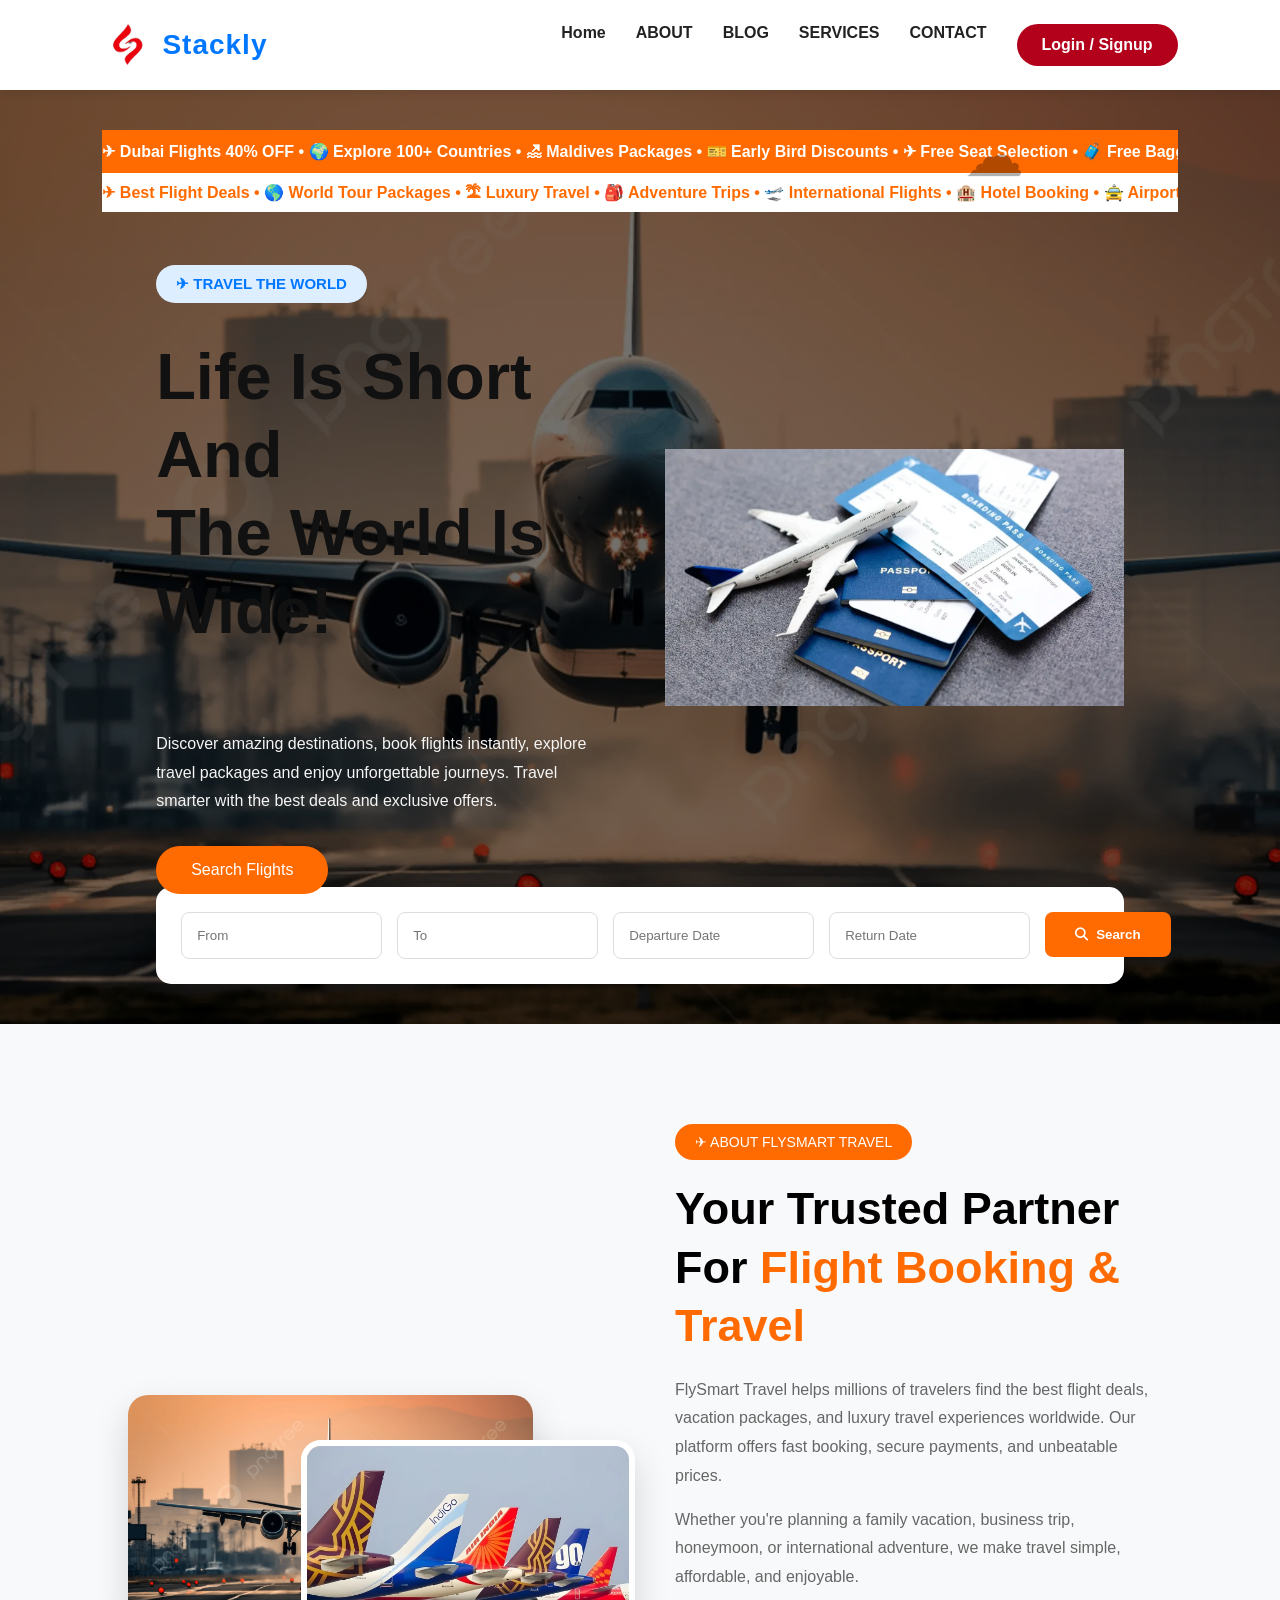
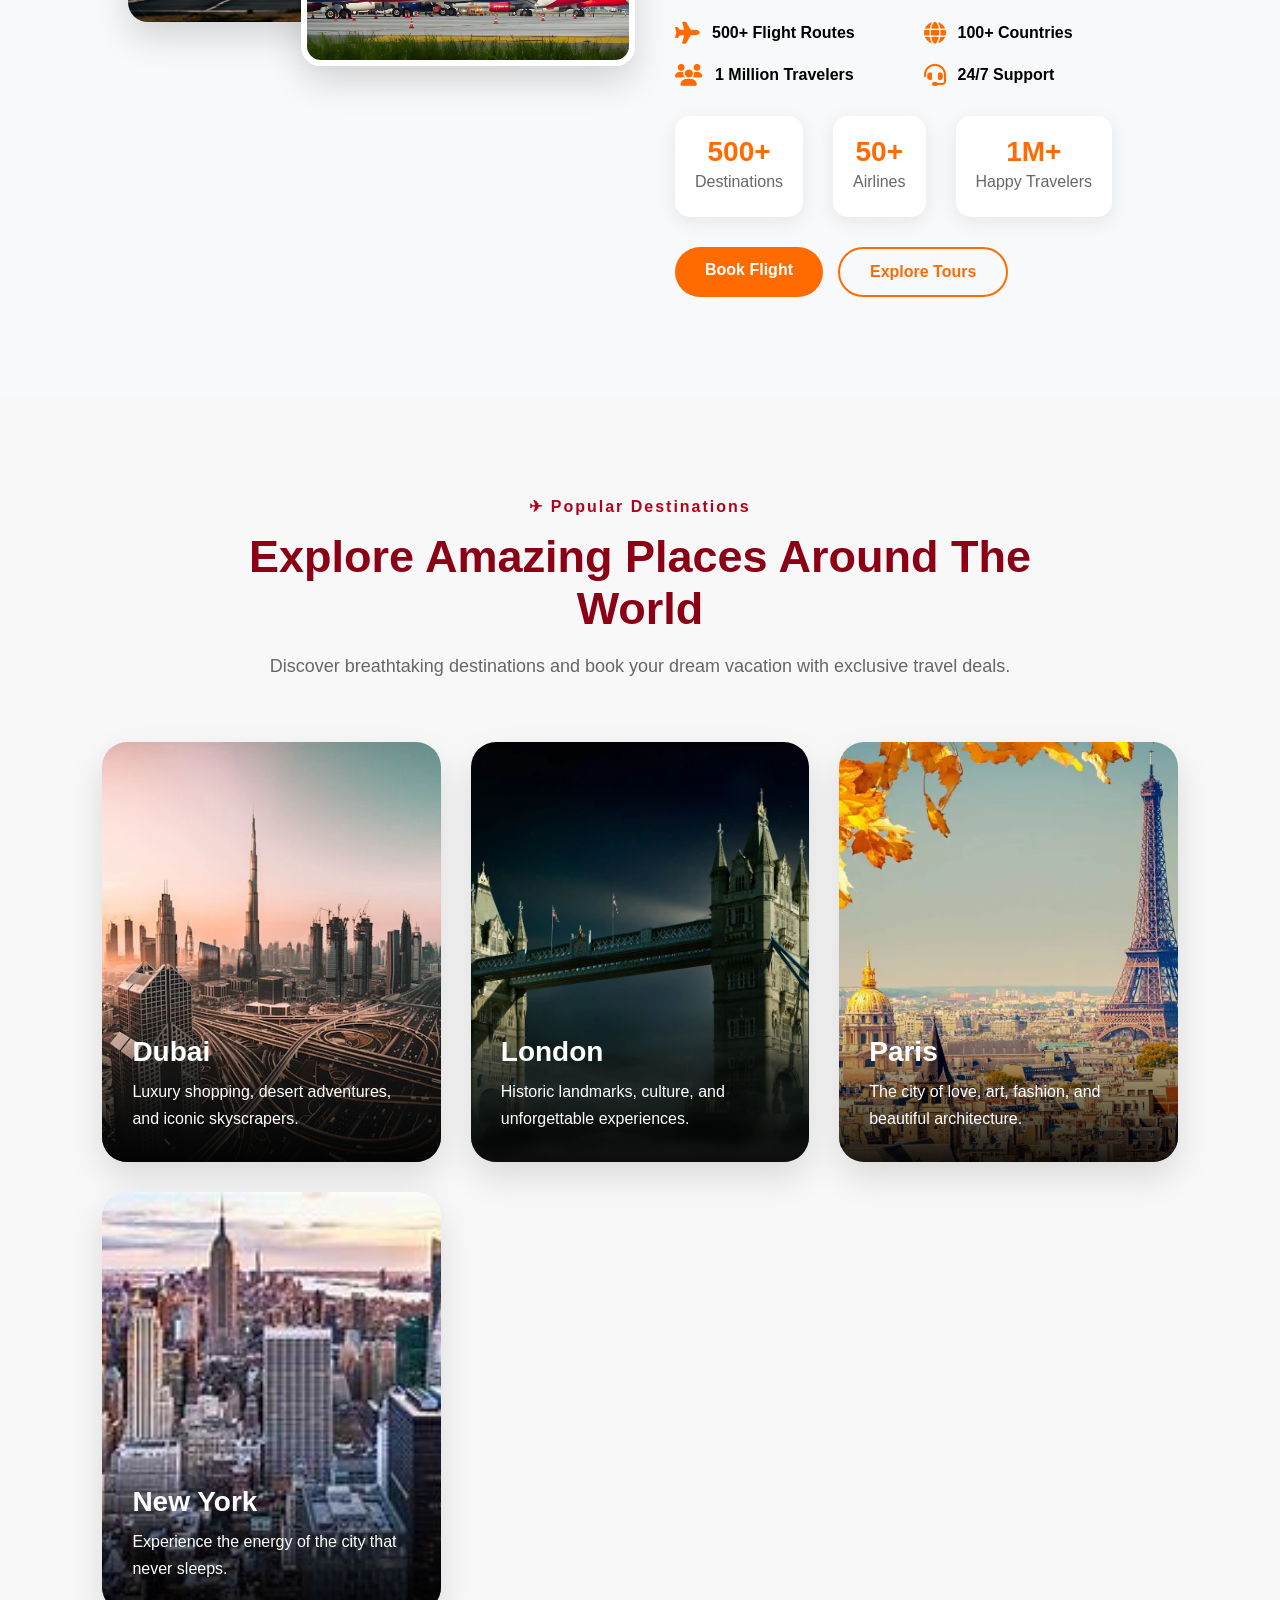
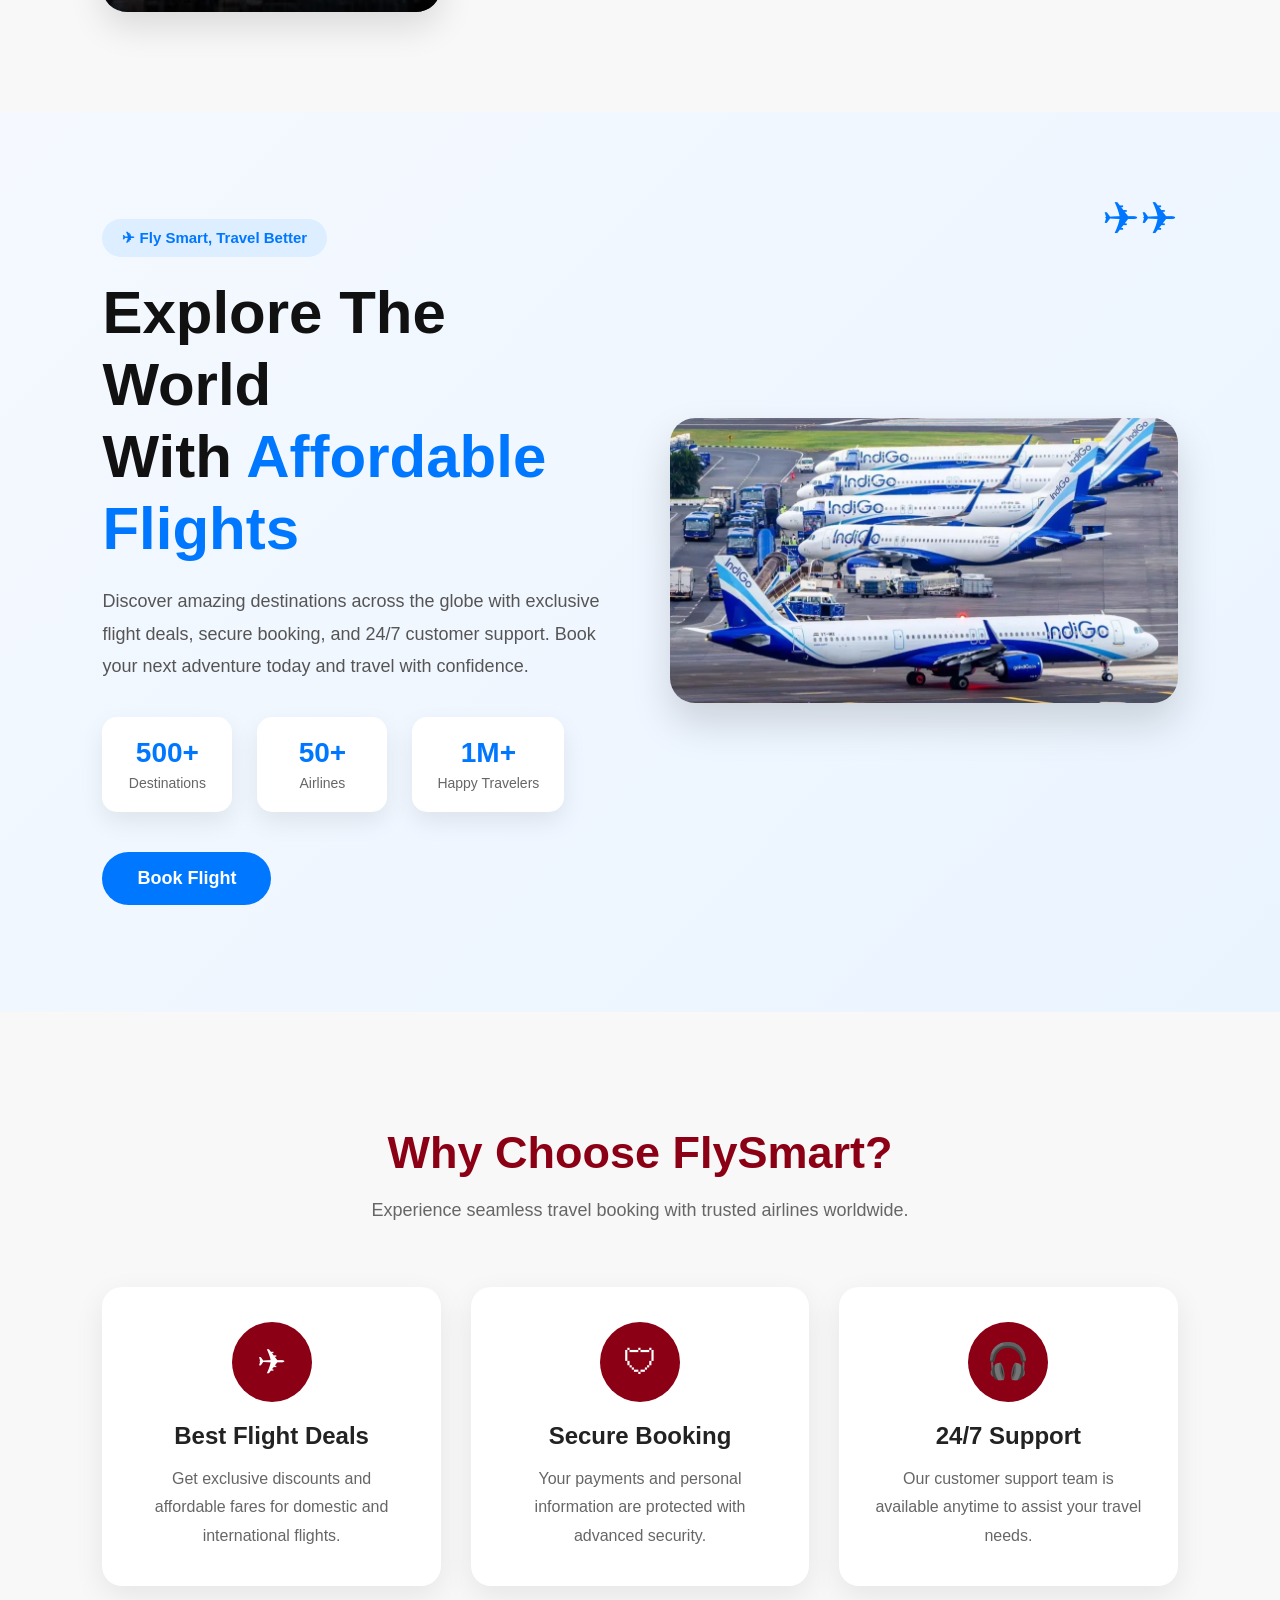
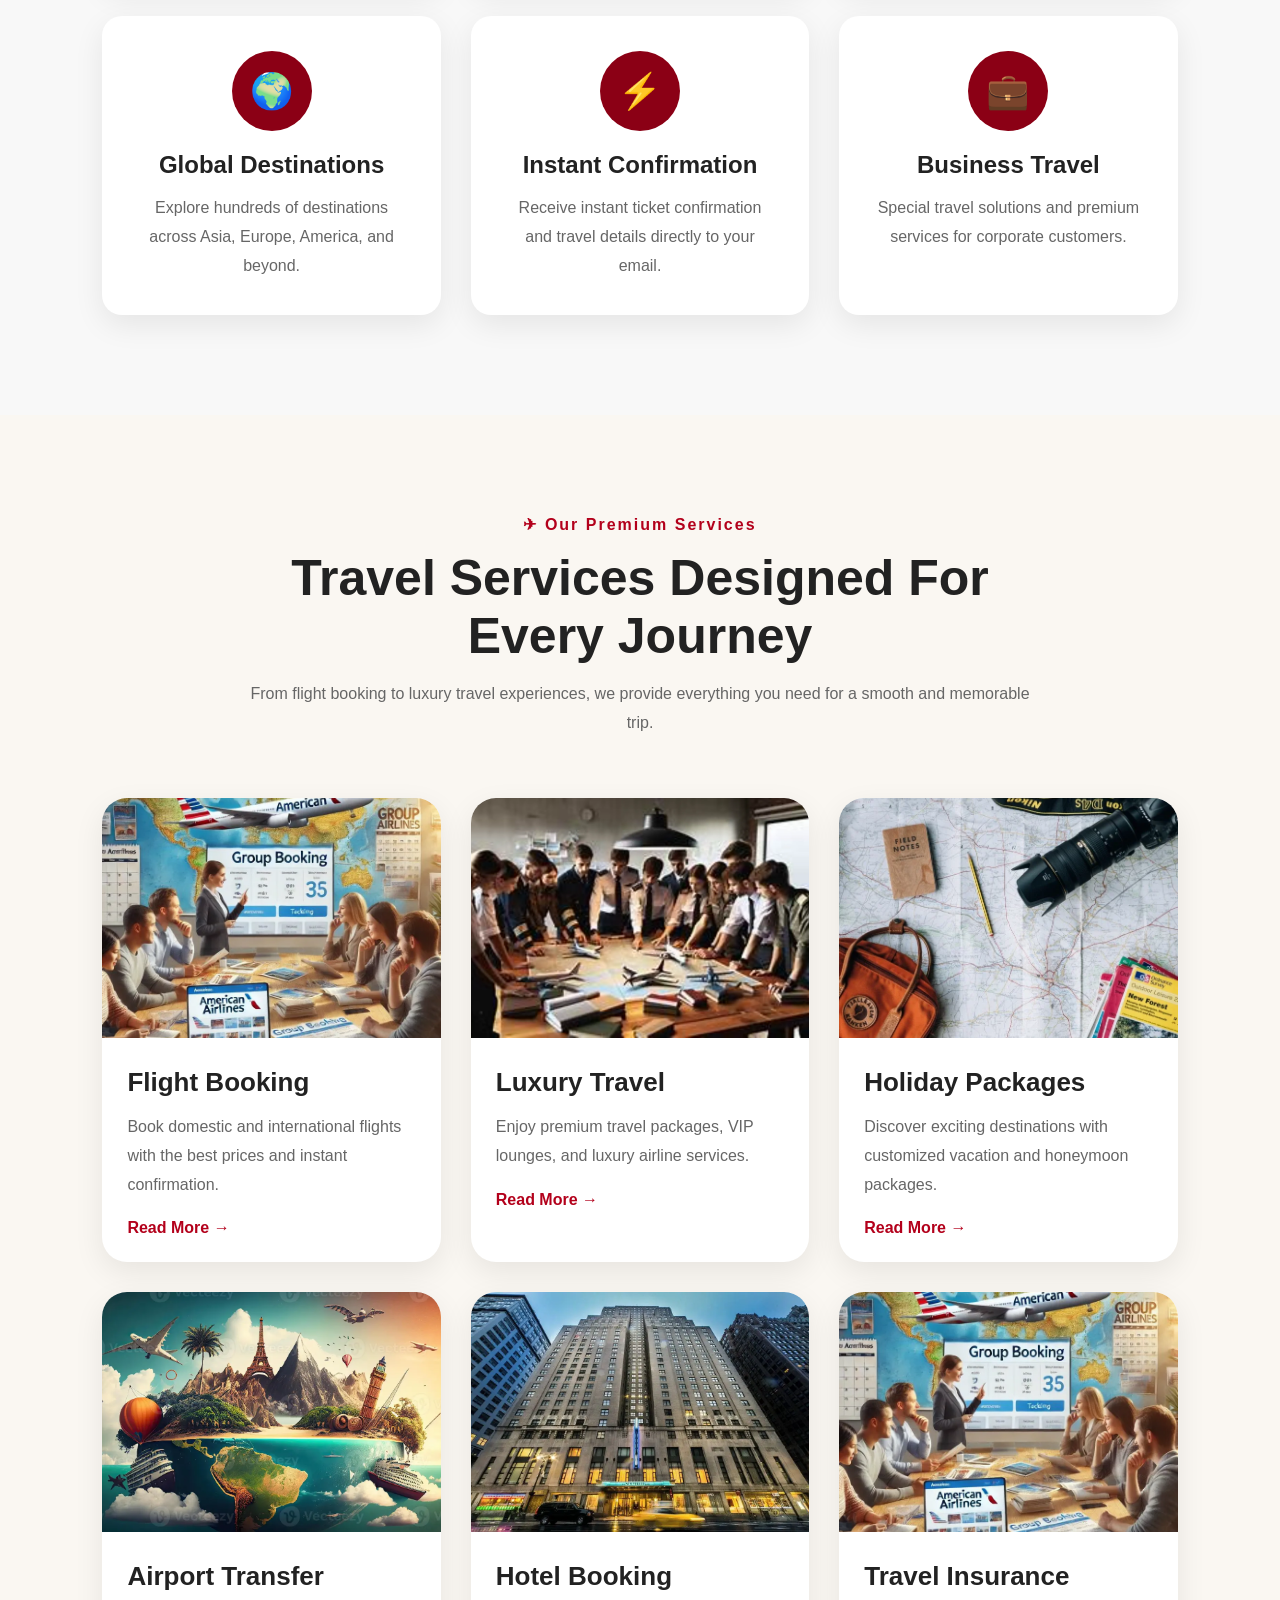
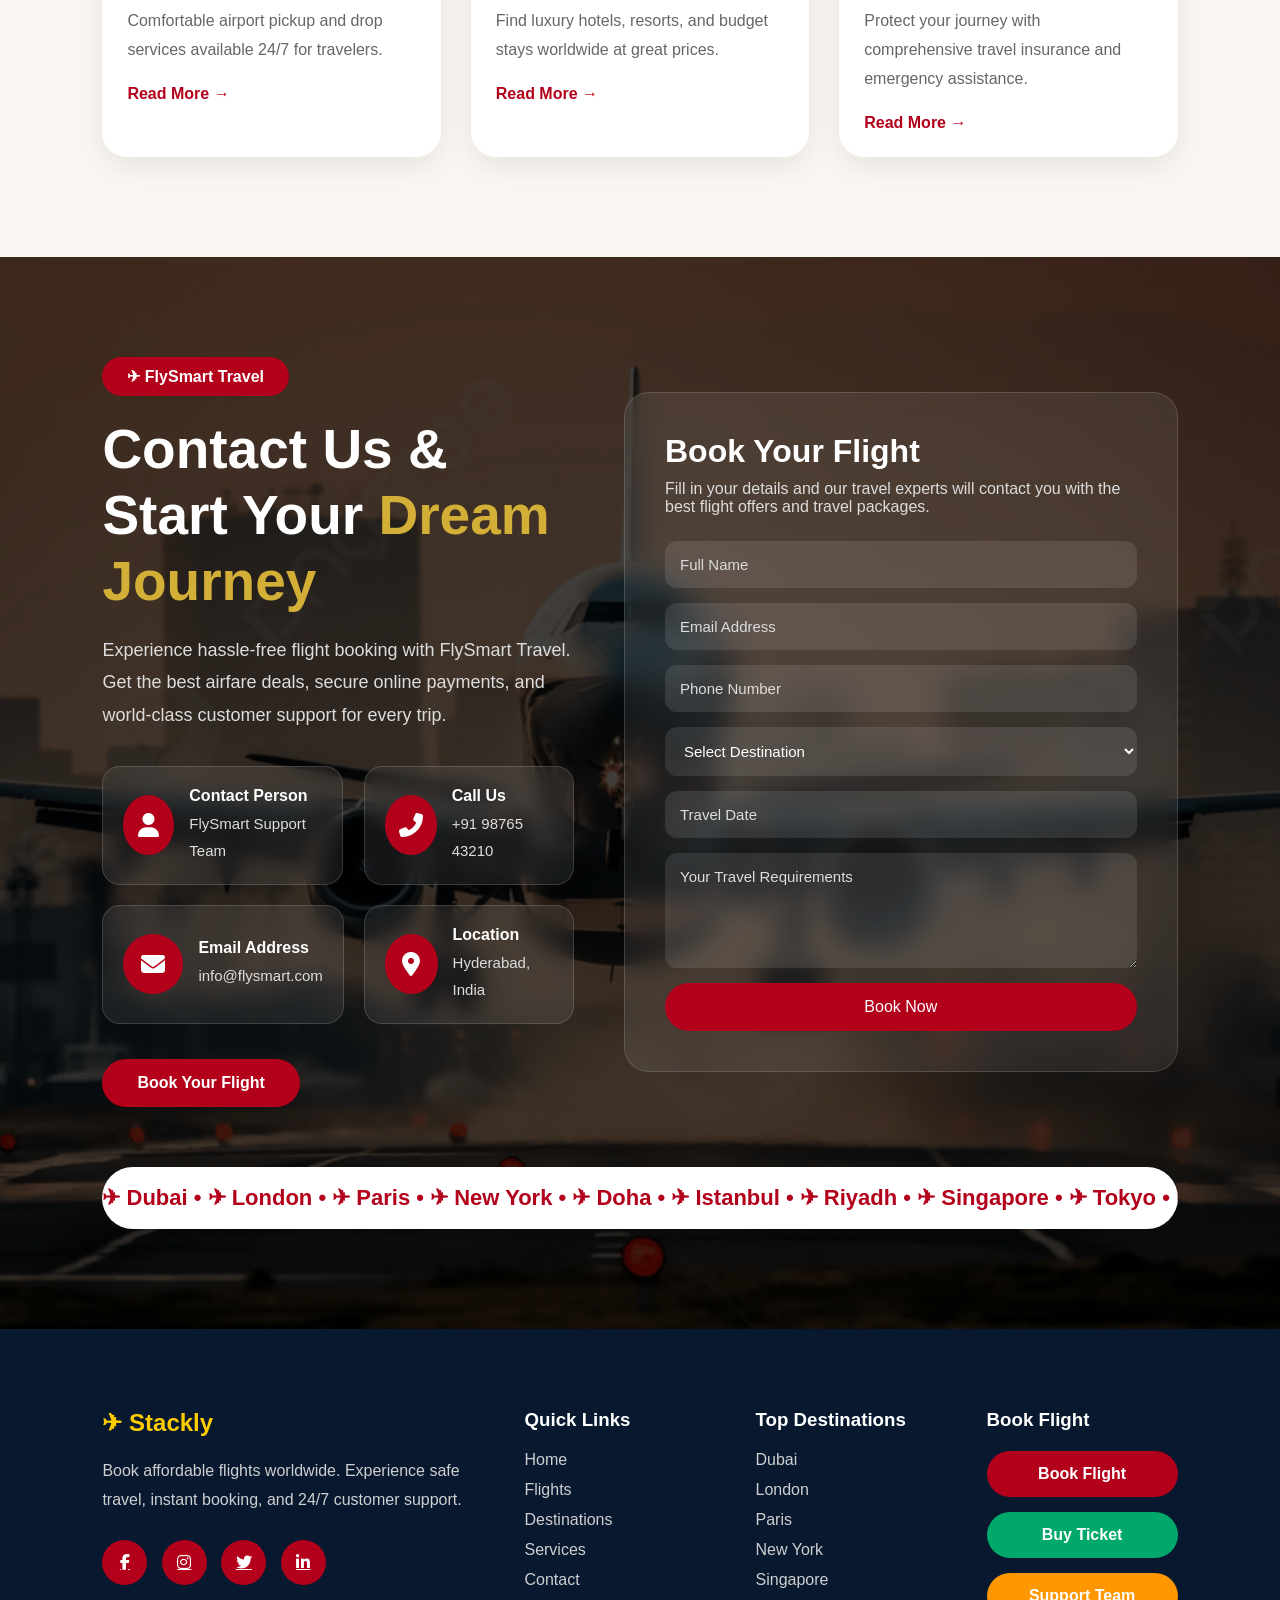
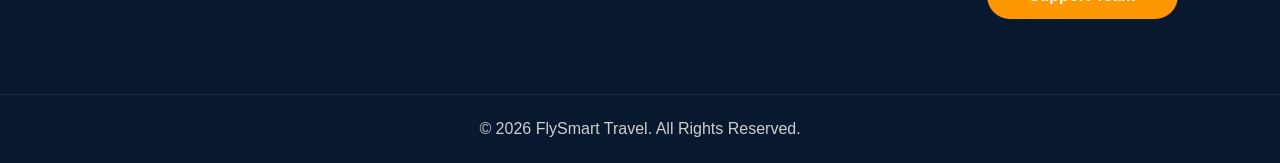
<file: index.html>
<!DOCTYPE html>
<html lang="en">
<head>
    <meta charset="UTF-8">
    <meta name="viewport" content="width=device-width, initial-scale=1.0">
    <title>Trip Travel Website</title>

    <link rel="stylesheet" href="style.css">

    <link rel="stylesheet"
        href="https://cdnjs.cloudflare.com/ajax/libs/font-awesome/6.5.1/css/all.min.css">
</head>
<body>

    <!-- Header -->
<header>
   <div class="logo">
    <a href="index.html">
    <img src="image-12.webp" alt="Stackly Logo">
    <span>Stackly</span>
    </a>
</div>

    <!-- Toggle Button -->
    <div class="menu-toggle" id="menuToggle">
        <i class="fas fa-bars"></i>
    </div>

    <nav id="navbar">
        <a href="index.html">Home</a>
        <a href="about.html">ABOUT</a>
        <a href="blog.html">BLOG</a>
        <a href="services.html">SERVICES</a>
        <a href="contact.html">CONTACT</a>
    
<a href="login.html" class="login-btn">
    Login / Signup
</a>
    </nav>

</header>

    <!-- Hero Section -->
    <section class="hero">

        <!-- Top Offer Bar -->
        <div class="top-marquee">
            <div class="marquee-content">
                ✈ Dubai Flights 40% OFF • 🌍 Explore 100+ Countries • 🏖 Maldives Packages •
                🎫 Early Bird Discounts • ✈ Free Seat Selection • 🧳 Free Baggage Offers •
                🌟 Premium Travel Experience • 🚀 Book Now & Save More •
            </div>
        </div>

        <!-- Scrolling Text -->
        <div class="scroll-text">
            <h3>
                ✈ Best Flight Deals • 🌎 World Tour Packages • 🏝 Luxury Travel •
                🎒 Adventure Trips • 🛫 International Flights • 🏨 Hotel Booking •
                🚖 Airport Pickup • 🎟 Exclusive Offers • Book Now •
            </h3>
        </div>

        <!-- Hero Content -->
        <div class="hero-content">

            <!-- Left Side -->
            <div class="left">

                <span class="sub-title">
                    ✈ TRAVEL THE WORLD
                </span>

                <h1>
                    Life Is Short And <br>
                    The World Is Wide!
                </h1>

                <div class="typing-text">
                    <span id="typed"></span>
                </div>

                <p>
                    Discover amazing destinations, book flights instantly,
                    explore travel packages and enjoy unforgettable journeys.
                    Travel smarter with the best deals and exclusive offers.
                </p>

               <a href="contact.html">
    <button class="hero-btn">
        Search Flights
    </button>
</a>

            </div>

            <!-- Right Side -->
            <div class="right">

                <img src="image-1.webp" alt="Airplane">

            </div>

        </div>

        <!-- Search Box -->
        <div class="search-box">

            <input type="text" placeholder="From">

            <input type="text" placeholder="To">

         <input type="text" class="custom-date" placeholder="Departure Date" readonly>
 
<input type="text" class="custom-date" placeholder="Return Date" readonly>
 
 
          <a href="404.html">
    <button id="searchBtn">
        <i class="fa-solid fa-magnifying-glass"></i>

        Search
    </button>
</a>

        </div>

    </section>

  <!-- ================= ABOUT SECTION ================= -->

<section class="about">

    <div class="about-images">

        <img src="image-4.webp" alt="Flight">

        <img src="image-7.webp" alt="Travel">

    </div>

    <div class="about-content">

        <span class="about-tag">✈ ABOUT FLYSMART TRAVEL</span>

        <h2>
            Your Trusted Partner For
            <span>Flight Booking & Travel</span>
        </h2>

        <p>
            FlySmart Travel helps millions of travelers find the best flight deals,
            vacation packages, and luxury travel experiences worldwide. Our platform
            offers fast booking, secure payments, and unbeatable prices.
        </p>

        <p>
            Whether you're planning a family vacation, business trip, honeymoon,
            or international adventure, we make travel simple, affordable,
            and enjoyable.
        </p>

        <div class="about-features">

            <div class="feature">
                <i class="fas fa-plane"></i>
                <span>500+ Flight Routes</span>
            </div>

            <div class="feature">
                <i class="fas fa-globe"></i>
                <span>100+ Countries</span>
            </div>

            <div class="feature">
                <i class="fas fa-users"></i>
                <span>1 Million Travelers</span>
            </div>

            <div class="feature">
                <i class="fas fa-headset"></i>
                <span>24/7 Support</span>
            </div>

        </div>

        <div class="about-stats">

            <div class="stat">
                <h3>500+</h3>
                <p>Destinations</p>
            </div>

            <div class="stat">
                <h3>50+</h3>
                <p>Airlines</p>
            </div>

            <div class="stat">
                <h3>1M+</h3>
                <p>Happy Travelers</p>
            </div>

        </div>

        <div class="about-buttons">
            <a href="login.html" class="btn-primary">Book Flight</a>
            <a href="blog.html" class="btn-secondary">Explore Tours</a>
        </div>

    </div>

</section>


<!-- ================= DESTINATIONS ================= -->
<section class="destinations">

    <div class="section-title">
        <span>✈ Popular Destinations</span>
        <h2>Explore Amazing Places Around The World</h2>
        <p>
            Discover breathtaking destinations and book your dream vacation
            with exclusive travel deals.
        </p>
    </div>

    <div class="destination-grid">

        <div class="destination-card">
            <img src="dubai.webp" alt="Dubai">
            <div class="destination-content">
                <h3>Dubai</h3>
                <p>Luxury shopping, desert adventures, and iconic skyscrapers.</p>
            </div>
        </div>

        <div class="destination-card">
            <img src="london.webp" alt="London">
            <div class="destination-content">
                <h3>London</h3>
                <p>Historic landmarks, culture, and unforgettable experiences.</p>
            </div>
        </div>

        <div class="destination-card">
            <img src="paris.webp" alt="Paris">
            <div class="destination-content">
                <h3>Paris</h3>
                <p>The city of love, art, fashion, and beautiful architecture.</p>
            </div>
        </div>

        <div class="destination-card">
            <img src="newyork.webp" alt="New York">
            <div class="destination-content">
                <h3>New York</h3>
                <p>Experience the energy of the city that never sleeps.</p>
            </div>
        </div>

    </div>

</section>
<section class="flight-banner">
    <div class="flight-content">

        <span class="sub-title">✈ Fly Smart, Travel Better</span>

        <h2>
            Explore The World <br>
            With <span>Affordable Flights</span>
        </h2>

        <p>
            Discover amazing destinations across the globe with exclusive
            flight deals, secure booking, and 24/7 customer support.
            Book your next adventure today and travel with confidence.
        </p>

        <div class="flight-stats">
            <div class="stat-box">
                <h3>500+</h3>
                <span>Destinations</span>
            </div>

            <div class="stat-box">
                <h3>50+</h3>
                <span>Airlines</span>
            </div>

            <div class="stat-box">
                <h3>1M+</h3>
                <span>Happy Travelers</span>
            </div>
        </div>

        <a href="#" class="flight-btn">Book Flight</a>

    </div>

    <div class="flight-image">
        <img src="image-6.webp" alt="Flight">
    </div>

    <div class="plane">✈✈</div>
</section>

<section class="why-us">
    <div class="section-title">
        <h2>Why Choose FlySmart?</h2>
        <p>Experience seamless travel booking with trusted airlines worldwide.</p>
    </div>

    <div class="card-container">

        <div class="card">
            <div class="icon">✈</div>
            <h3>Best Flight Deals</h3>
            <p>
                Get exclusive discounts and affordable fares for domestic and international flights.
            </p>
        </div>

        <div class="card">
            <div class="icon">🛡</div>
            <h3>Secure Booking</h3>
            <p>
                Your payments and personal information are protected with advanced security.
            </p>
        </div>

        <div class="card">
            <div class="icon">🎧</div>
            <h3>24/7 Support</h3>
            <p>
                Our customer support team is available anytime to assist your travel needs.
            </p>
        </div>

        <div class="card">
            <div class="icon">🌍</div>
            <h3>Global Destinations</h3>
            <p>
                Explore hundreds of destinations across Asia, Europe, America, and beyond.
            </p>
        </div>

        <div class="card">
            <div class="icon">⚡</div>
            <h3>Instant Confirmation</h3>
            <p>
                Receive instant ticket confirmation and travel details directly to your email.
            </p>
        </div>

        <div class="card">
            <div class="icon">💼</div>
            <h3>Business Travel</h3>
            <p>
                Special travel solutions and premium services for corporate customers.
            </p>
        </div>

    </div>
</section>
<section class="services">
    <div class="section-header">
        <span>✈ Our Premium Services</span>
        <h2>Travel Services Designed For Every Journey</h2>
        <p>
            From flight booking to luxury travel experiences, we provide
            everything you need for a smooth and memorable trip.
        </p>
    </div>

    <div class="services-grid">

        <div class="service-card">
            <img src="image-13.webp" alt="">
            <div class="service-content">
                <h3>Flight Booking</h3>
                <p>
                    Book domestic and international flights with the best
                    prices and instant confirmation.
                </p>
                <a href="404.html">Read More →</a>
            </div>
        </div>

        <div class="service-card">
            <img src="image-5.webp" alt="">
            <div class="service-content">
                <h3>Luxury Travel</h3>
                <p>
                    Enjoy premium travel packages, VIP lounges,
                    and luxury airline services.
                </p>
                <a href="404.html">Read More →</a>
            </div>
        </div>

        <div class="service-card">
            <img src="image-11.webp" alt="">
            <div class="service-content">
                <h3>Holiday Packages</h3>
                <p>
                    Discover exciting destinations with customized
                    vacation and honeymoon packages.
                </p>
                <a href="404.html">Read More →</a>
            </div>
        </div>

        <div class="service-card">
            <img src="image-15.webp" alt="">
            <div class="service-content">
                <h3>Airport Transfer</h3>
                <p>
                    Comfortable airport pickup and drop services
                    available 24/7 for travelers.
                </p>
                <a href="404.html">Read More →</a>
            </div>
        </div>

        <div class="service-card">
            <img src="image-2.webp" alt="">
            <div class="service-content">
                <h3>Hotel Booking</h3>
                <p>
                    Find luxury hotels, resorts, and budget stays
                    worldwide at great prices.
                </p>
                <a href="404.html">Read More →</a>
            </div>
        </div>

        <div class="service-card">
            <img src="image-13.webp" alt="">
            <div class="service-content">
                <h3>Travel Insurance</h3>
                <p>
                    Protect your journey with comprehensive travel
                    insurance and emergency assistance.
                </p>
                <a href="404.html">Read More →</a>
            </div>
        </div>

    </div>
</section>

<!-- CONTACT SECTION -->
<section class="contact-section">

    <div class="contact-container">

        <!-- LEFT SIDE -->
        <div class="contact-content">

            <span class="tag">✈ FlySmart Travel</span>

            <h2>
                Contact Us & Start Your
                <span>Dream Journey</span>
            </h2>

            <p>
                Experience hassle-free flight booking with FlySmart Travel.
                Get the best airfare deals, secure online payments, and
                world-class customer support for every trip.
            </p>

            <div class="contact-info">

                <div class="info-card">
                    <i class="fas fa-user"></i>
                    <div>
                        <h4>Contact Person</h4>
                        <p>FlySmart Support Team</p>
                    </div>
                </div>

                <div class="info-card">
                    <i class="fas fa-phone-alt"></i>
                    <div>
                        <h4>Call Us</h4>
                        <p>+91 98765 43210</p>
                    </div>
                </div>

                <div class="info-card">
                    <i class="fas fa-envelope"></i>
                    <div>
                        <h4>Email Address</h4>
                        <p>info@flysmart.com</p>
                    </div>
                </div>

                <div class="info-card">
                    <i class="fas fa-map-marker-alt"></i>
                    <div>
                        <h4>Location</h4>
                        <p>Hyderabad, India</p>
                    </div>
                </div>

            </div>

            <a href="login.html" class="contact-btn">Book Your Flight</a>

        </div>

        <!-- RIGHT SIDE FORM -->
        <div class="contact-form-box">

            <h3>Book Your Flight</h3>

            <p>
                Fill in your details and our travel experts will contact you
                with the best flight offers and travel packages.
            </p>

            <form>

                <input type="text" placeholder="Full Name" required>

                <input type="email" placeholder="Email Address" required>

                <input type="tel" placeholder="Phone Number" required>

                <select required>
                    <option value="">Select Destination</option>
                    <option>Dubai</option>
                    <option>London</option>
                    <option>Paris</option>
                    <option>New York</option>
                    <option>Doha</option>
                    <option>Singapore</option>
                    <option>Tokyo</option>
                </select>

                <input type="text" class="custom-date" placeholder="Travel Date" readonly required>

                <textarea rows="5" placeholder="Your Travel Requirements"></textarea>

                <button type="submit">Book Now</button>

            </form>

        </div>

    </div>

    <!-- SCROLLING ROUTES -->
    <div class="scrolling-box">
        <div class="scrolling-track">
            ✈ Dubai • ✈ London • ✈ Paris • ✈ New York • ✈ Doha • ✈ Istanbul • ✈ Riyadh • ✈ Singapore • ✈ Tokyo • ✈ Sydney • ✈ Amsterdam • ✈ Cairo • ✈ Dubai • ✈ London • ✈ Paris • ✈ New York • ✈ Doha
        </div>
    </div>

</section>

<footer class="footer">

    <div class="footer-container">

        <div class="footer-box">
            <h2>✈ Stackly</h2>
            <p>
                Book affordable flights worldwide. Experience safe travel,
                instant booking, and 24/7 customer support.
            </p>

            <div class="social-icons">
                <a href="404.html"><i class="fab fa-facebook-f"></i></a>
                <a href="404.html"><i class="fab fa-instagram"></i></a>
                <a href="404.html"><i class="fab fa-twitter"></i></a>
                <a href="404.html"><i class="fab fa-linkedin-in"></i></a>
            </div>
        </div>

        <div class="footer-box">
            <h3>Quick Links</h3>
            <ul>
                <li><a href="index.html">Home</a></li>
                <li><a href="about.html">Flights</a></li>
                <li><a href="blog.html">Destinations</a></li>
                <li><a href="services.html">Services</a></li>
                <li><a href="contact.html">Contact</a></li>
            </ul>
        </div>

        <div class="footer-box">
            <h3>Top Destinations</h3>
            <ul>
                <li><a href="404.html">Dubai</a></li>
                <li><a href="404.html">London</a></li>
                <li><a href="404.html">Paris</a></li>
                <li><a href="404.html">New York</a></li>
                <li><a href="404.html">Singapore</a></li>
            </ul>
        </div>

        <div class="footer-box">
            <h3>Book Flight</h3>

            <a href="login.html" class="footer-btn btn-flight">
                Book Flight
            </a>

            <a href="404.html" class="footer-btn btn-ticket">
                Buy Ticket
            </a>

            <a href="contact.html" class="footer-btn btn-support">
                Support Team
            </a>
        </div>

    </div>

    <div class="footer-bottom">
        <p>© 2026 FlySmart Travel. All Rights Reserved.</p>
    </div>

</footer>
<script>
(function () {
    const monthNames = ["January","February","March","April","May","June",
        "July","August","September","October","November","December"];
    const dayNames = ["Su","Mo","Tu","We","Th","Fr","Sa"];
 
    function pad(n) { return n < 10 ? "0" + n : n; }
 
    function buildPicker(input) {
        const picker = document.createElement("div");
        picker.className = "custom-date-picker";
        document.body.appendChild(picker);
 
        let viewDate = new Date();
 
        function render() {
            const year = viewDate.getFullYear();
            const month = viewDate.getMonth();
            const firstDay = new Date(year, month, 1).getDay();
            const daysInMonth = new Date(year, month + 1, 0).getDate();
            const today = new Date();
            today.setHours(0,0,0,0);
 
            let html = `<div class="cdp-header">
<button type="button" data-nav="-1">‹</button>
<span>${monthNames[month]} ${year}</span>
<button type="button" data-nav="1">›</button>
</div>
<div class="cdp-grid">`;
 
            dayNames.forEach(d => html += `<div class="cdp-day-name">${d}</div>`);
            for (let i = 0; i < firstDay; i++) html += `<div class="cdp-day cdp-empty"></div>`;
 
            for (let d = 1; d <= daysInMonth; d++) {
                const cellDate = new Date(year, month, d);
                cellDate.setHours(0,0,0,0);
                const disabled = cellDate < today ? "cdp-disabled" : "";
                html += `<div class="cdp-day ${disabled}" data-day="${d}">${d}</div>`;
            }
            html += `</div>`;
            picker.innerHTML = html;
 
            picker.querySelector('[data-nav="-1"]').onclick = () => {
                viewDate.setMonth(viewDate.getMonth() - 1);
                render();
            };
            picker.querySelector('[data-nav="1"]').onclick = () => {
                viewDate.setMonth(viewDate.getMonth() + 1);
                render();
            };
            picker.querySelectorAll(".cdp-day[data-day]").forEach(cell => {
                cell.onclick = () => {
                    const d = parseInt(cell.getAttribute("data-day"), 10);
                    const chosen = new Date(year, month, d);
                    input.value = `${monthNames[month].slice(0,3)} ${pad(d)}, ${year}`;
                    input.dataset.iso = `${year}-${pad(month+1)}-${pad(d)}`;
                    closePicker();
                };
            });
        }
 
        function openPicker() {
            document.querySelectorAll(".custom-date-picker.open").forEach(p => p.classList.remove("open"));
            const rect = input.getBoundingClientRect();
            picker.style.top = (window.scrollY + rect.bottom + 6) + "px";
            picker.style.left = (window.scrollX + rect.left) + "px";
            render();
            picker.classList.add("open");
        }
 
        function closePicker() {
            picker.classList.remove("open");
        }
 
        input.addEventListener("click", (e) => {
            e.stopPropagation();
            openPicker();
        });
 
        document.addEventListener("click", (e) => {
            if (!picker.contains(e.target) && e.target !== input) closePicker();
        });
 
        window.addEventListener("resize", closePicker);
        window.addEventListener("scroll", closePicker, true);
    }
 
    document.querySelectorAll("input.custom-date").forEach(buildPicker);
})();
</script>

 
<script src="script.js"></script>

</body>
</html>
</file>
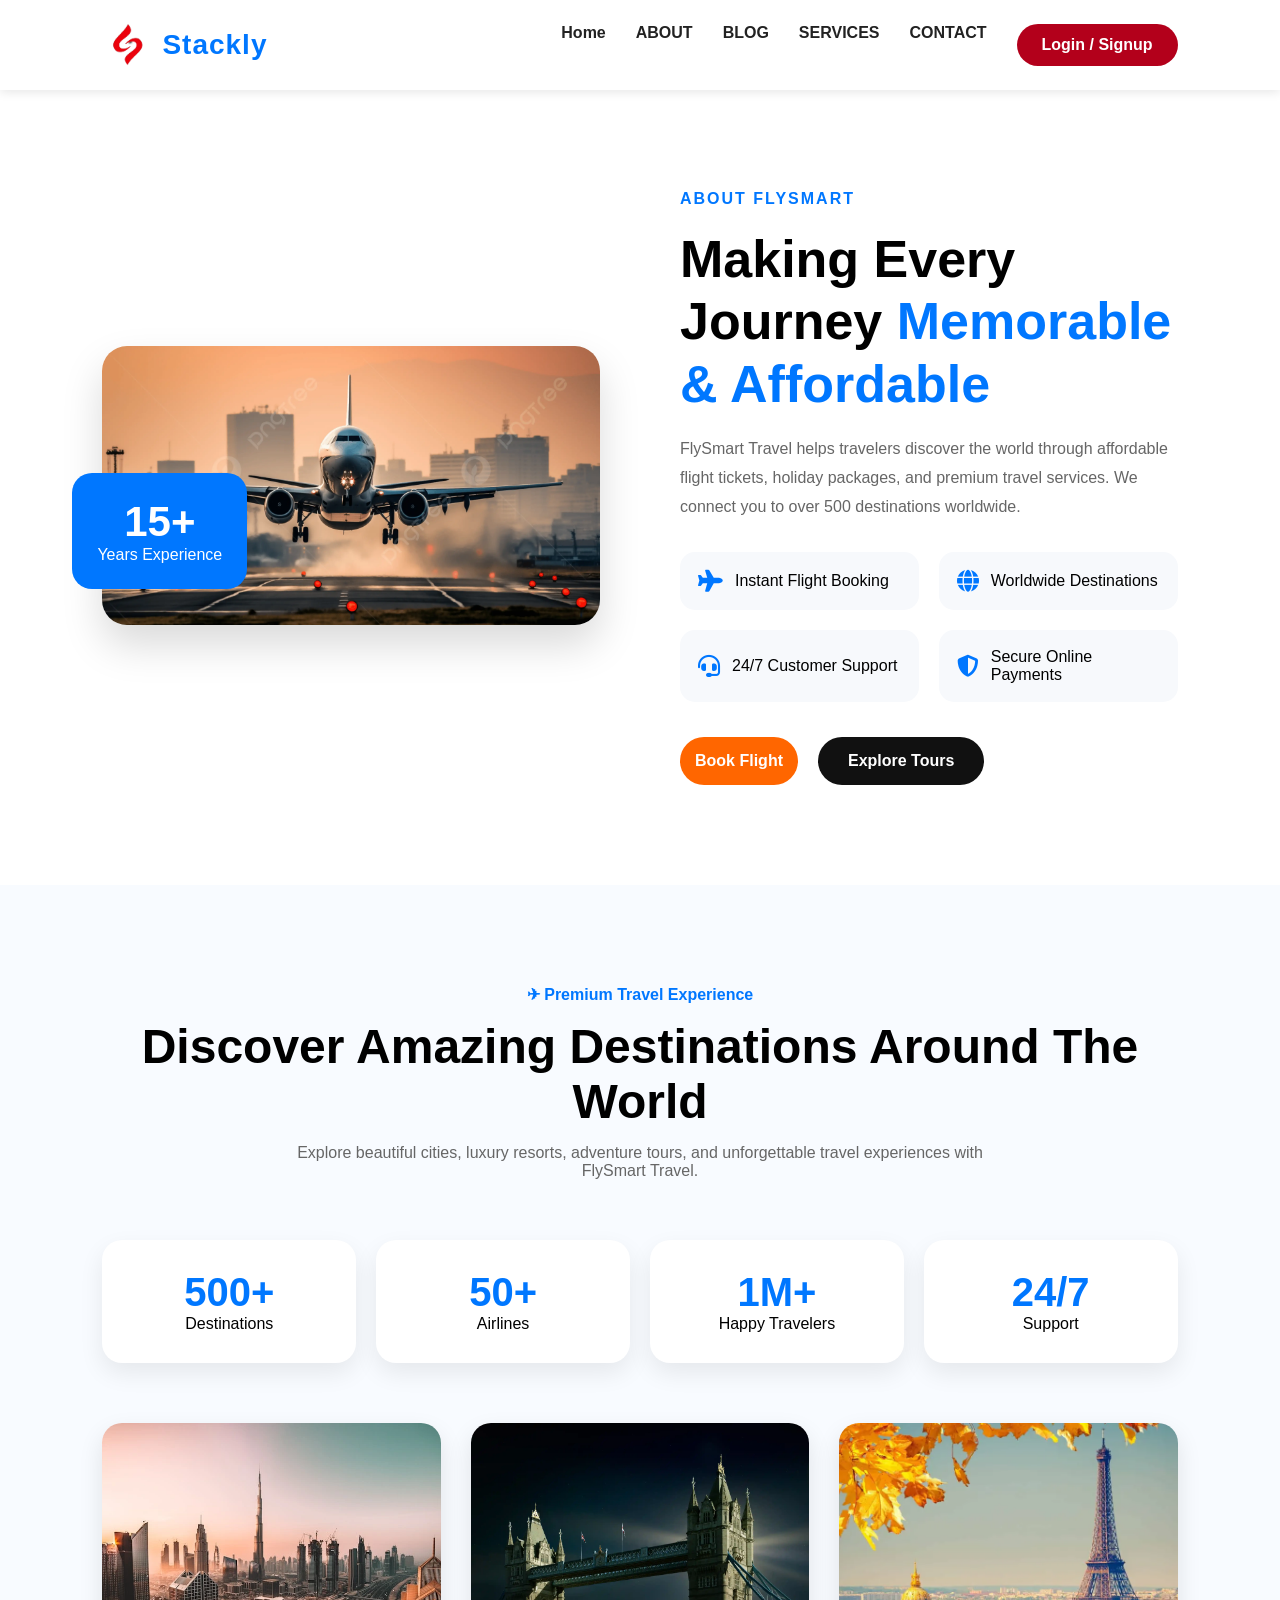
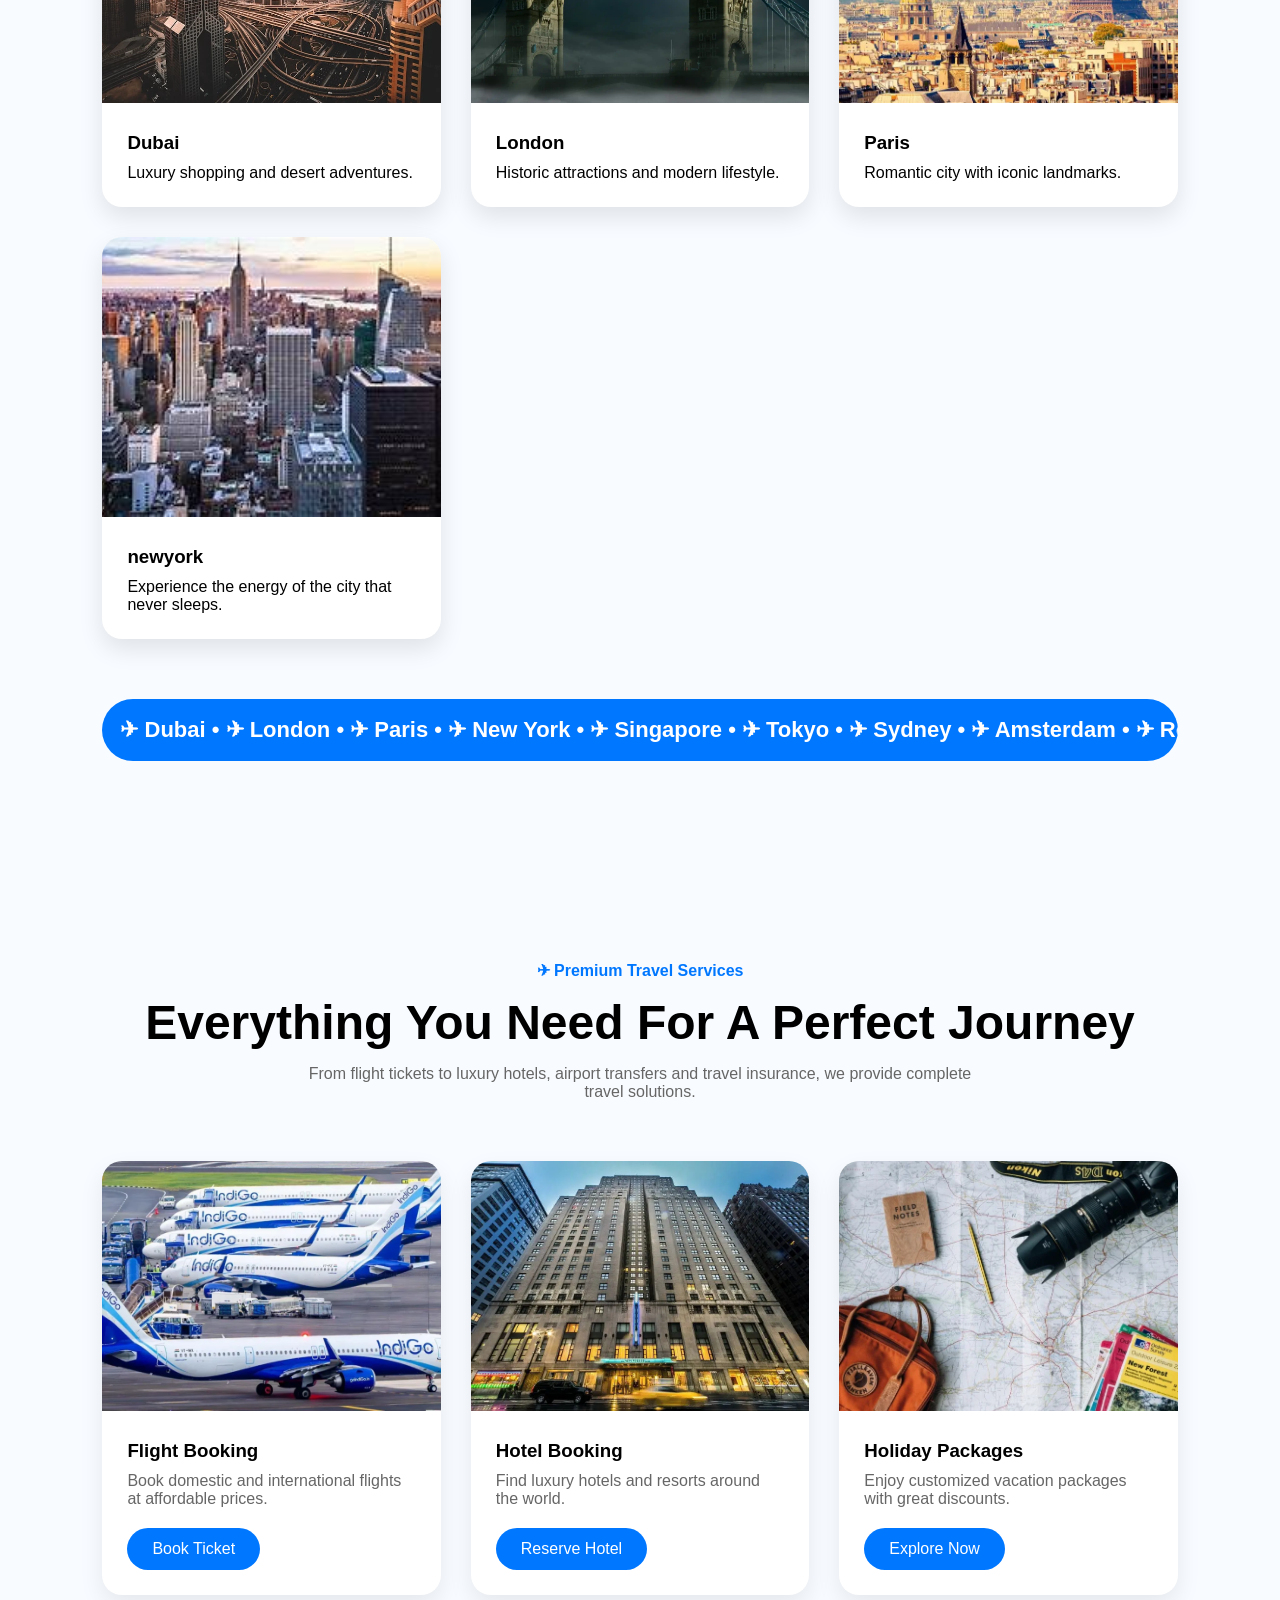
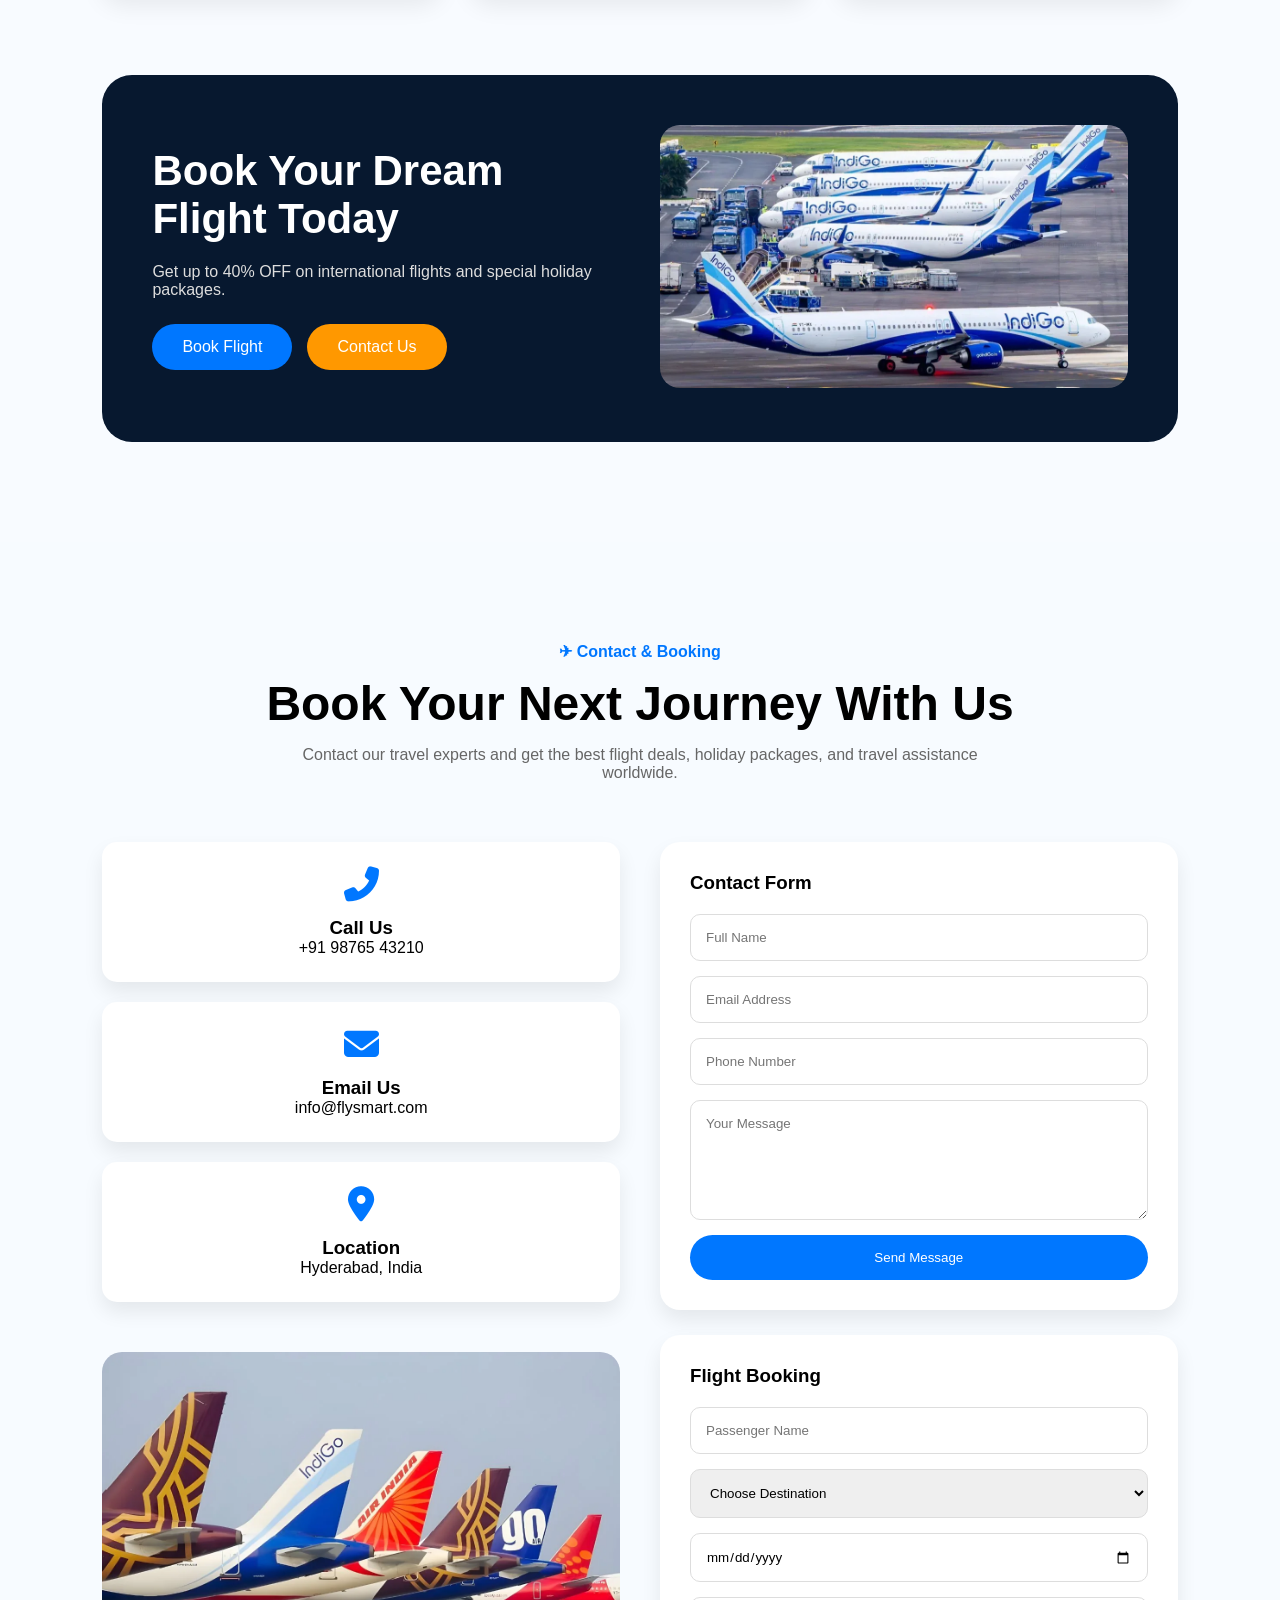
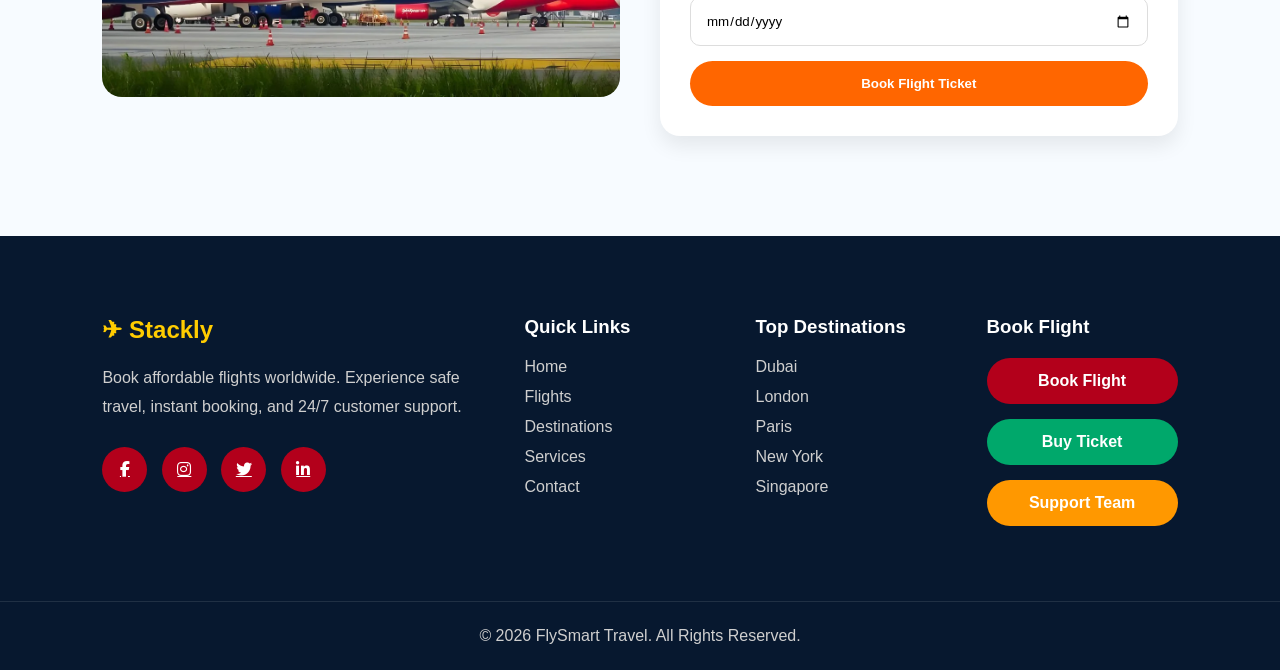
<file: about.html>
<!DOCTYPE html>
<html lang="en">
<head>
    <meta charset="UTF-8">
    <meta name="viewport" content="width=device-width, initial-scale=1.0">
    <title>Trip Travel Website</title>

    <link rel="stylesheet" href="about.css">

    <link rel="stylesheet"
        href="https://cdnjs.cloudflare.com/ajax/libs/font-awesome/6.5.1/css/all.min.css">
</head>
<body>

    <!-- Header -->
<header>
   <div class="logo">
    <a href="index.html">
    <img src="image-12.webp" alt="Stackly Logo">
    <span>Stackly</span>
    </a>
</div>

    <!-- Toggle Button -->
    <div class="menu-toggle" id="menuToggle">
        <i class="fas fa-bars"></i>
    </div>

    <nav id="navbar">
        <a href="index.html">Home</a>
        <a href="about.html">ABOUT</a>
        <a href="blog.html">BLOG</a>
        <a href="services.html">SERVICES</a>
        <a href="contact.html">CONTACT</a>
    
<a href="login.html" class="login-btn">
    Login / Signup
</a>
    </nav>

</header>


<section class="about-section">

    <div class="about-left">

        <div class="experience-box">
            <h2>15+</h2>
            <span>Years Experience</span>
        </div>

        <img src="image-4.webp" alt="Flight">

    </div>

    <div class="about-right">

        <span class="about-tag">ABOUT FLYSMART</span>

        <h2>
            Making Every Journey
            <span>Memorable & Affordable</span>
        </h2>

        <p>
            FlySmart Travel helps travelers discover the world through
            affordable flight tickets, holiday packages, and premium travel
            services. We connect you to over 500 destinations worldwide.
        </p>

        <div class="about-list">

            <div class="list-item">
                <i class="fas fa-plane"></i>
                <span>Instant Flight Booking</span>
            </div>

            <div class="list-item">
                <i class="fas fa-globe"></i>
                <span>Worldwide Destinations</span>
            </div>

            <div class="list-item">
                <i class="fas fa-headset"></i>
                <span>24/7 Customer Support</span>
            </div>

            <div class="list-item">
                <i class="fas fa-shield-alt"></i>
                <span>Secure Online Payments</span>
            </div>

        </div>

        <div class="about-buttons">
            <a href="login.html" class="book-btn">Book Flight</a>
            <a href="services.html" class="tour-btn">Explore Tours</a>
        </div>

    </div>

</section>

<section class="travel-showcase">

    <div class="section-heading">
        <span>✈ Premium Travel Experience</span>
        <h2>Discover Amazing Destinations Around The World</h2>
        <p>
            Explore beautiful cities, luxury resorts, adventure tours,
            and unforgettable travel experiences with FlySmart Travel.
        </p>
    </div>

    <!-- Stats -->
    <div class="travel-stats">

        <div class="travel-stat">
            <h3>500+</h3>
            <p>Destinations</p>
        </div>

        <div class="travel-stat">
            <h3>50+</h3>
            <p>Airlines</p>
        </div>

        <div class="travel-stat">
            <h3>1M+</h3>
            <p>Happy Travelers</p>
        </div>

        <div class="travel-stat">
            <h3>24/7</h3>
            <p>Support</p>
        </div>

    </div>

    <!-- Cards -->

    <div class="travel-cards">

        <div class="travel-card">
            <img src="dubai.webp" alt="">
            <div class="travel-content">
                <h3>Dubai</h3>
                <p>Luxury shopping and desert adventures.</p>
            </div>
        </div>

        <div class="travel-card">
            <img src="london.webp" alt="">
            <div class="travel-content">
                <h3>London</h3>
                <p>Historic attractions and modern lifestyle.</p>
            </div>
        </div>

        <div class="travel-card">
            <img src="paris.webp" alt="">
            <div class="travel-content">
                <h3>Paris</h3>
                <p>Romantic city with iconic landmarks.</p>
            </div>
        </div>

        <div class="travel-card">
            <img src="newyork.webp" alt="">
            <div class="travel-content">
                <h3>newyork</h3>
                <p> Experience the energy of the city that never sleeps.</p>

            </div>
        </div>

    </div>

    <!-- Scrolling Routes -->

    <div class="destination-scroll">
        <div class="destination-track">
            ✈ Dubai • ✈ London • ✈ Paris • ✈ New York • ✈ Singapore • ✈ Tokyo • ✈ Sydney • ✈ Amsterdam • ✈ Rome • ✈ Dubai • ✈ London • ✈ Paris • ✈ New York
        </div>
    </div>

</section>

<section class="ticket-services">

    <div class="service-heading">
        <span>✈ Premium Travel Services</span>
        <h2>Everything You Need For A Perfect Journey</h2>
        <p>
            From flight tickets to luxury hotels, airport transfers and travel insurance,
            we provide complete travel solutions.
        </p>
    </div>

    <div class="ticket-grid">

        <div class="ticket-card">
            <img src="image-6.webp" alt="">
            <div class="ticket-content">
                <h3>Flight Booking</h3>
                <p>Book domestic and international flights at affordable prices.</p>
                <a href="404.html" class="ticket-btn">Book Ticket</a>
            </div>
        </div>

        <div class="ticket-card">
            <img src="image-2.webp" alt="">
            <div class="ticket-content">
                <h3>Hotel Booking</h3>
                <p>Find luxury hotels and resorts around the world.</p>
                <a href="404.html" class="ticket-btn">Reserve Hotel</a>
            </div>
        </div>

        <div class="ticket-card">
            <img src="image-11.webp" alt="">
            <div class="ticket-content">
                <h3>Holiday Packages</h3>
                <p>Enjoy customized vacation packages with great discounts.</p>
                <a href="404.html" class="ticket-btn">Explore Now</a>
            </div>
        </div>

    </div>

    <div class="booking-banner">

        <div class="booking-left">
            <h2>Book Your Dream Flight Today</h2>
            <p>
                Get up to 40% OFF on international flights and special holiday packages.
            </p>

            <div class="banner-buttons">
                <a href="#" class="book-now">Book Flight</a>
                <a href="#" class="contact-now">Contact Us</a>
            </div>
        </div>

        <div class="booking-right">
            <img src="image-6.webp" alt="">
        </div>

    </div>

</section>
<section class="contact-booking">

    <div class="contact-title">
        <span>✈ Contact & Booking</span>
        <h2>Book Your Next Journey With Us</h2>
        <p>
            Contact our travel experts and get the best flight deals,
            holiday packages, and travel assistance worldwide.
        </p>
    </div>

    <div class="contact-wrapper">

        <!-- Left Side -->
        <div class="contact-details">

            <div class="contact-card">
                <i class="fas fa-phone-alt"></i>
                <h3>Call Us</h3>
                <p>+91 98765 43210</p>
            </div>

            <div class="contact-card">
                <i class="fas fa-envelope"></i>
                <h3>Email Us</h3>
                <p>info@flysmart.com</p>
            </div>

            <div class="contact-card">
                <i class="fas fa-map-marker-alt"></i>
                <h3>Location</h3>
                <p>Hyderabad, India</p>
            </div>

            <img src="image-7.webp"
                alt="Flight">
        </div>

        <!-- Right Side -->
        <div class="forms-container">

            <!-- Contact Form -->
            <div class="form-box">

                <h3>Contact Form</h3>

                <form>
                    <input type="text" placeholder="Full Name">
                    <input type="email" placeholder="Email Address">
                    <input type="tel" placeholder="Phone Number">
                    <textarea placeholder="Your Message"></textarea>

                    <button type="submit" class="contact-btn">
                        Send Message
                    </button>
                </form>

            </div>

            <!-- Booking Form -->
            <div class="form-box">

                <h3>Flight Booking</h3>

                <form>
                    <input type="text" placeholder="Passenger Name">

                    <select>
                        <option>Choose Destination</option>
                        <option>Dubai</option>
                        <option>London</option>
                        <option>Paris</option>
                        <option>Singapore</option>
                    </select>

                    <input type="date">
                    <input type="date">

                    <button type="submit" class="book-btn">
                        Book Flight Ticket
                    </button>
                </form>

            </div>

        </div>

    </div>

</section>


<footer class="footer">

    <div class="footer-container">

        <div class="footer-box">
            <h2>✈ Stackly</h2>
            <p>
                Book affordable flights worldwide. Experience safe travel,
                instant booking, and 24/7 customer support.
            </p>

            <div class="social-icons">
                <a href="404.html"><i class="fab fa-facebook-f"></i></a>
                <a href="404.html"><i class="fab fa-instagram"></i></a>
                <a href="404.html"><i class="fab fa-twitter"></i></a>
                <a href="404.html"><i class="fab fa-linkedin-in"></i></a>
            </div>
        </div>

        <div class="footer-box">
            <h3>Quick Links</h3>
            <ul>
                <li><a href="index.html">Home</a></li>
                <li><a href="about.html">Flights</a></li>
                <li><a href="blog.html">Destinations</a></li>
                <li><a href="services.html">Services</a></li>
                <li><a href="contact.html">Contact</a></li>
            </ul>
        </div>

        <div class="footer-box">
            <h3>Top Destinations</h3>
            <ul>
                <li><a href="404.html">Dubai</a></li>
                <li><a href="404.html">London</a></li>
                <li><a href="404.html">Paris</a></li>
                <li><a href="404.html">New York</a></li>
                <li><a href="404.html">Singapore</a></li>
            </ul>
        </div>

        <div class="footer-box">
            <h3>Book Flight</h3>

            <a href="login.html" class="footer-btn btn-flight">
                Book Flight
            </a>

            <a href="404.html" class="footer-btn btn-ticket">
                Buy Ticket
            </a>

            <a href="contact.html" class="footer-btn btn-support">
                Support Team
            </a>
        </div>

    </div>

    <div class="footer-bottom">
        <p>© 2026 FlySmart Travel. All Rights Reserved.</p>
    </div>

</footer>


    <script src="about.js"></script>

</body>
</html>
</file>
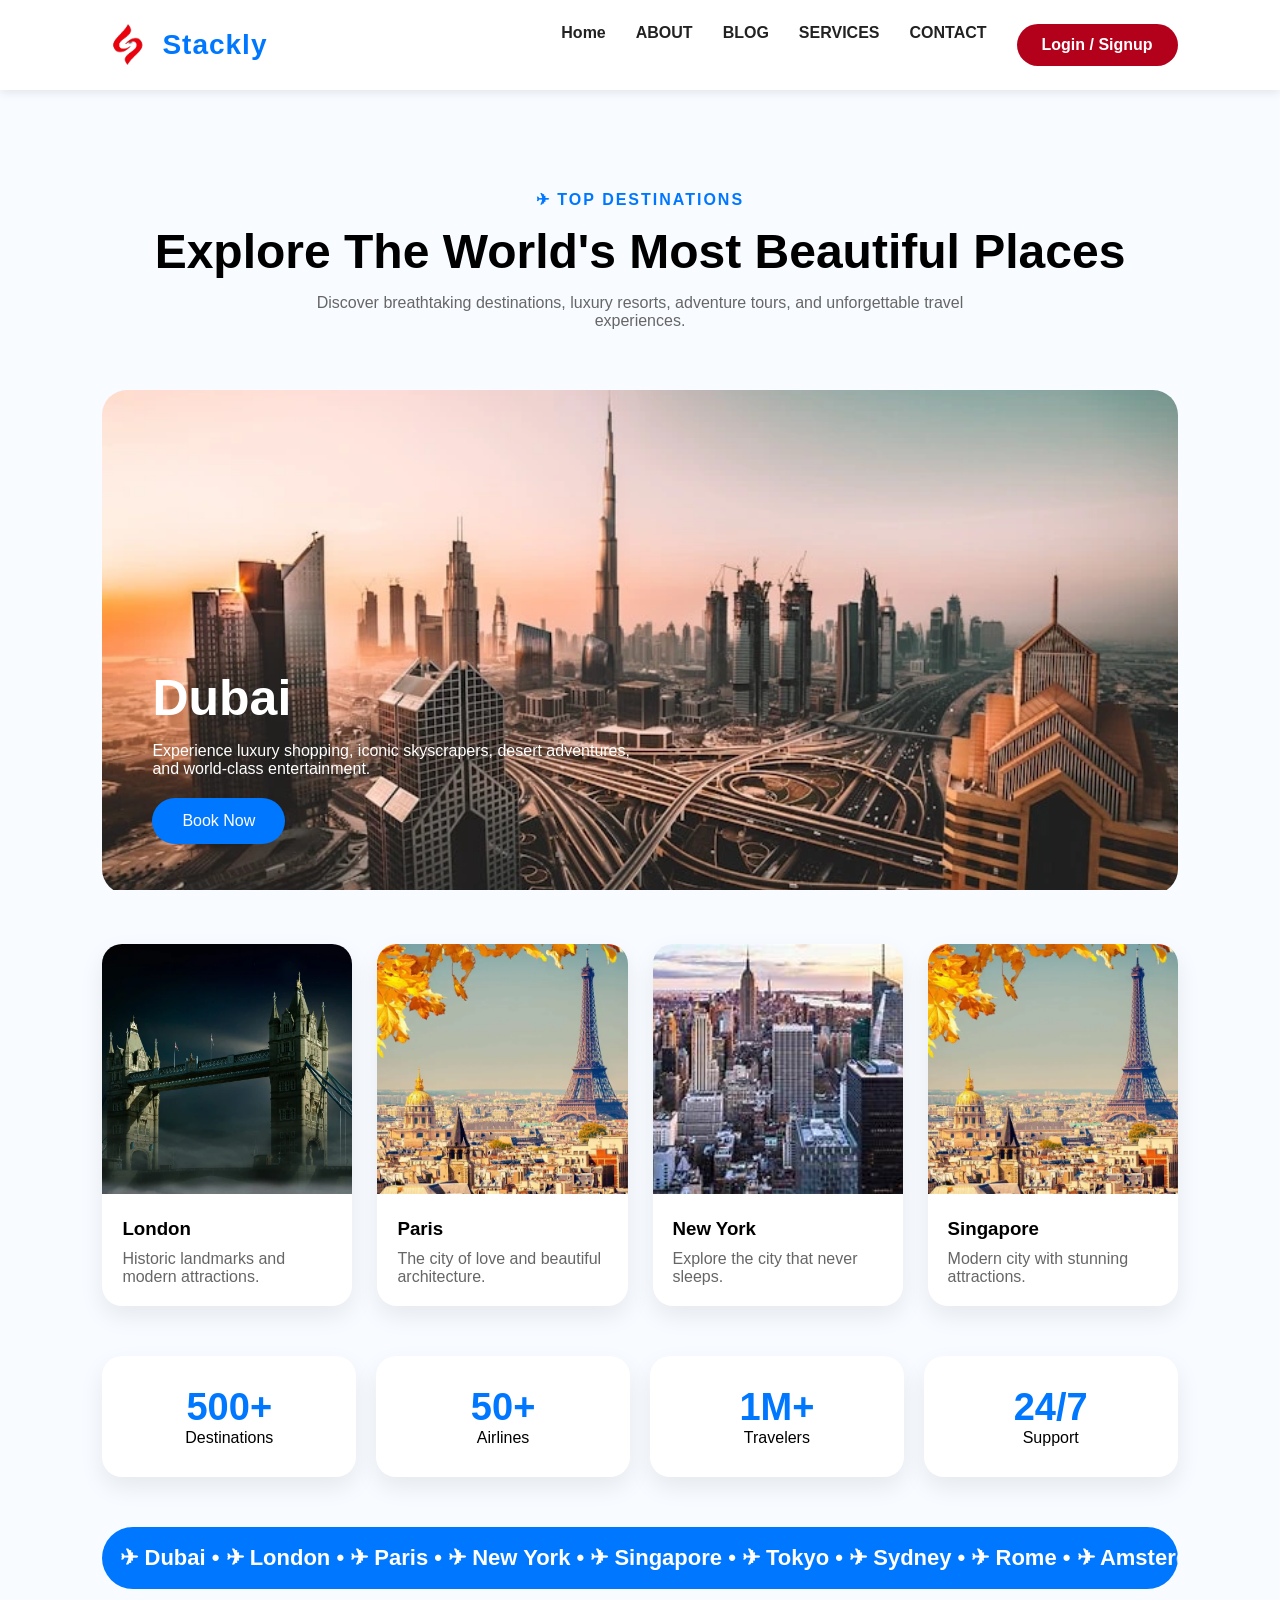
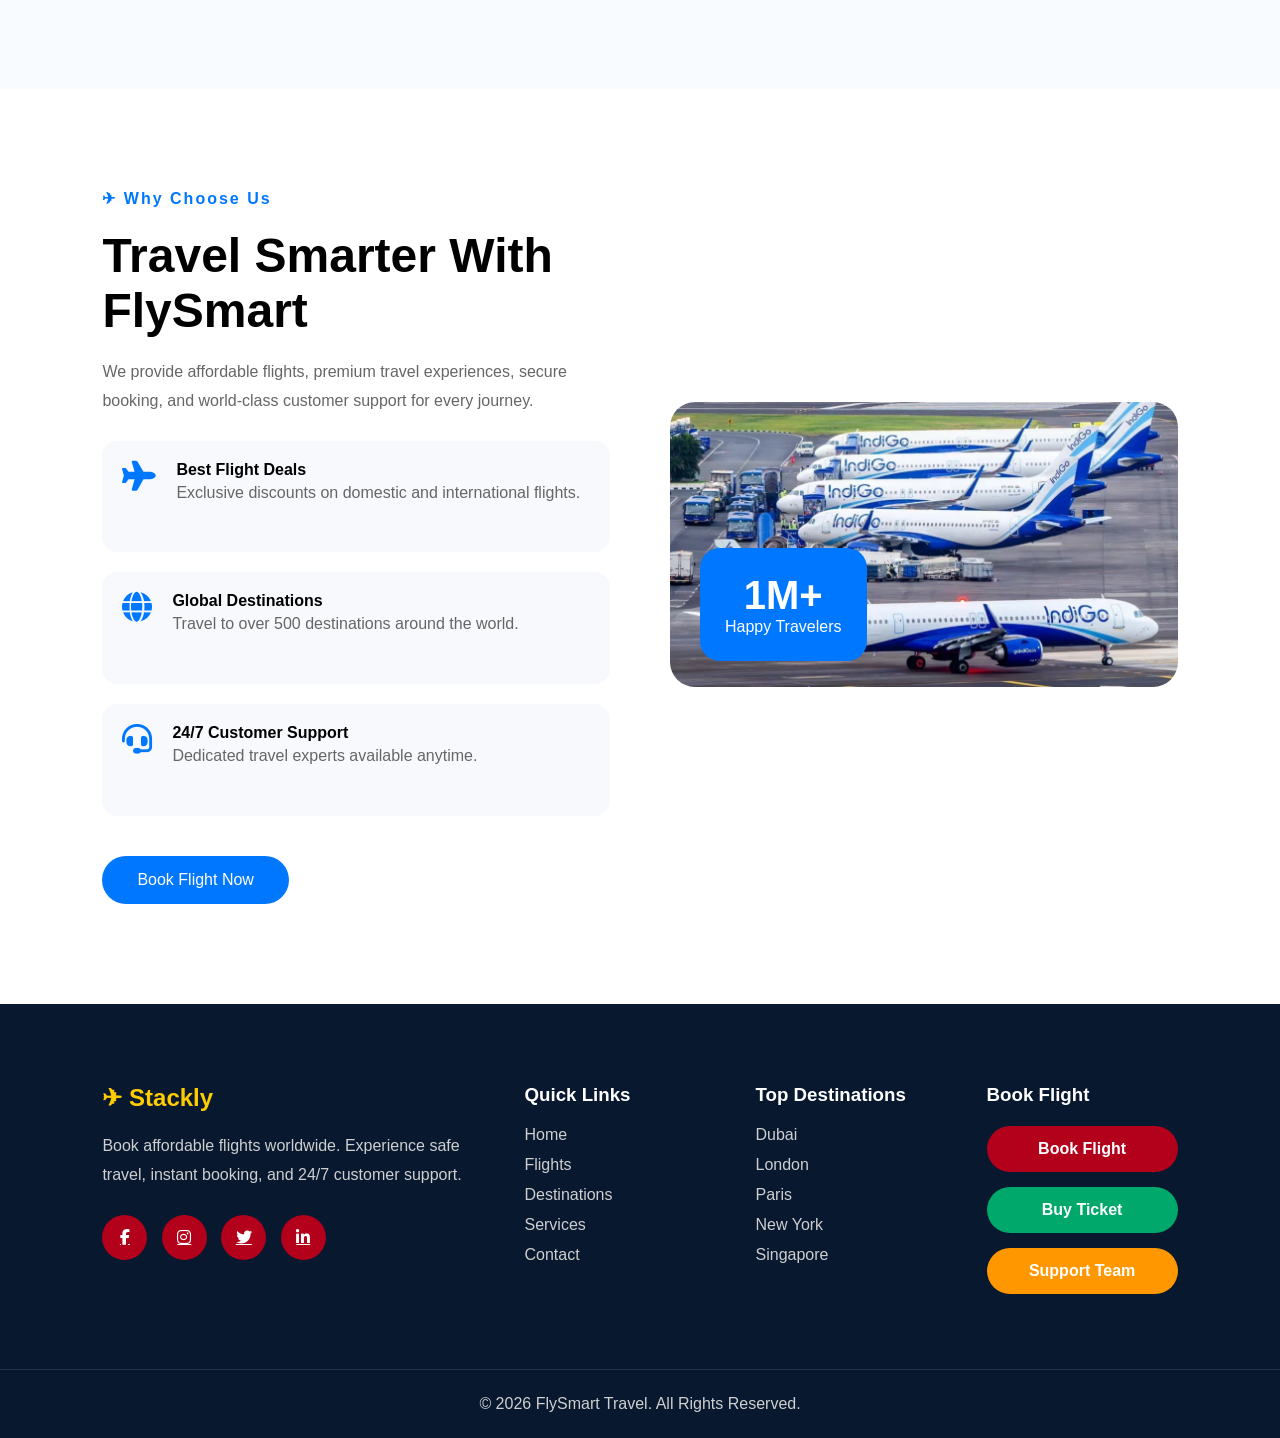
<file: blog.html>
<!DOCTYPE html>
<html lang="en">
<head>
    <meta charset="UTF-8">
    <meta name="viewport" content="width=device-width, initial-scale=1.0">
    <title>Trip Travel Website</title>

    <link rel="stylesheet" href="blog.css">

    <link rel="stylesheet"
        href="https://cdnjs.cloudflare.com/ajax/libs/font-awesome/6.5.1/css/all.min.css">
</head>
<body>

    <!-- Header -->
<header>
   <div class="logo">
    <a href="index.html">
    <img src="image-12.webp" alt="Stackly Logo">
    <span>Stackly</span>
    </a>
</div>

    <!-- Toggle Button -->
    <div class="menu-toggle" id="menuToggle">
        <i class="fas fa-bars"></i>
    </div>

    <nav id="navbar">
        <a href="index.html">Home</a>
        <a href="about.html">ABOUT</a>
        <a href="blog.html">BLOG</a>
        <a href="services.html">SERVICES</a>
        <a href="contact.html">CONTACT</a>
    
<a href="login.html" class="login-btn">
    Login / Signup
</a>
</nav>

</header>

<section class="destinations-premium">

    <div class="dest-header">
        <span>✈ TOP DESTINATIONS</span>
        <h2>Explore The World's Most Beautiful Places</h2>
        <p>
            Discover breathtaking destinations, luxury resorts,
            adventure tours, and unforgettable travel experiences.
        </p>
    </div>

    <div class="featured-destination">

        <img src="dubai.webp" alt="Dubai">

        <div class="featured-content">
            <h3>Dubai</h3>
            <p>
                Experience luxury shopping, iconic skyscrapers,
                desert adventures, and world-class entertainment.
            </p>

            <a href="login.html" class="dest-btn">Book Now</a>
        </div>

    </div>

    <div class="destination-cards">

        <div class="dest-card">
            <img src="london.webp" alt="">
            <h3>London</h3>
            <p>Historic landmarks and modern attractions.</p>
        </div>

        <div class="dest-card">
            <img src="paris.webp" alt="">
           <h3>Paris</h3>
            <p>The city of love and beautiful architecture.</p>
        </div>

        <div class="dest-card">
            <img src="newyork.webp" alt="">
            <h3>New York</h3>
            <p>Explore the city that never sleeps.</p>
        </div>

        <div class="dest-card">
            <img src="paris.webp" alt="">
            <h3>Singapore</h3>
            <p>Modern city with stunning attractions.</p>
        </div>

    </div>

    <div class="destination-stats">

        <div class="stat-box">
            <h3>500+</h3>
            <span>Destinations</span>
        </div>

        <div class="stat-box">
            <h3>50+</h3>
            <span>Airlines</span>
        </div>

        <div class="stat-box">
            <h3>1M+</h3>
            <span>Travelers</span>
        </div>

        <div class="stat-box">
            <h3>24/7</h3>
            <span>Support</span>
        </div>

    </div>

    <div class="route-scroll">
        <div class="route-track">
            ✈ Dubai • ✈ London • ✈ Paris • ✈ New York • ✈ Singapore • ✈ Tokyo • ✈ Sydney • ✈ Rome • ✈ Amsterdam • ✈ Dubai • ✈ London • ✈ Paris
        </div>
    </div>

</section>
<section class="travel-benefits">

    <div class="benefits-left">

        <span class="section-tag">✈ Why Choose Us</span>

        <h2>Travel Smarter With FlySmart</h2>

        <p>
            We provide affordable flights, premium travel experiences,
            secure booking, and world-class customer support for every journey.
        </p>

        <div class="benefit-item">
            <i class="fas fa-plane"></i>
            <div>
                <h4>Best Flight Deals</h4>
                <p>Exclusive discounts on domestic and international flights.</p>
            </div>
        </div>

        <div class="benefit-item">
            <i class="fas fa-globe"></i>
            <div>
                <h4>Global Destinations</h4>
                <p>Travel to over 500 destinations around the world.</p>
            </div>
        </div>

        <div class="benefit-item">
            <i class="fas fa-headset"></i>
            <div>
                <h4>24/7 Customer Support</h4>
                <p>Dedicated travel experts available anytime.</p>
            </div>
        </div>

        <a href="404.html" class="benefit-btn">Book Flight Now</a>

    </div>

    <div class="benefits-right">

        <img src="image-6.webp" alt="Flight">

        <div class="floating-card">
            <h3>1M+</h3>
            <span>Happy Travelers</span>
        </div>

    </div>

</section>


<footer class="footer">

    <div class="footer-container">

        <div class="footer-box">
            <h2>✈ Stackly</h2>
            <p>
                Book affordable flights worldwide. Experience safe travel,
                instant booking, and 24/7 customer support.
            </p>

            <div class="social-icons">
                <a href="404.html"><i class="fab fa-facebook-f"></i></a>
                <a href="404.html"><i class="fab fa-instagram"></i></a>
                <a href="404.html"><i class="fab fa-twitter"></i></a>
                <a href="404.html"><i class="fab fa-linkedin-in"></i></a>
            </div>
        </div>

        <div class="footer-box">
            <h3>Quick Links</h3>
            <ul>
                <li><a href="index.html">Home</a></li>
                <li><a href="about.html">Flights</a></li>
                <li><a href="blog.html">Destinations</a></li>
                <li><a href="services.html">Services</a></li>
                <li><a href="contact.html">Contact</a></li>
            </ul>
        </div>

        <div class="footer-box">
            <h3>Top Destinations</h3>
            <ul>
                <li><a href="404.html">Dubai</a></li>
                <li><a href="404.html">London</a></li>
                <li><a href="404.html">Paris</a></li>
                <li><a href="404.html">New York</a></li>
                <li><a href="404.html">Singapore</a></li>
            </ul>
        </div>

        <div class="footer-box">
            <h3>Book Flight</h3>

            <a href="login.html" class="footer-btn btn-flight">
                Book Flight
            </a>

            <a href="404.html" class="footer-btn btn-ticket">
                Buy Ticket
            </a>

            <a href="contact.html" class="footer-btn btn-support">
                Support Team
            </a>
        </div>

    </div>

    <div class="footer-bottom">
        <p>© 2026 FlySmart Travel. All Rights Reserved.</p>
    </div>

</footer>


    <script src="blog.js"></script>

</body>
</html>
</file>
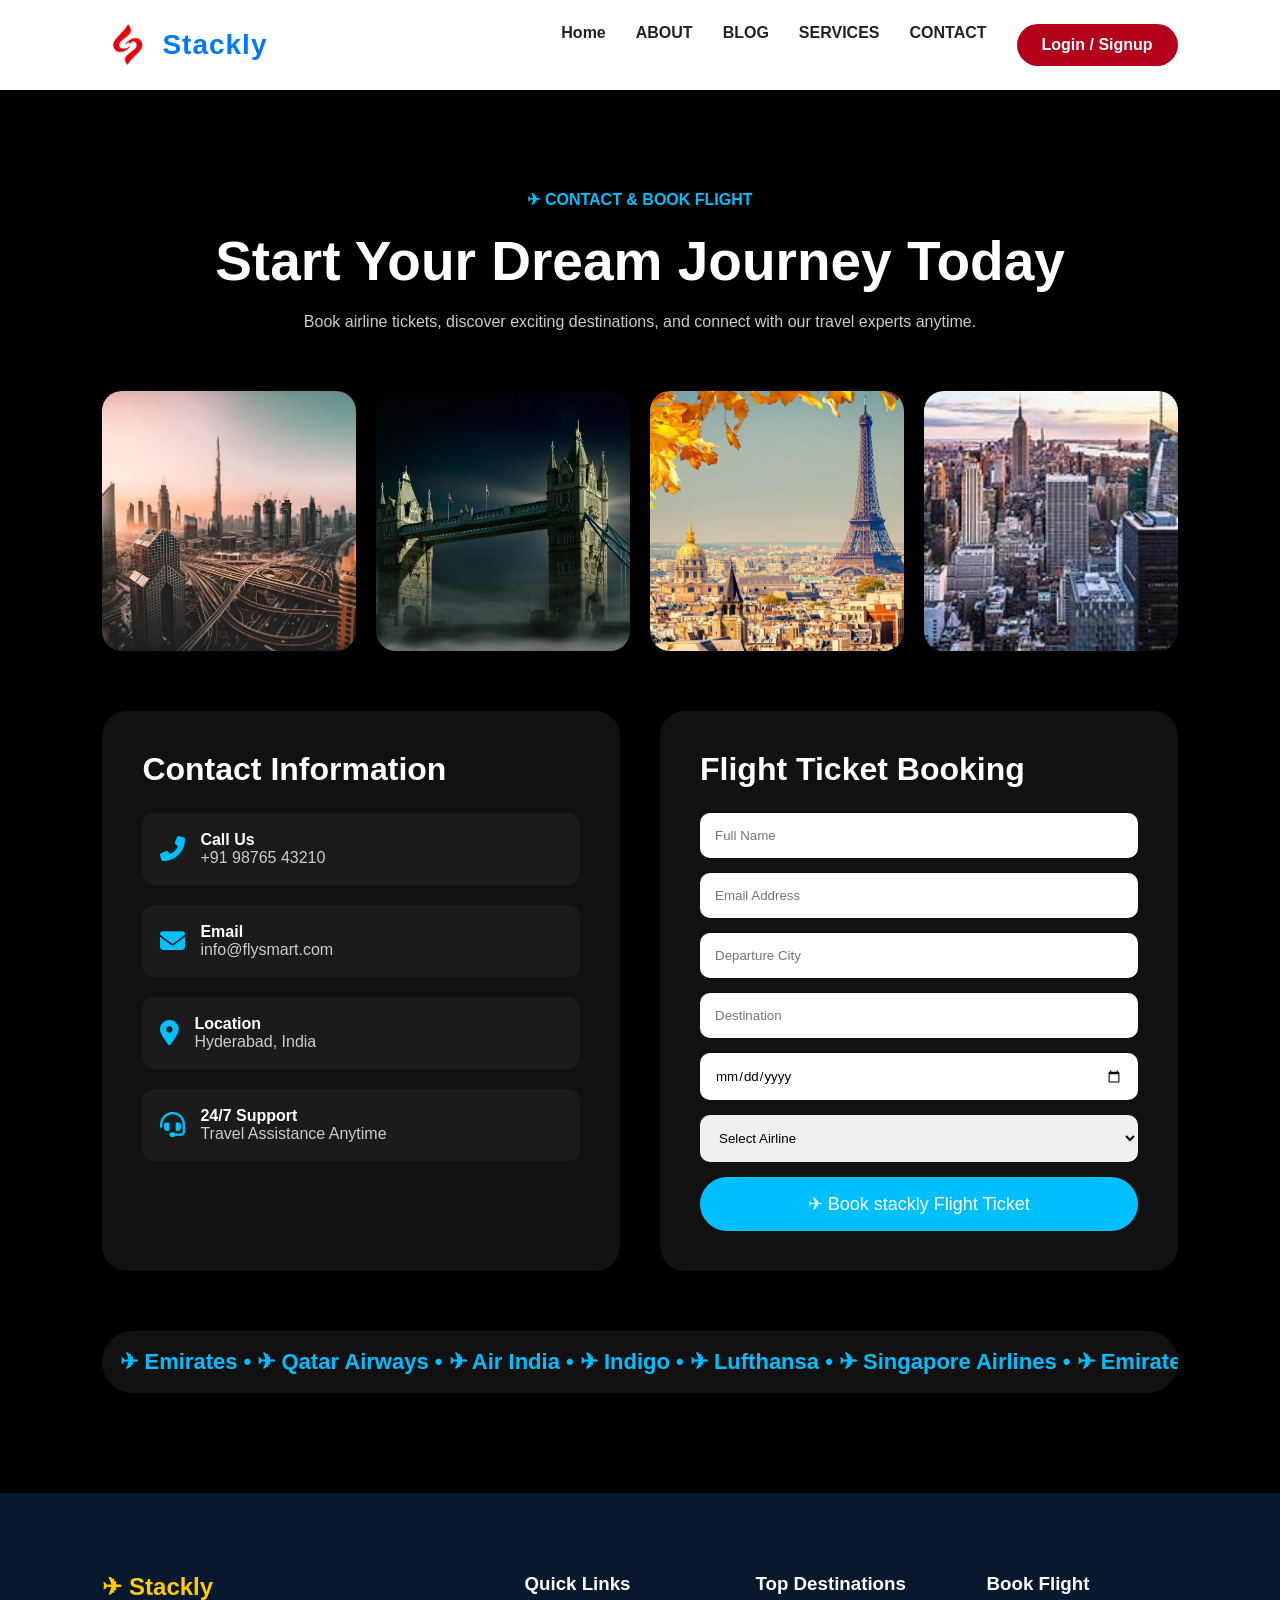
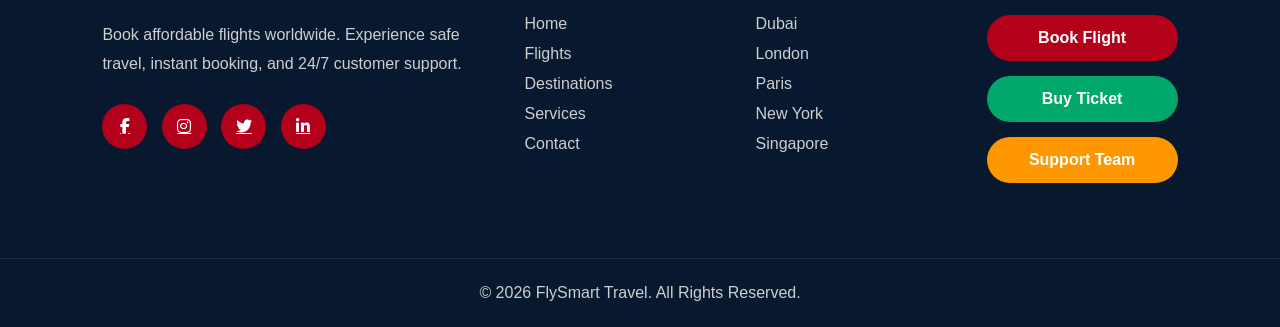
<file: contact.html>
<!DOCTYPE html>
<html lang="en">
<head>
    <meta charset="UTF-8">
    <meta name="viewport" content="width=device-width, initial-scale=1.0">
    <title>Trip Travel Website</title>

    <link rel="stylesheet" href="contact.css">

    <link rel="stylesheet"
        href="https://cdnjs.cloudflare.com/ajax/libs/font-awesome/6.5.1/css/all.min.css">
</head>
<body>

    <!-- Header -->
<header>
   <div class="logo">
    <a href="index.html">
    <img src="image-12.webp" alt="Stackly Logo">
    <span>Stackly</span>
    </a>
</div>

    <!-- Toggle Button -->
    <div class="menu-toggle" id="menuToggle">
        <i class="fas fa-bars"></i>
    </div>

    <nav id="navbar">
        <a href="index.html">Home</a>
        <a href="about.html">ABOUT</a>
        <a href="blog.html">BLOG</a>
        <a href="services.html">SERVICES</a>
        <a href="contact.html">CONTACT</a>
    
<a href="login.html" class="login-btn">
    Login / Signup
</a>
</nav>

</header>

<section class="travel-contact-booking">

    <div class="section-heading">
        <span>✈ CONTACT & BOOK FLIGHT</span>
        <h2>Start Your Dream Journey Today</h2>
        <p>
            Book airline tickets, discover exciting destinations,
            and connect with our travel experts anytime.
        </p>
    </div>

    <div class="travel-gallery">

        <img src="dubai.webp" alt="">
        <img src="london.webp" alt="">
        <img src="paris.webp" alt="">
        <img src="newyork.webp" alt="">

    </div>

    <div class="booking-wrapper">

        <div class="contact-info-box">

            <h3>Contact Information</h3>

            <div class="info-item">
                <i class="fas fa-phone-alt"></i>
                <div>
                    <h4>Call Us</h4>
                    <p>+91 98765 43210</p>
                </div>
            </div>

            <div class="info-item">
                <i class="fas fa-envelope"></i>
                <div>
                    <h4>Email</h4>
                    <p>info@flysmart.com</p>
                </div>
            </div>

            <div class="info-item">
                <i class="fas fa-map-marker-alt"></i>
                <div>
                    <h4>Location</h4>
                    <p>Hyderabad, India</p>
                </div>
            </div>

            <div class="info-item">
                <i class="fas fa-headset"></i>
                <div>
                    <h4>24/7 Support</h4>
                    <p>Travel Assistance Anytime</p>
                </div>
            </div>

        </div>

        <div class="booking-form-box">

            <h3>Flight Ticket Booking</h3>

            <form>

                <input type="text" placeholder="Full Name">

                <input type="email" placeholder="Email Address">

                <input type="text" placeholder="Departure City">

                <input type="text" placeholder="Destination">

                <input type="date">

                <select>
                    <option>Select Airline</option>
                    <option>Emirates</option>
                    <option>Qatar Airways</option>
                    <option>Air India</option>
                    <option>Singapore Airlines</option>
                </select>

                <button type="submit">
                    ✈ Book  stackly Flight Ticket
                </button>

            </form>

        </div>

    </div>

    <div class="offer-scroll">
        <div class="offer-track">
            ✈ Emirates • ✈ Qatar Airways • ✈ Air India • ✈ Indigo • ✈ Lufthansa • ✈ Singapore Airlines • ✈ Emirates • ✈ Qatar Airways • ✈ Air India • ✈ Indigo
        </div>
    </div>

</section>


<footer class="footer">

    <div class="footer-container">

        <div class="footer-box">
            <h2>✈ Stackly</h2>
            <p>
                Book affordable flights worldwide. Experience safe travel,
                instant booking, and 24/7 customer support.
            </p>

            <div class="social-icons">
                <a href="404.html"><i class="fab fa-facebook-f"></i></a>
                <a href="404.html"><i class="fab fa-instagram"></i></a>
                <a href="404.html"><i class="fab fa-twitter"></i></a>
                <a href="404.html"><i class="fab fa-linkedin-in"></i></a>
            </div>
        </div>

        <div class="footer-box">
            <h3>Quick Links</h3>
            <ul>
                <li><a href="index.html">Home</a></li>
                <li><a href="about.html">Flights</a></li>
                <li><a href="blog.html">Destinations</a></li>
                <li><a href="services.html">Services</a></li>
                <li><a href="contact.html">Contact</a></li>
            </ul>
        </div>

        <div class="footer-box">
            <h3>Top Destinations</h3>
            <ul>
                <li><a href="404.html">Dubai</a></li>
                <li><a href="404.html">London</a></li>
                <li><a href="404.html">Paris</a></li>
                <li><a href="404.html">New York</a></li>
                <li><a href="404.html">Singapore</a></li>
            </ul>
        </div>

        <div class="footer-box">
            <h3>Book Flight</h3>

            <a href="login.html" class="footer-btn btn-flight">
                Book Flight
            </a>

            <a href="404.html" class="footer-btn btn-ticket">
                Buy Ticket
            </a>

            <a href="contact.html" class="footer-btn btn-support">
                Support Team
            </a>
        </div>

    </div>

    <div class="footer-bottom">
        <p>© 2026 FlySmart Travel. All Rights Reserved.</p>
    </div>

</footer>


    <script src="contact.js"></script>

</body>
</html>
</file>
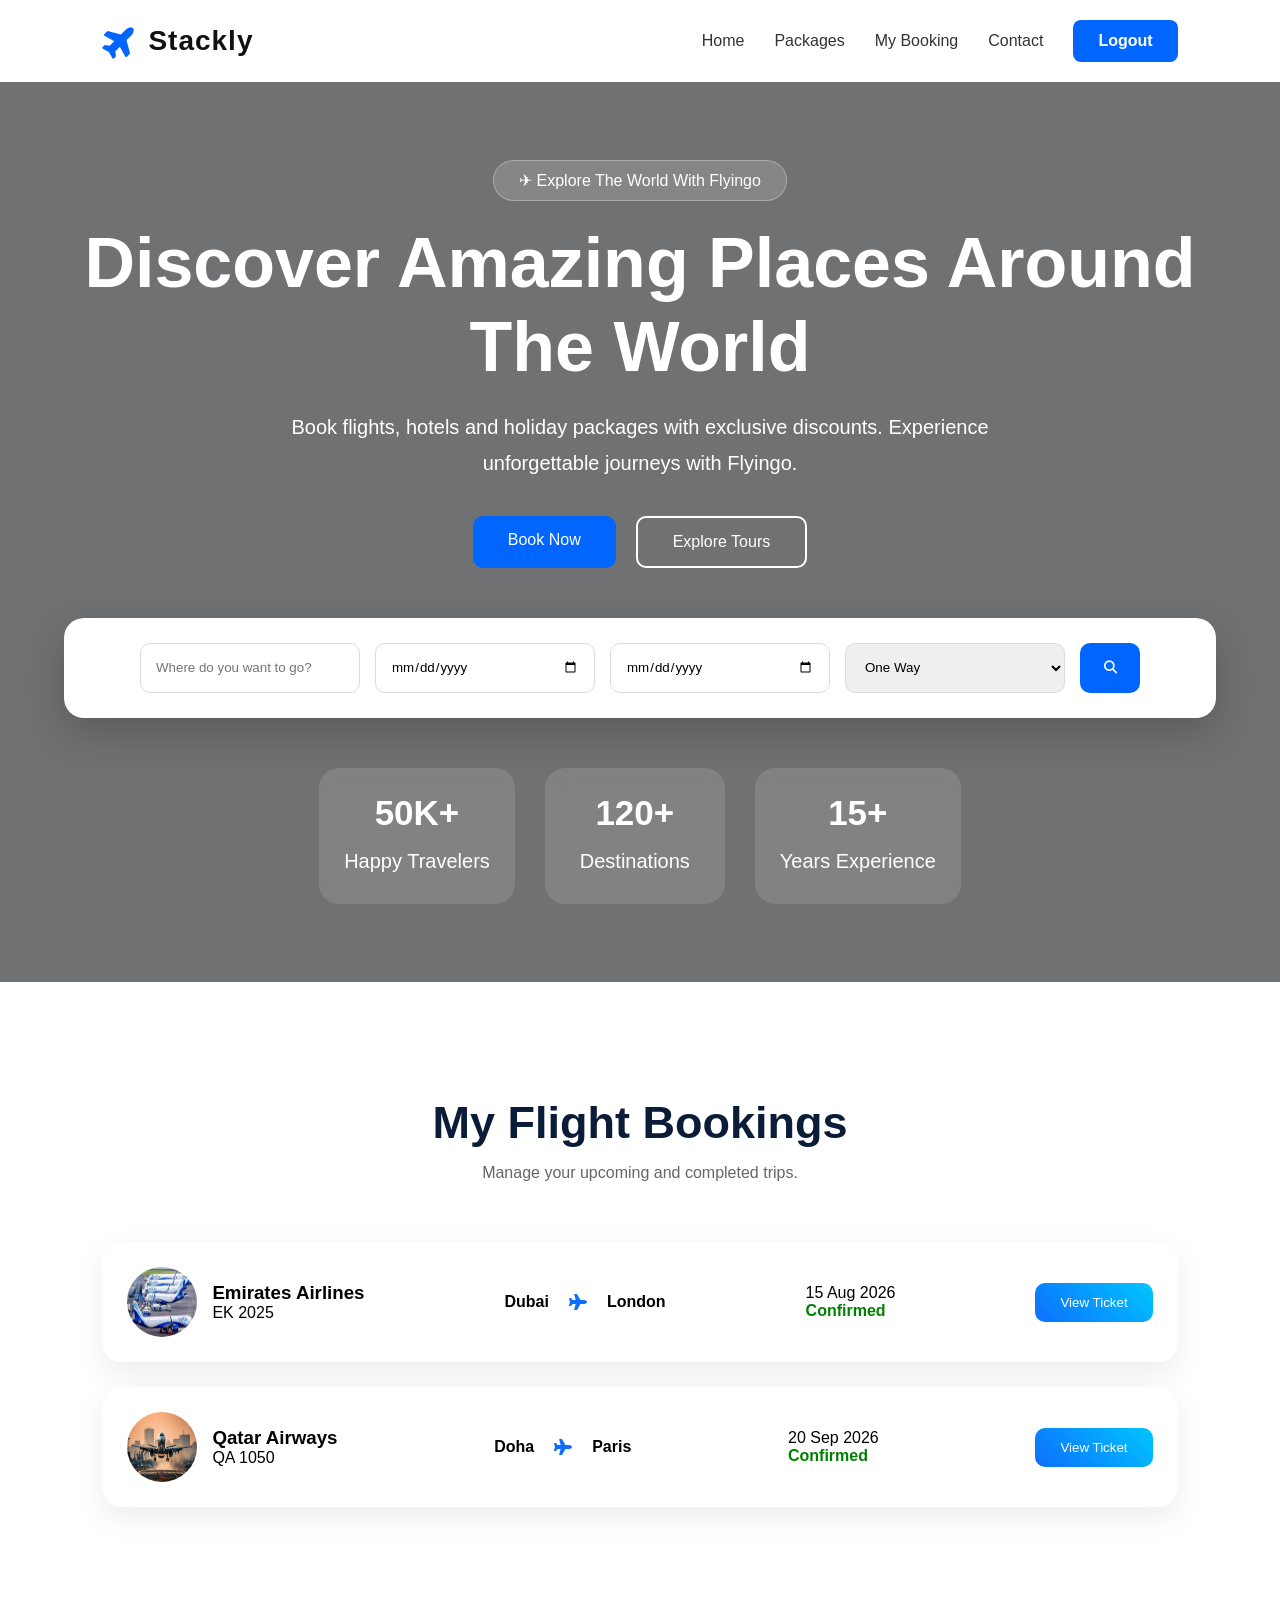
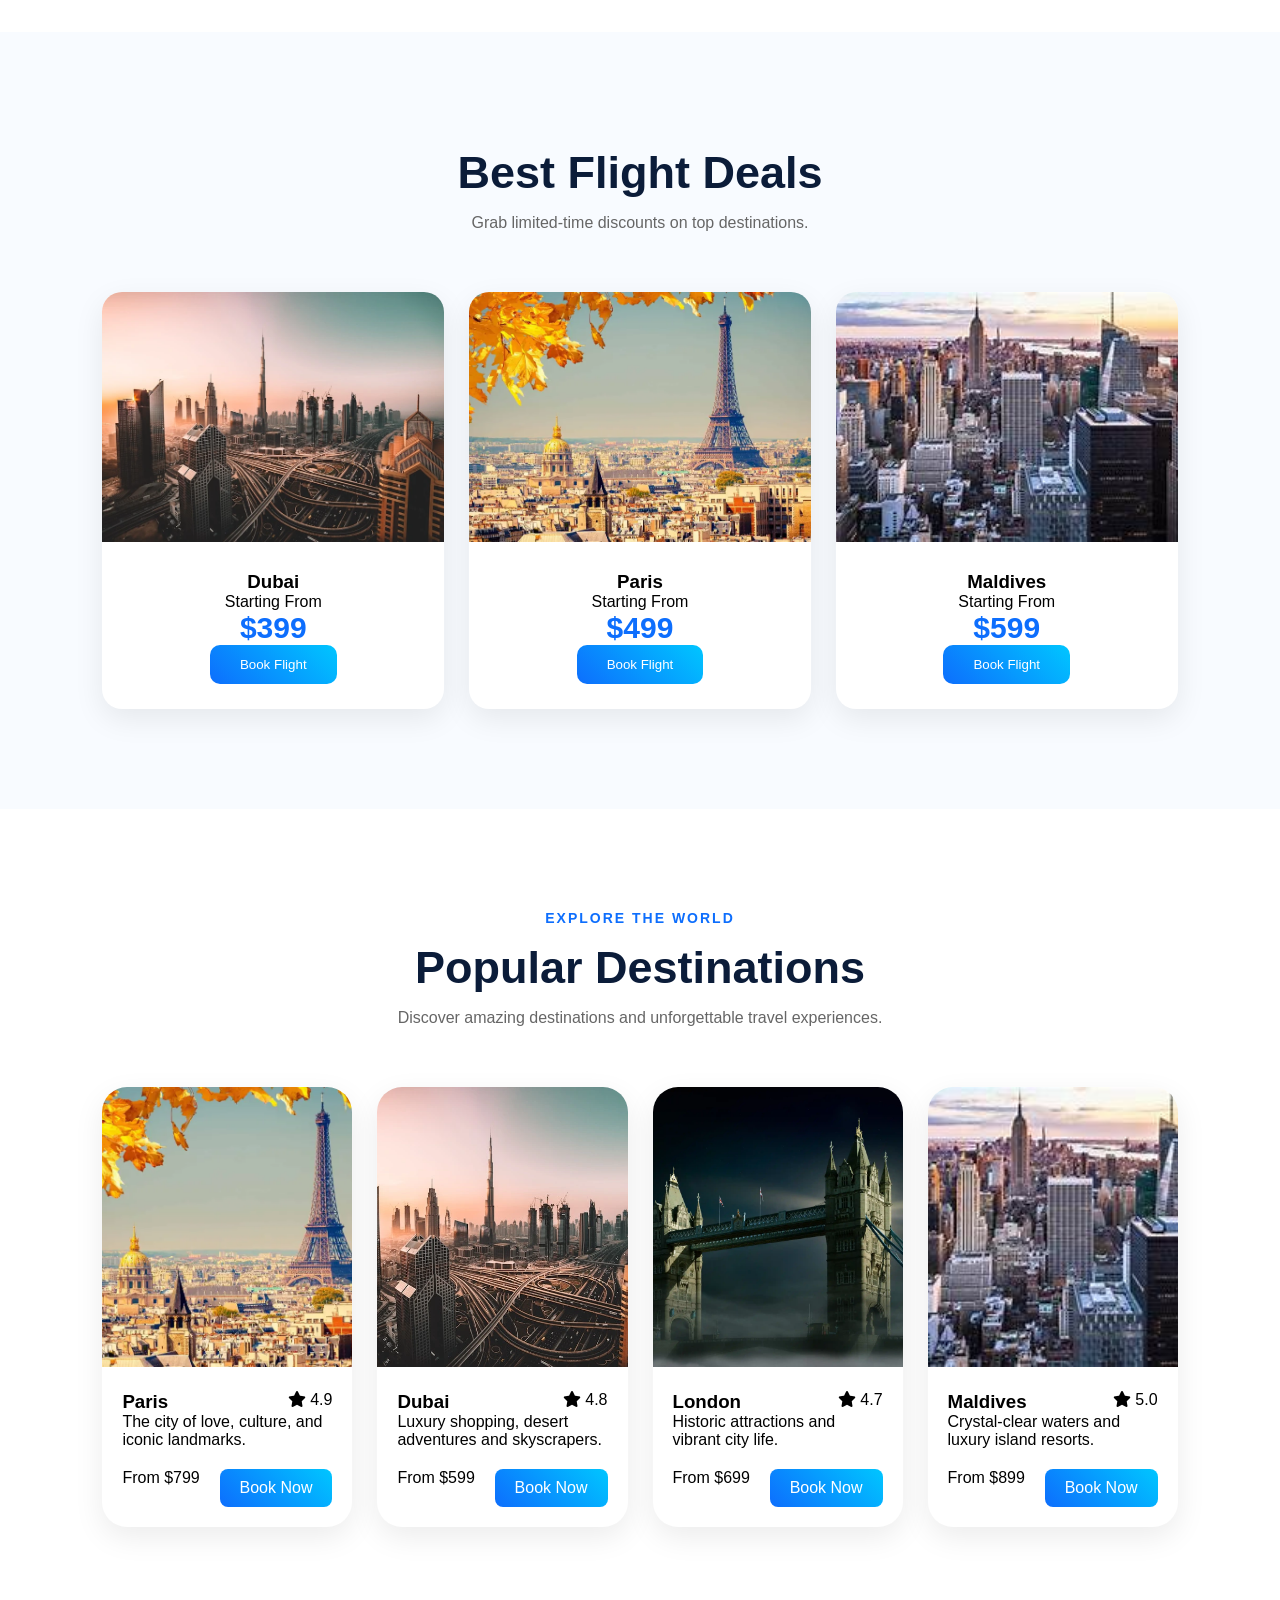
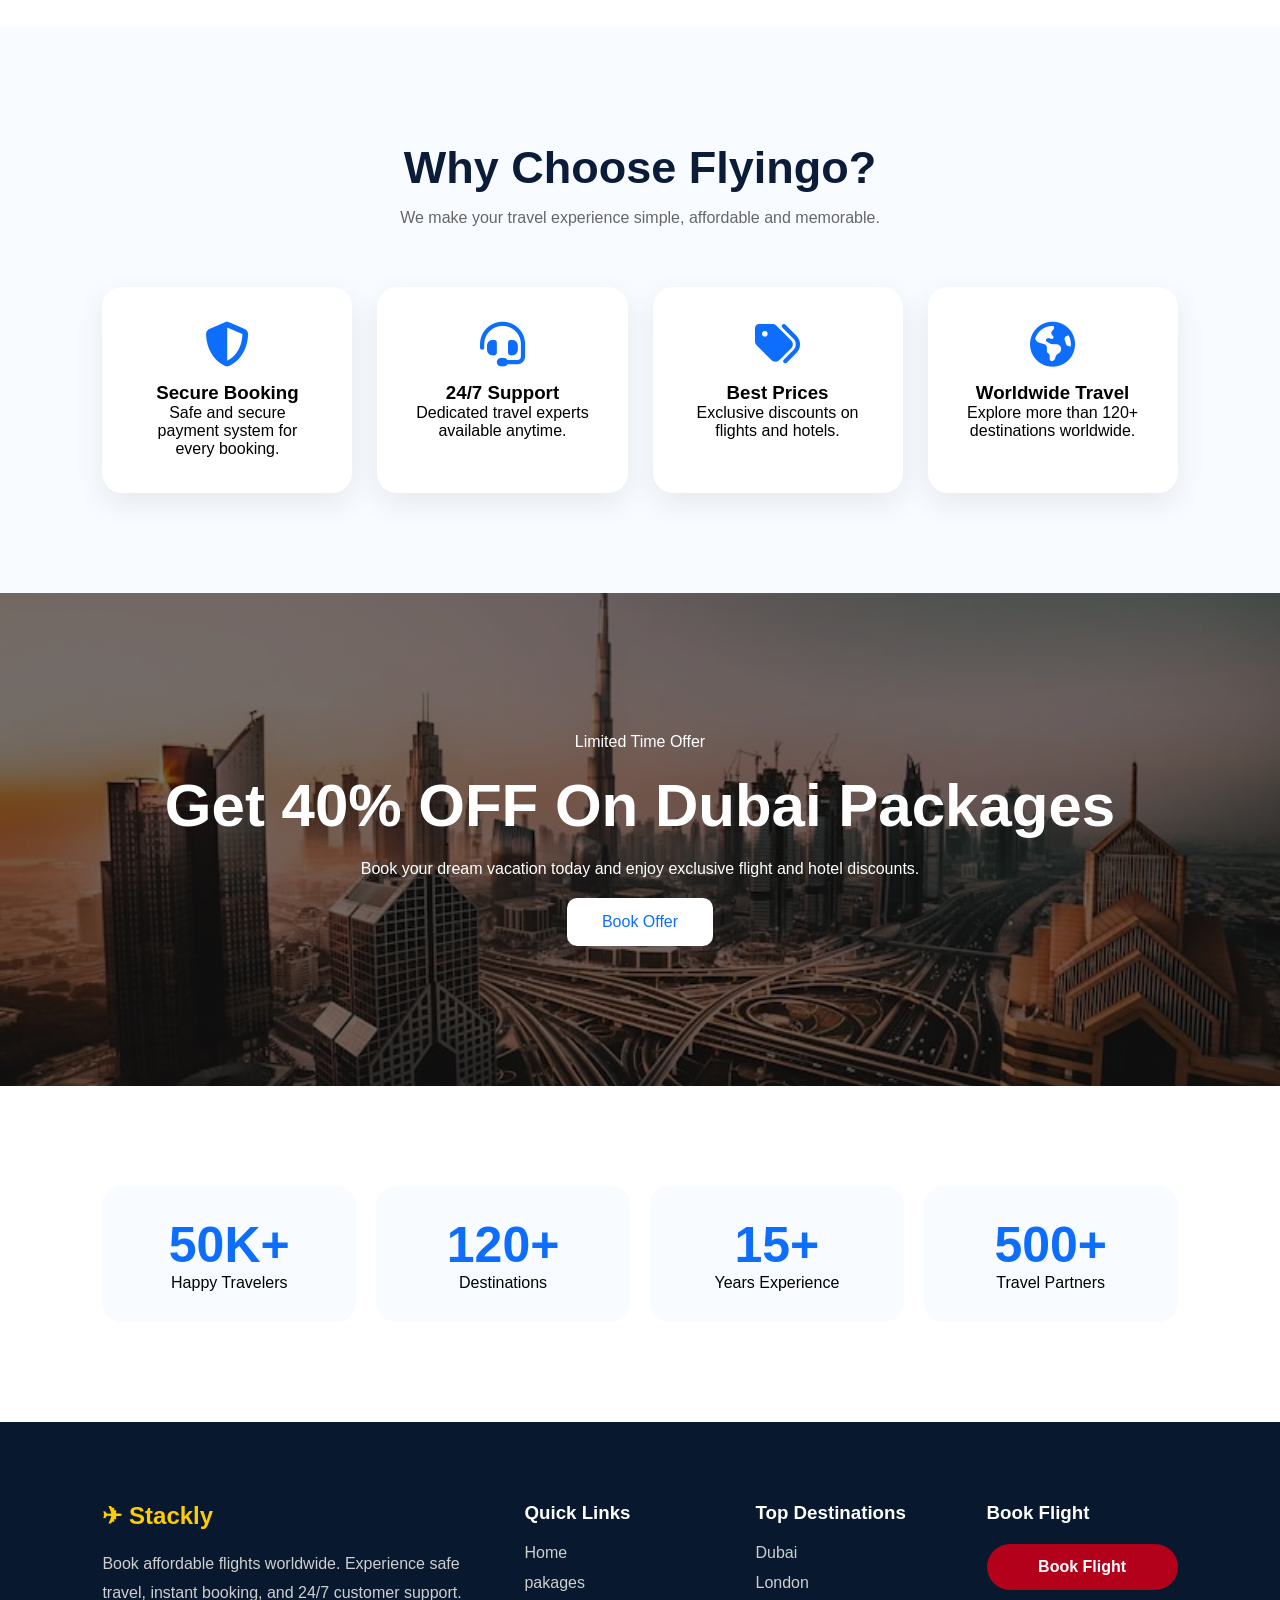
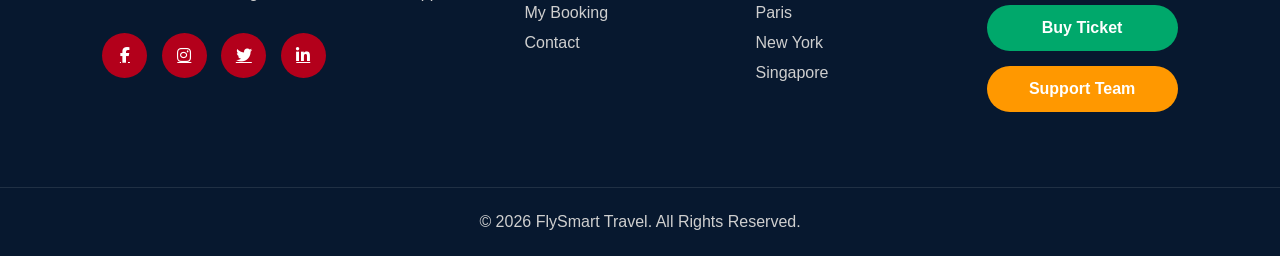
<file: dashboard.html>
<!DOCTYPE html>
<html lang="en">
<head>
<meta charset="UTF-8">
<meta name="viewport" content="width=device-width, initial-scale=1.0">

<title>Flyingo Travel</title>

<link rel="stylesheet" href="dashboard.css">

<link href="https://cdnjs.cloudflare.com/ajax/libs/font-awesome/6.5.1/css/all.min.css" rel="stylesheet">

<link href="https://unpkg.com/aos@2.3.4/dist/aos.css" rel="stylesheet">
</head>
<body>

<!-- Header -->

<header>

<div class="logo">
    <a href="index.html">
        <i class="fa-solid fa-plane"></i>
        <span>Stackly</span>
    </a>
</div>
<nav id="nav">

<a href="dashboard.html">Home</a>
<a href="about.html">Packages</a>
<a href="blog.html">My Booking</a>
<a href="contact.html">Contact</a>

<a href="index.html" class="login-btn">
    Logout
</a>
</nav>

<div class="menu-toggle" id="menuBtn">
<i class="fa-solid fa-bars"></i>
</div>

</header>

<section class="hero">

    <div class="hero-slider">

        <div class="slide active">
            <img src="dubai.webp" alt="">
        </div>

        <div class="slide">
            <img src="paris.webp" alt="">
        </div>

        <div class="slide">
            <img src="london.webp" alt="">
        </div>

        <div class="slide">
            <img src="newyork.webp" alt="">
        </div>

    </div>

    <div class="overlay"></div>

    <div class="hero-content">

        <span class="tagline">
            ✈ Explore The World With Flyingo
        </span>

        <h1>
            Discover Amazing Places Around The World
        </h1>

        <p>
            Book flights, hotels and holiday packages with exclusive
            discounts. Experience unforgettable journeys with Flyingo.
        </p>

        <div class="hero-buttons">
            <a href="404.html" class="btn-primary">Book Now</a>
            <a href="404.html" class="btn-secondary">Explore Tours</a>
        </div>

        <div class="search-box">

            <input type="text" placeholder="Where do you want to go?">

            <input type="date">

            <input type="date">

            <select>
                <option>One Way</option>
                <option>Round Trip</option>
            </select>

            <button>
                <i class="fa-solid fa-magnifying-glass"></i>
            </button>

        </div>

        <div class="hero-stats">

            <div class="stat-box">
                <h3>50K+</h3>
                <p>Happy Travelers</p>
            </div>

            <div class="stat-box">
                <h3>120+</h3>
                <p>Destinations</p>
            </div>

            <div class="stat-box">
                <h3>15+</h3>
                <p>Years Experience</p>
            </div>

        </div>

    </div>

</section>



<!-- My Booking Section -->

<section class="my-booking">

    <div class="section-title">
        <h2>My Flight Bookings</h2>
        <p>Manage your upcoming and completed trips.</p>
    </div>

    <div class="booking-container">

        <div class="booking-card">

            <div class="airline">
                <img src="image-6.webp" alt="">
                <div>
                    <h3>Emirates Airlines</h3>
                    <span>EK 2025</span>
                </div>
            </div>

            <div class="route">
                <h4>Dubai</h4>
                <i class="fa-solid fa-plane"></i>
                <h4>London</h4>
            </div>

            <div class="details">
                <p>15 Aug 2026</p>
                <span>Confirmed</span>
            </div>

            <button>View Ticket</button>

        </div>

        <div class="booking-card">

            <div class="airline">
                <img src="image-4.webp" alt="">
                <div>
                    <h3>Qatar Airways</h3>
                    <span>QA 1050</span>
                </div>
            </div>

            <div class="route">
                <h4>Doha</h4>
                <i class="fa-solid fa-plane"></i>
                <h4>Paris</h4>
            </div>

            <div class="details">
                <p>20 Sep 2026</p>
                <span>Confirmed</span>
            </div>

            <button>View Ticket</button>

        </div>

    </div>

</section>


<!-- Flight Deals Section -->

<section class="flight-deals">

    <div class="section-title">
        <h2>Best Flight Deals</h2>
        <p>Grab limited-time discounts on top destinations.</p>
    </div>

    <div class="flight-grid">

        <div class="flight-card">
            <img src="dubai.webp" alt="">
            <div class="flight-content">
                <h3>Dubai</h3>
                <p>Starting From</p>
                <h4>$399</h4>
                <button>Book Flight</button>
            </div>
        </div>

        <div class="flight-card">
            <img src="paris.webp" alt="">
            <div class="flight-content">
                <h3>Paris</h3>
                <p>Starting From</p>
                <h4>$499</h4>
                <button>Book Flight</button>
            </div>
        </div>

        <div class="flight-card">
            <img src="newyork.webp" alt="">
            <div class="flight-content">
                <h3>Maldives</h3>
                <p>Starting From</p>
                <h4>$599</h4>
                <button>Book Flight</button>
            </div>
        </div>

    </div>

</section>
<!-- Popular Destinations -->
<section class="destinations">

    <div class="section-title">
        <span>Explore The World</span>
        <h2>Popular Destinations</h2>
        <p>Discover amazing destinations and unforgettable travel experiences.</p>
    </div>

    <div class="destination-grid">

        <div class="destination-card">
            <img src="paris.webp" alt="Paris">

            <div class="destination-content">
                <div class="location">
                    <h3>Paris</h3>
                    <span><i class="fa-solid fa-star"></i> 4.9</span>
                </div>

                <p>The city of love, culture, and iconic landmarks.</p>

                <div class="destination-footer">
                    <span>From $799</span>
                    <a href="404.html">Book Now</a>
                </div>
            </div>
        </div>

        <div class="destination-card">
            <img src="dubai.webp" alt="Dubai">

            <div class="destination-content">
                <div class="location">
                    <h3>Dubai</h3>
                    <span><i class="fa-solid fa-star"></i> 4.8</span>
                </div>

                <p>Luxury shopping, desert adventures and skyscrapers.</p>

                <div class="destination-footer">
                    <span>From $599</span>
                    <a href="404.html">Book Now</a>
                </div>
            </div>
        </div>

        <div class="destination-card">
            <img src="london.webp" alt="London">

            <div class="destination-content">
                <div class="location">
                    <h3>London</h3>
                    <span><i class="fa-solid fa-star"></i> 4.7</span>
                </div>

                <p>Historic attractions and vibrant city life.</p>

                <div class="destination-footer">
                    <span>From $699</span>
                    <a href="404.html">Book Now</a>
                </div>
            </div>
        </div>

        <div class="destination-card">
            <img src="newyork.webp" alt="Maldives">

            <div class="destination-content">
                <div class="location">
                    <h3>Maldives</h3>
                    <span><i class="fa-solid fa-star"></i> 5.0</span>
                </div>

                <p>Crystal-clear waters and luxury island resorts.</p>

                <div class="destination-footer">
                    <span>From $899</span>
                    <a href="404.html">Book Now</a>
                </div>
            </div>
        </div>

    </div>

</section>


<!-- Why Choose Us -->

<section class="why-us">

    <div class="section-title">
        <h2>Why Choose Flyingo?</h2>
        <p>We make your travel experience simple, affordable and memorable.</p>
    </div>

    <div class="why-grid">

        <div class="why-card">
            <i class="fa-solid fa-shield-halved"></i>
            <h3>Secure Booking</h3>
            <p>Safe and secure payment system for every booking.</p>
        </div>

        <div class="why-card">
            <i class="fa-solid fa-headset"></i>
            <h3>24/7 Support</h3>
            <p>Dedicated travel experts available anytime.</p>
        </div>

        <div class="why-card">
            <i class="fa-solid fa-tags"></i>
            <h3>Best Prices</h3>
            <p>Exclusive discounts on flights and hotels.</p>
        </div>

        <div class="why-card">
            <i class="fa-solid fa-earth-americas"></i>
            <h3>Worldwide Travel</h3>
            <p>Explore more than 120+ destinations worldwide.</p>
        </div>

    </div>

</section>


<!-- Special Offers -->

<section class="offers">

    <div class="offer-content">

        <span>Limited Time Offer</span>

        <h2>Get 40% OFF On Dubai Packages</h2>

        <p>
            Book your dream vacation today and enjoy exclusive
            flight and hotel discounts.
        </p>

        <a href="#" class="offer-btn">
            Book Offer
        </a>

    </div>

</section>


<!-- Travel Statistics -->

<section class="stats">

    <div class="stat">
        <h2>50K+</h2>
        <p>Happy Travelers</p>
    </div>

    <div class="stat">
        <h2>120+</h2>
        <p>Destinations</p>
    </div>

    <div class="stat">
        <h2>15+</h2>
        <p>Years Experience</p>
    </div>

    <div class="stat">
        <h2>500+</h2>
        <p>Travel Partners</p>
    </div>

</section>
<!-- Footer -->

<footer class="footer">

    <div class="footer-container">

        <div class="footer-box">
            <h2>✈ Stackly</h2>
            <p>
                Book affordable flights worldwide. Experience safe travel,
                instant booking, and 24/7 customer support.
            </p>

            <div class="social-icons">
                <a href="404.html"><i class="fab fa-facebook-f"></i></a>
                <a href="404.html"><i class="fab fa-instagram"></i></a>
                <a href="404.html"><i class="fab fa-twitter"></i></a>
                <a href="404.html"><i class="fab fa-linkedin-in"></i></a>
            </div>
        </div>

        <div class="footer-box">
            <h3>Quick Links</h3>
            <ul>
                <li><a href="index.html">Home</a></li>
                <li><a href="about.html">pakages</a></li>
                <li><a href="blog.html">My Booking</a></li>
                <li><a href="contact.html">Contact</a></li>
            </ul>
        </div>

        <div class="footer-box">
            <h3>Top Destinations</h3>
            <ul>
                <li><a href="404.html">Dubai</a></li>
                <li><a href="404.html">London</a></li>
                <li><a href="404.html">Paris</a></li>
                <li><a href="404.html">New York</a></li>
                <li><a href="404.html">Singapore</a></li>
            </ul>
        </div>

        <div class="footer-box">
            <h3>Book Flight</h3>

            <a href="login.html" class="footer-btn btn-flight">
                Book Flight
            </a>

            <a href="404.html" class="footer-btn btn-ticket">
                Buy Ticket
            </a>

            <a href="contact.html" class="footer-btn btn-support">
                Support Team
            </a>
        </div>

    </div>

    <div class="footer-bottom">
        <p>© 2026 FlySmart Travel. All Rights Reserved.</p>
    </div>

</footer>


  <script src="dashboard.js"></script>

</body>
</html>
</file>
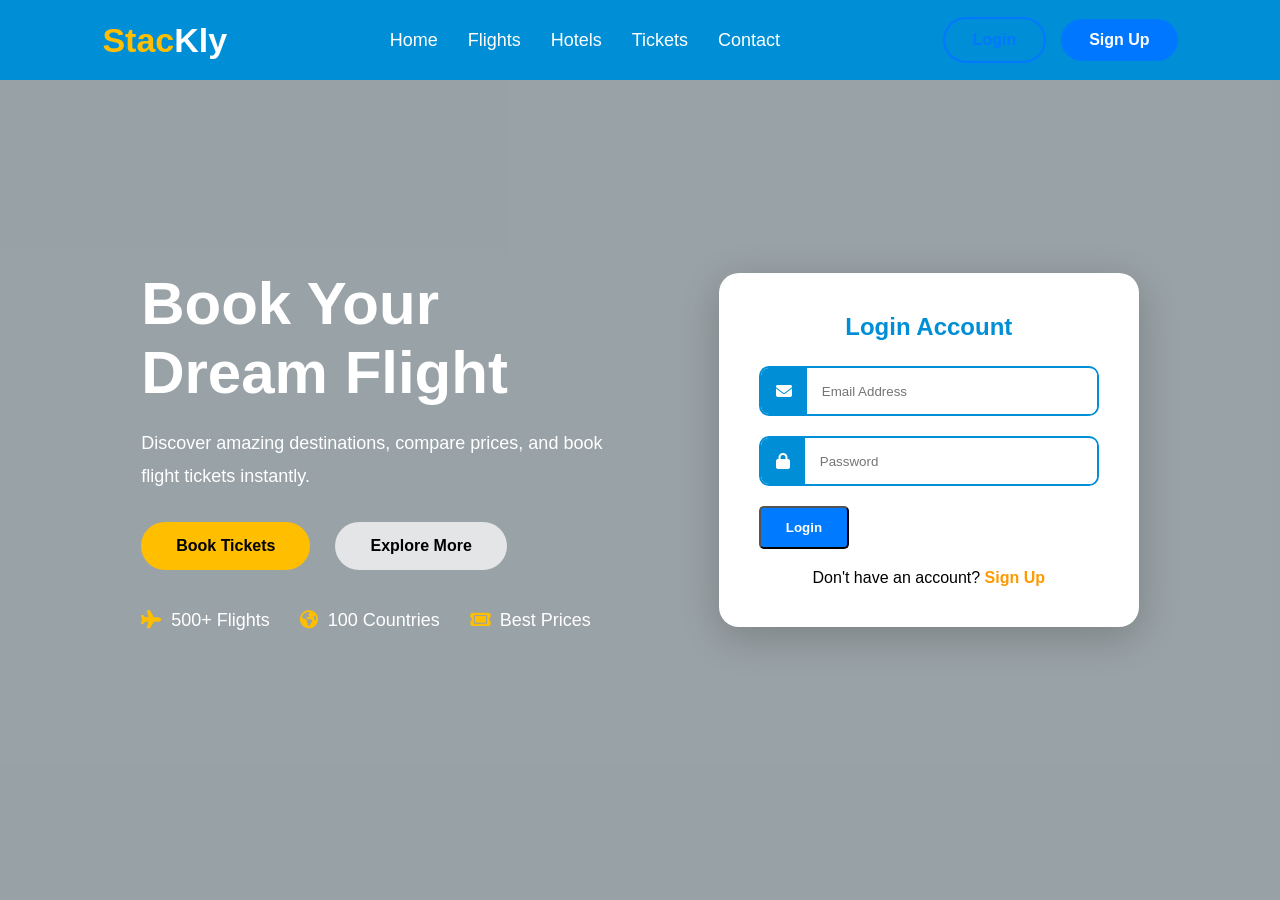
<file: login.html>
<!DOCTYPE html>
<html lang="en">
<head>
<meta charset="UTF-8">
<meta name="viewport" content="width=device-width, initial-scale=1.0">
<title>FlyTrip - Login & Signup</title>

<link rel="stylesheet" href="login.css">

<link rel="stylesheet"
href="https://cdnjs.cloudflare.com/ajax/libs/font-awesome/6.5.1/css/all.min.css">
</head>
<body>

<header>
    <div class="logo">
        <span>Stac</span>Kly
    </div>

    <nav>
        <a href="404.html">Home</a>
        <a href="404.html">Flights</a>
        <a href="404.html">Hotels</a>
        <a href="404.html">Tickets</a>
        <a href="404.html">Contact</a>
    </nav>

    <div class="buttons">
        <button id="loginBtn">Login</button>
        <button id="signupBtn">Sign Up</button>
    </div>
</header>

<section class="hero">

    <div class="left-content">
        <h1>Book Your Dream Flight</h1>

        <p>
            Discover amazing destinations, compare prices,
            and book flight tickets instantly.
        </p>
<div class="hero-buttons">
    <a href="404.html" class="book-btn">Book Tickets</a>
    <a href="404.html" class="explore-btn">Explore More</a>
</div>

        <div class="features">

            <div class="feature">
                <i class="fa-solid fa-plane"></i>
                <span>500+ Flights</span>
            </div>

            <div class="feature">
                <i class="fa-solid fa-earth-americas"></i>
                <span>100 Countries</span>
            </div>

            <div class="feature">
                <i class="fa-solid fa-ticket"></i>
                <span>Best Prices</span>
            </div>

        </div>

    </div>

    <!-- LOGIN FORM -->

    <form class="form-box" id="loginForm">

        <h2>Login Account</h2>

        <div class="input-box">
            <i class="fa fa-envelope"></i>
            <input
                type="email"
                id="loginEmail"
                placeholder="Email Address"
                required>
        </div>

        <div class="input-box">
            <i class="fa fa-lock"></i>
            <input
                type="password"
                id="loginPassword"

                placeholder="Password"
                required>
        </div>
        
<button type="submit" class="submit-btn">
    Login
</button>
        <p>
            Don't have an account?
            <span class="switchSignup">Sign Up</span>
        </p>

    </form>

    <!-- SIGNUP FORM -->

    <form class="form-box hidden" id="signupForm">

        <h2>Create Account</h2>

        <div class="input-box">
            <i class="fa fa-user"></i>
            <input
                type="text"
                id="signupName"
                placeholder="Full Name"
                required>
        </div>

        <div class="input-box">
            <i class="fa fa-envelope"></i>
            <input
                type="email"
                id="signupEmail"
                placeholder="Email"
                required>
        </div>

        <div class="input-box">
            <i class="fa fa-lock"></i>
            <input
                type="password"
                id="signupPassword"
                placeholder="Password"
                required>
        </div>

        <button type="submit" class="submit-btn">
            Sign Up
        </button>

        <p>
            Already have an account?
            <span class="switchLogin">Login</span>
        </p>

    </form>

</section>

<script src="login.js"></script>

</body>
</html>
</file>
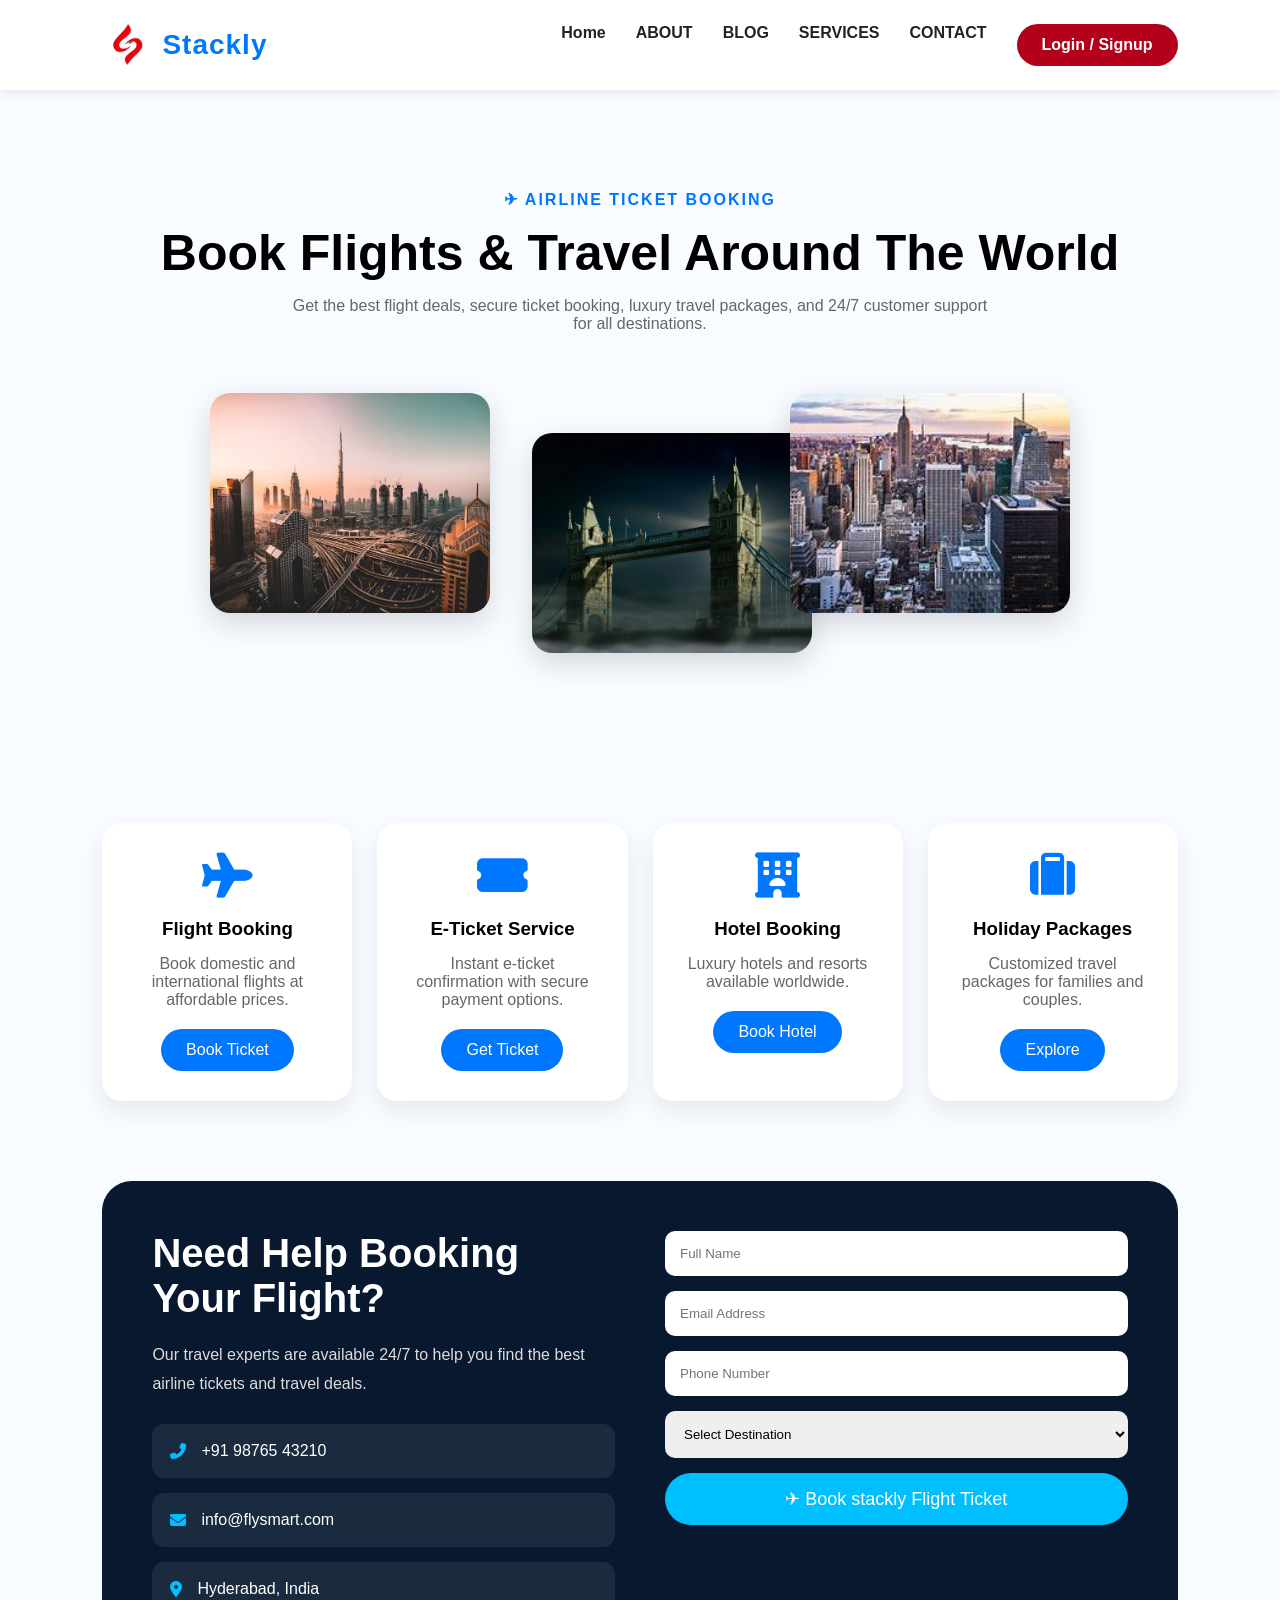
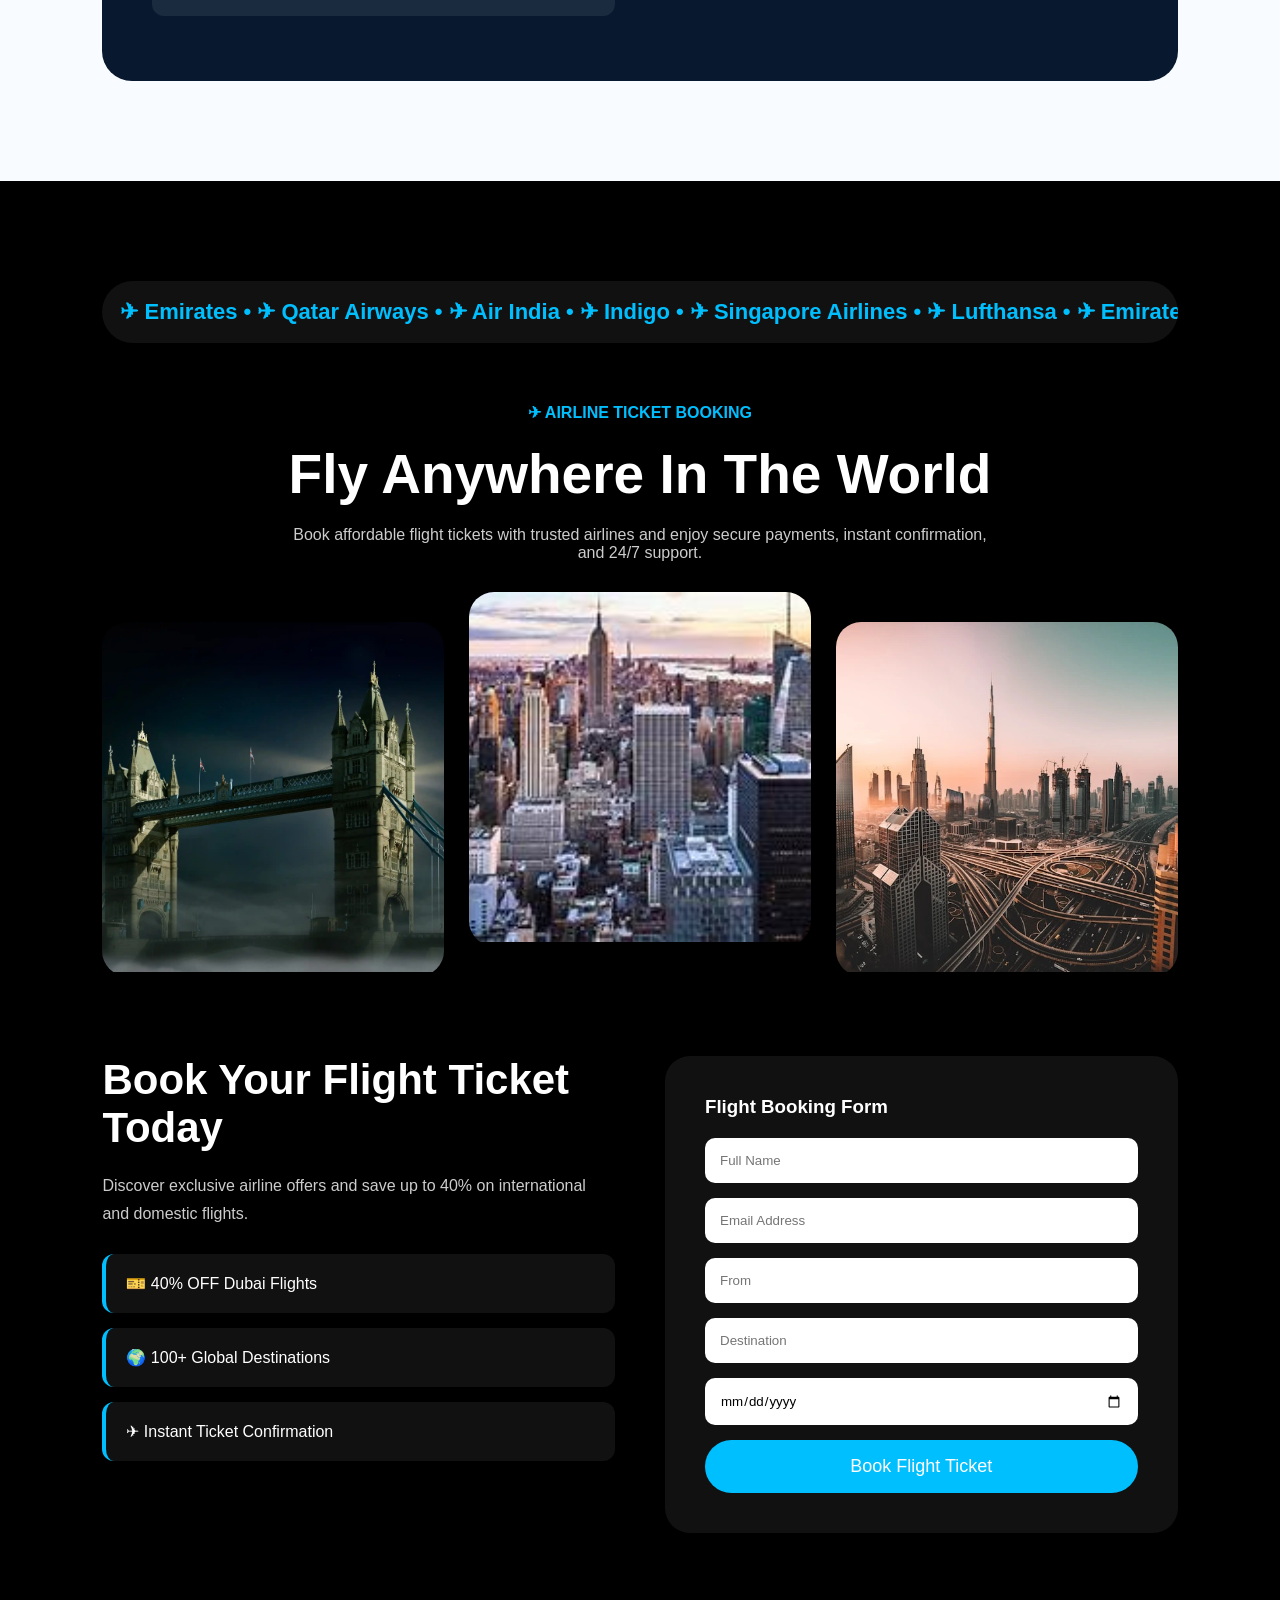
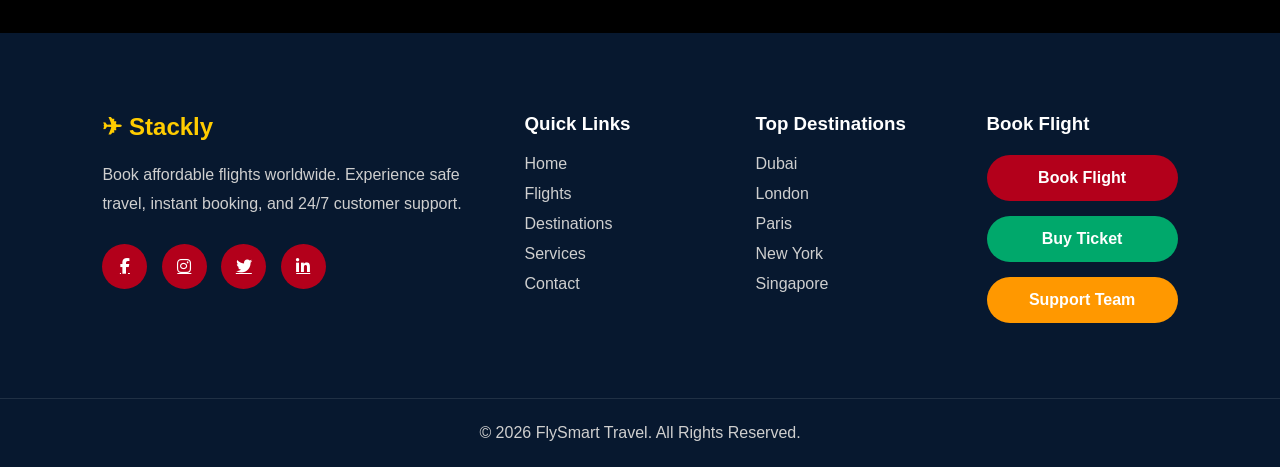
<file: services.html>
<!DOCTYPE html>
<html lang="en">
<head>
    <meta charset="UTF-8">
    <meta name="viewport" content="width=device-width, initial-scale=1.0">
    <title>Trip Travel Website</title>

    <link rel="stylesheet" href="services.css">

    <link rel="stylesheet"
        href="https://cdnjs.cloudflare.com/ajax/libs/font-awesome/6.5.1/css/all.min.css">
</head>
<body>

    <!-- Header -->
<header>
   <div class="logo">
    <a href="index.html">
    <img src="image-12.webp" alt="Stackly Logo">
    <span>Stackly</span>
    </a>
</div>

    <!-- Toggle Button -->
    <div class="menu-toggle" id="menuToggle">
        <i class="fas fa-bars"></i>
    </div>

    <nav id="navbar">
        <a href="index.html">Home</a>
        <a href="about.html">ABOUT</a>
        <a href="blog.html">BLOG</a>
        <a href="services.html">SERVICES</a>
        <a href="contact.html">CONTACT</a>
    
<a href="login.html" class="login-btn">
    Login / Signup
</a>
    </nav>

</header>


<section class="airline-services">

    <div class="section-title">
        <span>✈ AIRLINE TICKET BOOKING</span>
        <h2>Book Flights & Travel Around The World</h2>
        <p>
            Get the best flight deals, secure ticket booking, luxury travel
            packages, and 24/7 customer support for all destinations.
        </p>
    </div>

    <!-- Floating Images -->
    <div class="floating-images">

        <img src="dubai.webp"
            class="img1" alt="">

        <img src="london.webp"
            class="img2" alt="">

        <img src="newyork.webp"
            class="img3" alt="">

    </div>

    <div class="services-grid">

        <div class="service-box">
            <i class="fas fa-plane"></i>
            <h3>Flight Booking</h3>
            <p>
                Book domestic and international flights at affordable prices.
            </p>
            <a href="404.html">Book Ticket</a>
        </div>

        <div class="service-box">
            <i class="fas fa-ticket-alt"></i>
            <h3>E-Ticket Service</h3>
            <p>
                Instant e-ticket confirmation with secure payment options.
            </p>
            <a href="404.html">Get Ticket</a>
        </div>

        <div class="service-box">
            <i class="fas fa-hotel"></i>
            <h3>Hotel Booking</h3>
            <p>
                Luxury hotels and resorts available worldwide.
            </p>
            <a href="404.html">Book Hotel</a>
        </div>

        <div class="service-box">
            <i class="fas fa-suitcase"></i>
            <h3>Holiday Packages</h3>
            <p>
                Customized travel packages for families and couples.
            </p>
            <a href="404.html">Explore</a>
        </div>

    </div>

    <!-- Contact Area -->

    <div class="travel-contact">

        <div class="contact-left">

            <h2>Need Help Booking Your Flight?</h2>

            <p>
                Our travel experts are available 24/7 to help you find
                the best airline tickets and travel deals.
            </p>

            <div class="contact-card">
                <i class="fas fa-phone-alt"></i>
                <span>+91 98765 43210</span>
            </div>

            <div class="contact-card">
                <i class="fas fa-envelope"></i>
                <span>info@flysmart.com</span>
            </div>

            <div class="contact-card">
                <i class="fas fa-map-marker-alt"></i>
                <span>Hyderabad, India</span>
            </div>

        </div>

        <div class="contact-right">

            <form>

                <input type="text" placeholder="Full Name">

                <input type="email" placeholder="Email Address">

                <input type="tel" placeholder="Phone Number">

                <select>
                    <option>Select Destination</option>
                    <option>Dubai</option>
                    <option>London</option>
                    <option>Paris</option>
                    <option>Singapore</option>
                </select>

                <button type="submit">
                    ✈ Book  stackly Flight Ticket
                </button>

            </form>

        </div>

    </div>

</section>
<section class="premium-flight">

    <div class="airline-scroll">
        <div class="airline-track">
            ✈ Emirates • ✈ Qatar Airways • ✈ Air India • ✈ Indigo • ✈ Singapore Airlines • ✈ Lufthansa • ✈ Emirates • ✈ Qatar Airways • ✈ Air India • ✈ Indigo
        </div>
    </div>

    <div class="premium-heading">
        <span>✈ AIRLINE TICKET BOOKING</span>
        <h2>Fly Anywhere In The World</h2>
        <p>
            Book affordable flight tickets with trusted airlines and enjoy
            secure payments, instant confirmation, and 24/7 support.
        </p>
    </div>

    <div class="flight-gallery">

        <div class="gallery-card">
            <img src="london.webp">
        </div>

        <div class="gallery-card center">
            <img src="newyork.webp">
        </div>

        <div class="gallery-card">
            <img src="dubai.webp">
        </div>

    </div>

    <div class="booking-content">

        <div class="booking-info">

            <h3>Book Your Flight Ticket Today</h3>

            <p>
                Discover exclusive airline offers and save up to 40% on
                international and domestic flights.
            </p>

            <div class="offer-box">
                <span>🎫 40% OFF Dubai Flights</span>
            </div>

            <div class="offer-box">
                <span>🌍 100+ Global Destinations</span>
            </div>

            <div class="offer-box">
                <span>✈ Instant Ticket Confirmation</span>
            </div>

        </div>

        <div class="booking-form">

            <h3>Flight Booking Form</h3>

            <form>

                <input type="text" placeholder="Full Name">

                <input type="email" placeholder="Email Address">

                <input type="text" placeholder="From">

                <input type="text" placeholder="Destination">

                <input type="date">

                <button>
                    Book Flight Ticket
                </button>

            </form>

        </div>

    </div>

</section>


<footer class="footer">

    <div class="footer-container">

        <div class="footer-box">
            <h2>✈ Stackly</h2>
            <p>
                Book affordable flights worldwide. Experience safe travel,
                instant booking, and 24/7 customer support.
            </p>

            <div class="social-icons">
                <a href="404.html"><i class="fab fa-facebook-f"></i></a>
                <a href="404.html"><i class="fab fa-instagram"></i></a>
                <a href="404.html"><i class="fab fa-twitter"></i></a>
                <a href="404.html"><i class="fab fa-linkedin-in"></i></a>
            </div>
        </div>

        <div class="footer-box">
            <h3>Quick Links</h3>
            <ul>
                <li><a href="index.html">Home</a></li>
                <li><a href="about.html">Flights</a></li>
                <li><a href="blog.html">Destinations</a></li>
                <li><a href="services.html">Services</a></li>
                <li><a href="contact.html">Contact</a></li>
            </ul>
        </div>

        <div class="footer-box">
            <h3>Top Destinations</h3>
            <ul>
                <li><a href="404.html">Dubai</a></li>
                <li><a href="404.html">London</a></li>
                <li><a href="404.html">Paris</a></li>
                <li><a href="404.html">New York</a></li>
                <li><a href="404.html">Singapore</a></li>
            </ul>
        </div>

        <div class="footer-box">
            <h3>Book Flight</h3>

            <a href="login.html" class="footer-btn btn-flight">
                Book Flight
            </a>

            <a href="404.html" class="footer-btn btn-ticket">
                Buy Ticket
            </a>

            <a href="contact.html" class="footer-btn btn-support">
                Support Team
            </a>
        </div>

    </div>

    <div class="footer-bottom">
        <p>© 2026 FlySmart Travel. All Rights Reserved.</p>
    </div>

</footer>


    <script src="services.js"></script>

</body>
</html>
</file>
<file: style.css>
*{
    margin:0;
    padding:0;
    box-sizing:border-box;
    font-family:Arial, sans-serif;
}

html{
    scroll-behavior:smooth;
}

body{
    background:#eaf8ff;
    background-image: url('image-13.webp');
    background-size: cover;
    background-position: center;
    overflow-x:hidden;
}

/* Header */

header{
    display:flex;
    justify-content:space-between;
    align-items:center;
    padding:20px 8%;
    background:#fff;
    position:sticky;
    top:0;
    z-index:1000;
    box-shadow:0 2px 10px rgba(0,0,0,.08);
}

.logo a{
    display:flex;
    align-items:center;
    gap:10px;
    text-decoration:none;
}

.logo img{
    width:50px;
    height:50px;
    object-fit:contain;
}

.logo span{
    font-size:28px;
    font-weight:700;
    color:#0077ff;
    letter-spacing:1px;
}
nav{
    display:flex;
    gap:30px;
}

nav a{
    text-decoration:none;
    color:#222;
    font-weight:600;
    transition:.3s;
}

nav a:hover{
    color:#0077ff;
}

.login-btn{
    display:inline-block;
    padding:12px 24px;
    background:#b3001b;
    color:#fff;
    text-decoration:none;
    border-radius:30px;
    font-weight:600;
    transition:.4s;
}

.login-btn:hover{
    background:#0077ff;
    transform:translateY(-3px);
}


/* Top Marquee */

.top-marquee{
    background:#000;
    color:#fff;
    overflow:hidden;
    padding:12px 0;
}

.marquee-content{
    white-space:nowrap;
    display:inline-block;
    animation:scroll-left 20s linear infinite;
    font-weight:600;
    font-size:16px;
}

/* Hero Section */

.hero{
    min-height:100vh;
    padding:40px 8%;
}

/* Main Scrolling Text */

.scroll-text{
    overflow:hidden;
    white-space:nowrap;
    margin-bottom:30px;
}

.scroll-text h3{
    display:inline-block;
    animation:scroll-left 15s linear infinite;
    color:#0077ff;
    font-size:24px;
}

@keyframes scroll-left{
    from{
        transform:translateX(100%);
    }
    to{
        transform:translateX(-100%);
    }
}

/* Hero Layout */

.hero-content{
    display:flex;
    justify-content:space-between;
    align-items:center;
    gap:50px;
}

.left{
    flex:0;
}

.hero-heading span{
    color:#0077ff;
    font-size:18px;
    font-weight:bold;
    letter-spacing:3px;
}

.left h1{
    font-size:70px;
    line-height:1.2;
    margin:15px 0;
    color:#111;
}

.typing-text{
    font-size:24px;
    color:#ff6600;
    font-weight:bold;
    height:40px;
    margin-bottom:15px;
}

.left p{
    color:#555;
    line-height:1.8;
    margin-bottom:25px;
    max-width:550px;
}

.hero-btn{
    padding:16px 35px;
    border:none;
    background:#000;
    color:#fff;
    font-size:18px;
    border-radius:10px;
    cursor:pointer;
    transition:.4s;
}

.hero-btn:hover{
    background:#0077ff;
    transform:scale(1.05);
}

/* Right Image */

.right{
    flex:1;
    text-align:center;
}

.right img{
    width:100%;
    max-width:750px;
    animation:fly 5s ease-in-out infinite;
}

@keyframes fly{

    0%{
        transform:translateX(0) translateY(0);
    }

    50%{
        transform:translateX(25px) translateY(-20px);
    }

    100%{
        transform:translateX(0) translateY(0);
    }
} 

/* Search Box */

.search-box{
    background:#fff;
    margin-top:60px;
    padding:25px;
    border-radius:20px;
    box-shadow:0 10px 30px rgba(0,0,0,.12);

    display:grid;
    grid-template-columns:repeat(5,1fr);
    gap:15px;
}

.search-box input{
    padding:15px;
    border:1px solid #ddd;
    border-radius:8px;
    outline:none;
}

.search-box input:focus{
    border-color:#0077ff;
}

#searchBtn {
    text-decoration: none;
    background: #ff6b35;
    color: white;
    padding: 12px 28px;
    border-radius: 50px;
    display: inline-flex;
    align-items: center;
    gap: 8px;
    font-weight: 600;
    transition: 0.3s;
}

#searchBtn:hover {
    background: #e85a2a;
    transform: translateY(-3px);
}
/* Floating Clouds */

.hero::before{
    content:"☁";
    position:absolute;
    top:120px;
    right:20%;
    font-size:60px;
    opacity:.3;
    animation:cloudMove 15s linear infinite;
}

@keyframes cloudMove{
    from{
        transform:translateX(0);
    }
    to{
        transform:translateX(200px);
    }
}
header{
    display:flex;
    justify-content:space-between;
    align-items:center;
    padding:20px 8%;
    background:#fff;
    position:sticky;
    top:0;
    z-index:1000;
    box-shadow:0 2px 10px rgba(0,0,0,0.1);
}

.logo{
    font-size:28px;
    font-weight:700;
    color:#b3001b;
}

nav{
    display:flex;
    gap:30px;
}

nav a{
    text-decoration:none;
    color:#222;
    font-weight:600;
}

.login-btn{
    background:#b3001b;
    color:#fff;
    border:none;
    padding:12px 25px;
    border-radius:30px;
    cursor:pointer;
}

.menu-toggle{
    display:none;
    font-size:28px;
    cursor:pointer;
    color:#b3001b;
}

/* Mobile Menu */

@media (max-width:768px){

    .menu-toggle{
        display:block;
        z-index:1001;
    }

    nav{
        position:fixed;
        top:80px;
        left:-100vw;
        right: 0%;
        width:100vw;
        height: 850px;
        background:#fff;
        display:flex;
        flex-direction:column;
        align-items:center;
        justify-content:flex-start;
        gap:30px;
        padding:30px 0;
        transition:left .4s ease;
        overflow-y:auto;
        z-index:999;
    }

    nav.active{
        left: 0px;
    }
    

    nav a{
        font-size:20px;
    }

    .mobile-login-btn{
        display:block;
        padding:12px 25px;
        background:#b3001b;
        color:#fff;
        border-radius:30px;
        text-decoration:none;
        margin-top:10px;
    }
}
/* Mobile */

@media(max-width:992px){

    .hero-content{
        flex-direction:column;
        text-align:center;
    }

    .left h1{
        font-size:50px;
    }

    .left p{
        margin:auto auto 25px;
    }

    .search-box{
        grid-template-columns:1fr 1fr;
    }
} 

.mobile-login-btn{
    display:block;
}

/* ================= ABOUT ================= */

/* ================= HERO SECTION ================= */

.hero{
    min-height:100vh;
    background:linear-gradient(rgba(0,0,0,.55),
    rgba(0,0,0,.55)),
    url("image-4.webp");
    background-size:cover;
    background-position:center;
    overflow:hidden;
}

/* Top Offer Bar */

.top-marquee{
    background:#ff6b00;
    color:#fff;
    overflow:hidden;
    white-space:nowrap;
    padding:12px 0;
}

.marquee-content{
    display:inline-block;
    animation:marquee 18s linear infinite;
    font-weight:600;
}

@keyframes marquee{
    from{
        transform:translateX(100%);
    }
    to{
        transform:translateX(-100%);
    }
}

/* Travel Scroll Text */

.scroll-text{
    background:#fff;
    overflow:hidden;
    white-space:nowrap;
    padding:10px 0;
}

.scroll-text h3{
    display:inline-block;
    color:#ff6b00;
    animation:scrollLeft 15s linear infinite;
    font-size:16px;
}

@keyframes scrollLeft{
    from{
        transform:translateX(100%);
    }
    to{
        transform:translateX(-100%);
    }
}

/* Hero Content */

.hero-content{
    width:90%;
    margin:auto;
    min-height:75vh;
    display:flex;
    justify-content:space-between;
    align-items:center;
    gap:50px;
}

.left{
    flex:1;
    color:#fff;
    animation:fadeLeft 1.5s ease;
}

.sub-title{
    background:#ff6b00;
    padding:10px 20px;
    border-radius:30px;
    display:inline-block;
    margin-bottom:20px;
    font-weight:600;
}

.left h1{
    font-size:65px;
    line-height:1.2;
    margin-bottom:20px;
}

.typing-text{
    font-size:24px;
    color:#ffd166;
    margin-bottom:20px;
    font-weight:600;
}

.left p{
    line-height:1.8;
    margin-bottom:30px;
    max-width:600px;
    color: whitesmoke;
}

.hero-btn{
    padding:15px 35px;
    border:none;
    border-radius:50px;
    background:#ff6b00;
    color:#fff;
    font-size:16px;
    cursor:pointer;
    transition:.4s;
}

.hero-btn:hover{
    transform:translateY(-5px);
}

/* Right Image */

.right{
    flex:1;
    text-align:center;
}

.right img{
    width:100%;
    max-width:650px;
    animation:fly 4s ease-in-out infinite;
}

@keyframes fly{
    0%{
        transform:translateY(0);
    }
    50%{
        transform:translateY(-20px);
    }
    100%{
        transform:translateY(0);
    }
}

/* Search Box */

.search-box{
    width:90%;
    margin:auto;
    background:#fff;
    padding:25px;
    border-radius:15px;
    display:flex;
    gap:15px;
    box-shadow:0 10px 25px rgba(0,0,0,.15);
    margin-top:-30px;
}

.search-box input{
    flex:1;
    padding:15px;
    border:1px solid #ddd;
    border-radius:8px;
    outline:none;
}

#searchBtn{
    background:#ff6b00;
    color:#fff;
    border:none;
    padding:15px 30px;
    border-radius:8px;
    cursor:pointer;
}

/* ================= ABOUT SECTION ================= */

.about{
    padding:100px 10%;
    display:flex;
    align-items:center;
    justify-content:space-between;
    gap:70px;
    background:#f8f9fa;
}

/* Images Left */

.about-images{
    flex:1;
    position:relative;
    animation:fadeLeft 1.5s ease;
}

.about-images img{
    width:100%;
    border-radius:20px;
    box-shadow:0 15px 35px rgba(0,0,0,.15);
    transition:.5s;
}

.about-images img:hover{
    transform:scale(1.05);
}

.about-images img:first-child{
    width:85%;
}

.about-images img:last-child{
    width:70%;
    position:absolute;
    bottom:-40px;
    right:-30px;
    border:6px solid #fff;
}

/* Content Right */

.about-content{
    flex:1;
    animation:fadeRight 1.5s ease;
}

.about-tag{
    background:#ff6b00;
    color:#fff;
    padding:10px 20px;
    border-radius:30px;
    font-size:14px;
    display:inline-block;
    margin-bottom:20px;
}

.about-content h2{
    font-size:45px;
    margin-bottom:20px;
    line-height:1.3;
}

.about-content h2 span{
    color:#ff6b00;
}

.about-content p{
    color:#666;
    line-height:1.8;
    margin-bottom:15px;
}

/* Features */

.about-features{
    display:grid;
    grid-template-columns:repeat(2,1fr);
    gap:20px;
    margin:30px 0;
}

.feature{
    display:flex;
    align-items:center;
    gap:12px;
    font-weight:600;
}

.feature i{
    color:#ff6b00;
    font-size:22px;
}

/* Stats */

.about-stats{
    display:flex;
    gap:30px;
    margin:30px 0;
}

.stat{
    background:#fff;
    padding:20px;
    border-radius:15px;
    text-align:center;
    box-shadow:0 5px 20px rgba(0,0,0,.08);
}

.stat h3{
    color:#ff6b00;
    font-size:28px;
}

.stat p{
    margin:0;
}

/* Buttons */

.about-buttons{
    display:flex;
    gap:15px;
    margin-top:25px;
}

.btn-primary,
.btn-secondary{
    padding:14px 30px;
    text-decoration:none;
    border-radius:50px;
    font-weight:600;
}

.btn-primary{
    background:#ff6b00;
    color:#fff;
}

.btn-secondary{
    border:2px solid #ff6b00;
    color:#ff6b00;
}

/* Animations */

@keyframes fadeLeft{
    from{
        opacity:0;
        transform:translateX(-60px);
    }
    to{
        opacity:1;
        transform:translateX(0);
    }
}

@keyframes fadeRight{
    from{
        opacity:0;
        transform:translateX(60px);
    }
    to{
        opacity:1;
        transform:translateX(0);
    }
}

/* ================= MOBILE ================= */

@media(max-width:768px){

.hero-content,
.about{
    flex-direction:column;
    text-align:center;
}

.left h1{
    font-size:38px;
}

.about-content h2{
    font-size:32px;
}

.search-box{
    flex-direction:column;
}

.search-box input,
#searchBtn{
    width:100%;
}

.about-images img:first-child{
    width:100%;
}

.about-images img:last-child{
    width:75%;
    right:0;
}

.about-features{
    grid-template-columns:1fr;
}

.about-stats{
    flex-direction:column;
}

.about-buttons{
    flex-direction:column;
}

.right img{
    max-width:350px;
}

}
/* ================= DESTINATION ================= */

.destinations{
    padding:100px 8%;
    background:#f8f8f8;
}

.section-title{
    text-align:center;
    max-width:800px;
    margin:0 auto 60px;
}

.section-title span{
    color:#b3001b;
    font-weight:600;
    letter-spacing:2px;
}

.section-title h2{
    font-size:50px;
    color:#222;
    margin:15px 0;
}

.section-title p{
    color:#666;
    line-height:1.8;
}

.destination-grid{
    display:grid;
    grid-template-columns:repeat(auto-fit,minmax(280px,1fr));
    gap:30px;
}

.destination-card{
    position:relative;
    overflow:hidden;
    border-radius:25px;
    height:420px;
    cursor:pointer;
    box-shadow:0 15px 35px rgba(0,0,0,.12);
}

.destination-card img{
    width:100%;
    height:100%;
    object-fit:cover;
    transition:.6s;
}

.destination-card:hover img{
    transform:scale(1.15);
}

.destination-content{
    position:absolute;
    bottom:0;
    left:0;
    width:100%;
    padding:30px;
    background:linear-gradient(transparent,rgba(0,0,0,.9));
    color:#fff;
}

.destination-content h3{
    font-size:28px;
    margin-bottom:10px;
}

.destination-content p{
    line-height:1.7;
}

.destination-card:hover{
    transform:translateY(-10px);
    transition:.5s;
}

@media(max-width:768px){

    .section-title h2{
        font-size:34px;
    }

    .destination-card{
        height:350px;
    }
}
/* Flight Banner Section */

.flight-banner{
    width: 100%;
    min-height: 100vh;
    padding: 100px 8%;
    display: flex;
    align-items: center;
    justify-content: space-between;
    gap: 60px;
    background: linear-gradient(135deg,#f5f9ff,#eaf4ff);
    position: relative;
    overflow: hidden;
}

.flight-content{
    flex: 1;
    z-index: 2;
}

.sub-title{
    display: inline-block;
    background: #dceeff;
    color: #0077ff;
    padding: 10px 20px;
    border-radius: 30px;
    font-size: 15px;
    font-weight: 600;
    margin-bottom: 20px;
}

.flight-content h2{
    font-size: 60px;
    line-height: 1.2;
    color: #111;
    margin-bottom: 20px;
}

.flight-content h2 span{
    color: #0077ff;
}

.flight-content p{
    font-size: 18px;
    color: #555;
    line-height: 1.8;
    max-width: 600px;
    margin-bottom: 35px;
}

.flight-stats{
    display: flex;
    gap: 25px;
    margin-bottom: 40px;
}

.stat-box{
    background: #fff;
    padding: 20px 25px;
    border-radius: 15px;
    box-shadow: 0 10px 25px rgba(0,0,0,0.08);
    text-align: center;
    min-width: 130px;
    transition: 0.4s;
}

.stat-box:hover{
    transform: translateY(-8px);
}

.stat-box h3{
    font-size: 28px;
    color: #0077ff;
    margin-bottom: 5px;
}

.stat-box span{
    color: #666;
    font-size: 14px;
}

.flight-btn{
    display: inline-block;
    padding: 16px 35px;
    background: #0077ff;
    color: #fff;
    text-decoration: none;
    border-radius: 50px;
    font-size: 18px;
    font-weight: 600;
    transition: 0.4s;
}

.flight-btn:hover{
    background: #005ed1;
    transform: translateY(-5px);
}

.flight-image{
    flex: 1;
    position: relative;
    text-align: center;
}

.flight-image img{
    width: 100%;
    max-width: 650px;
    border-radius: 25px;
    animation: floatImage 4s ease-in-out infinite;
    box-shadow: 0 20px 40px rgba(0,0,0,0.15);
}

.plane{
    position: absolute;
    top: 80px;
    right: 8%;
    font-size: 45px;
    color: #0077ff;
    animation: flyPlane 10s linear infinite;
}

/* Animations */

@keyframes floatImage{
    0%{
        transform: translateY(0);
    }
    50%{
        transform: translateY(-20px);
    }
    100%{
        transform: translateY(0);
    }
}

@keyframes flyPlane{
    0%{
        transform: translateX(-200px);
        opacity: 0;
    }
    20%{
        opacity: 1;
    }
    100%{
        transform: translateX(300px);
        opacity: 0;
    }
}

/* Mobile Responsive */

@media(max-width:991px){

    .flight-banner{
        flex-direction: column;
        text-align: center;
        padding: 80px 5%;
    }

    .flight-content h2{
        font-size: 42px;
    }

    .flight-content p{
        max-width: 100%;
    }

    .flight-stats{
        justify-content: center;
        flex-wrap: wrap;
    }

    .flight-image img{
        max-width: 100%;
    }

    .plane{
        display: none;
    }
}

@media(max-width:768px){

    .flight-content h2{
        font-size: 34px;
    }

    .flight-content p{
        font-size: 16px;
    }

    .flight-stats{
        gap: 15px;
    }

    .stat-box{
        min-width: 100px;
        padding: 15px;
    }

    .flight-btn{
        padding: 14px 28px;
        font-size: 16px;
    }
}

@media(max-width:480px){

    .flight-banner{
        padding: 60px 20px;
    }

    .flight-content h2{
        font-size: 28px;
    }

    .sub-title{
        font-size: 13px;
    }

    .stat-box h3{
        font-size: 22px;
    }
}
.why-us{
    padding:100px 8%;
    background:#f8f8f8;
}

.section-title{
    text-align:center;
    margin-bottom:60px;
}

.section-title h2{
    font-size:45px;
    color:#8b0015;
    margin-bottom:15px;
}

.section-title p{
    color:#666;
    font-size:18px;
}

.card-container{
    display:grid;
    grid-template-columns:repeat(auto-fit,minmax(300px,1fr));
    gap:30px;
}

.card{
    background:#fff;
    padding:35px;
    border-radius:20px;
    text-align:center;
    box-shadow:0 10px 30px rgba(0,0,0,0.08);
    transition:.4s;
    position:relative;
    overflow:hidden;
}

.card::before{
    content:'';
    position:absolute;
    top:0;
    left:-100%;
    width:100%;
    height:5px;
    background:linear-gradient(90deg,#8b0015,#d4af37);
    transition:.5s;
}

.card:hover::before{
    left:0;
}

.card:hover{
    transform:translateY(-10px);
}

.icon{
    width:80px;
    height:80px;
    margin:auto;
    margin-bottom:20px;
    background:#8b0015;
    color:#fff;
    border-radius:50%;
    display:flex;
    align-items:center;
    justify-content:center;
    font-size:35px;
    animation:float 3s ease-in-out infinite;
}

.card h3{
    color:#222;
    margin-bottom:15px;
    font-size:24px;
}

.card p{
    color:#666;
    line-height:1.8;
}

@keyframes float{
    0%,100%{
        transform:translateY(0);
    }
    50%{
        transform:translateY(-10px);
    }
}

@media(max-width:768px){
    .section-title h2{
        font-size:32px;
    }

    .card{
        padding:25px;
    }
}

/* SERVICES */

.services{
    padding:100px 8%;
    background:#faf7f2;
}

.section-header{
    text-align:center;
    max-width:800px;
    margin:auto;
    margin-bottom:60px;
}

.section-header span{
    color:#b3001b;
    font-weight:600;
    letter-spacing:2px;
}

.section-header h2{
    font-size:50px;
    color:#222;
    margin:15px 0;
}

.section-header p{
    color:#666;
    line-height:1.8;
}

.services-grid{
    display:grid;
    grid-template-columns:repeat(auto-fit,minmax(320px,1fr));
    gap:30px;
}

.service-card{
    background:#fff;
    border-radius:25px;
    overflow:hidden;
    box-shadow:0 10px 30px rgba(0,0,0,.08);
    transition:.5s;
    animation:fadeUp 1s ease;
}

.service-card:hover{
    transform:translateY(-12px);
}

.service-card img{
    width:100%;
    height:240px;
    object-fit:cover;
    transition:.5s;
}

.service-card:hover img{
    transform:scale(1.1);
}

.service-content{
    padding:25px;
}

.service-content h3{
    color:#222;
    font-size:26px;
    margin-bottom:15px;
}

.service-content p{
    color:#666;
    line-height:1.8;
    margin-bottom:20px;
}

.service-content a{
    text-decoration:none;
    color:#b3001b;
    font-weight:600;
}

.service-content a:hover{
    color:#d4af37;
}

@keyframes fadeUp{
    from{
        opacity:0;
        transform:translateY(60px);
    }
    to{
        opacity:1;
        transform:translateY(0);
    }
}

@media(max-width:768px){

    .section-header h2{
        font-size:35px;
    }

    .service-card img{
        height:220px;
    }
}

/* ================= CONTACT SECTION ================= */

.contact-section{
    position:relative;
    padding:100px 8%;
    background:linear-gradient(rgba(0,0,0,.75),
    rgba(0,0,0,.75)),
    url("image-4.webp");
    background-size:cover;
    background-position:center;
    overflow:hidden;
}

/* Container */
.contact-container{
    max-width:1300px;
    margin:auto;
    display:flex;
    align-items:center;
    justify-content:space-between;
    gap:50px;
    position:relative;
    z-index:2;
}

/* Left Side */
.contact-content{
    flex:1;
}

.tag{
    display:inline-block;
    background:#b3001b;
    color:#fff;
    padding:10px 25px;
    border-radius:50px;
    margin-bottom:20px;
    font-weight:600;
    animation:fadeIn 1s ease;
}

.contact-content h2{
    font-size:55px;
    color:#fff;
    line-height:1.2;
    margin-bottom:20px;
}

.contact-content h2 span{
    color:#d4af37;
}

.contact-content p{
    color:#ddd;
    font-size:18px;
    line-height:1.8;
    margin-bottom:35px;
}

/* Info Cards */

.contact-info{
    display:grid;
    grid-template-columns:repeat(2,1fr);
    gap:20px;
    margin-bottom:35px;
}

.info-card{
    background:rgba(255,255,255,0.08);
    border:1px solid rgba(255,255,255,0.15);
    backdrop-filter:blur(10px);
    padding:20px;
    border-radius:18px;
    display:flex;
    align-items:center;
    gap:15px;
    transition:.4s;
}

.info-card:hover{
    transform:translateY(-8px);
    border-color:#d4af37;
}

.info-card i{
    width:60px;
    height:60px;
    background:#b3001b;
    border-radius:50%;
    display:flex;
    align-items:center;
    justify-content:center;
    color:#fff;
    font-size:24px;
}

.info-card h4{
    color:#fff;
    margin-bottom:5px;
}

.info-card p{
    color:#ddd;
    margin:0;
    font-size:15px;
}

/* Button */

.contact-btn{
    display:inline-block;
    padding:15px 35px;
    background:#b3001b;
    color:#fff;
    text-decoration:none;
    border-radius:50px;
    font-weight:600;
    transition:.4s;
}

.contact-btn:hover{
    background:#d4af37;
    color:#000;
}

/* ================= FORM ================= */

.contact-form-box{
    flex:1;
    background:rgba(255,255,255,.08);
    backdrop-filter:blur(12px);
    border:1px solid rgba(255,255,255,.15);
    padding:40px;
    border-radius:25px;
    animation:slideRight 1s ease;
}

.contact-form-box h3{
    color:#fff;
    font-size:32px;
    margin-bottom:10px;
}

.contact-form-box p{
    color:#ddd;
    margin-bottom:25px;
}

.contact-form-box form{
    display:flex;
    flex-direction:column;
    gap:15px;
}

.contact-form-box input,
.contact-form-box select,
.contact-form-box textarea{
    width:100%;
    padding:15px;
    border:none;
    outline:none;
    border-radius:12px;
    background:rgba(255,255,255,.1);
    color:#fff;
    font-size:15px;
}

.contact-form-box input::placeholder,
.contact-form-box textarea::placeholder{
    color:#ddd;
}

.contact-form-box option{
    color:#000;
}

.contact-form-box button{
    padding:15px;
    border:none;
    border-radius:50px;
    background:#b3001b;
    color:#fff;
    font-size:16px;
    cursor:pointer;
    transition:.4s;
}

.contact-form-box button:hover{
    background:#d4af37;
    color:#000;
    transform:translateY(-4px);
}

/* ================= SCROLLING ROUTE ================= */

.scrolling-box{
    width:100%;
    margin-top:60px;
    background:#fff;
    border-radius:50px;
    overflow:hidden;
    padding:18px 0;
}

.scrolling-track{
    white-space:nowrap;
    color:#b3001b;
    font-size:22px;
    font-weight:700;
    animation:scrollRoute 18s linear infinite;
}

/* ================= ANIMATIONS ================= */

@keyframes fadeIn{
    from{
        opacity:0;
        transform:translateY(40px);
    }
    to{
        opacity:1;
        transform:translateY(0);
    }
}

@keyframes slideRight{
    from{
        opacity:0;
        transform:translateX(80px);
    }
    to{
        opacity:1;
        transform:translateX(0);
    }
}

@keyframes scrollRoute{
    from{
        transform:translateX(100%);
    }
    to{
        transform:translateX(-100%);
    }
}

/* ================= RESPONSIVE ================= */

@media(max-width:991px){

    .contact-container{
        flex-direction:column;
    }

    .contact-content,
    .contact-form-box{
        width:100%;
    }

    .contact-content h2{
        font-size:42px;
    }
}

@media(max-width:768px){

    .contact-section{
        padding:80px 5%;
    }

    .contact-content h2{
        font-size:34px;
    }

    .contact-info{
        grid-template-columns:1fr;
    }

    .contact-form-box{
        padding:25px;
    }

    .scrolling-track{
        font-size:18px;
    }
}
.footer{
    background:#07182f;
    color:#fff;
    padding-top:80px;
}

.footer-container{
    max-width:1300px;
    margin:auto;
    padding:0 8%;
    display:grid;
    grid-template-columns:2fr 1fr 1fr 1fr;
    gap:40px;
}

.footer-box h2{
    color:#ffcc00;
    margin-bottom:20px;
}

.footer-box h3{
    margin-bottom:20px;
    color:#ffffff;
}

.footer-box p{
    color:#cfcfcf;
    line-height:1.8;
}

.footer-box ul{
    list-style:none;
}

.footer-box ul li{
    margin:12px 0;
}

.footer-box ul li a{
    color:#cfcfcf;
    text-decoration:none;
    transition:.3s;
}

.footer-box ul li a:hover{
    color:#ffcc00;
    padding-left:5px;
}

.social-icons{
    margin-top:25px;
}

.social-icons a{
    display:inline-flex;
    align-items:center;
    justify-content:center;
    width:45px;
    height:45px;
    border-radius:50%;
    margin-right:10px;
    color:#fff;
    background:#b3001b;
    transition:.4s;
}

.social-icons a:hover{
    transform:translateY(-5px);
    background:#ffcc00;
    color:#000;
}

/* Buttons */

.footer-btn{
    display:block;
    text-align:center;
    padding:14px;
    margin-bottom:15px;
    border-radius:50px;
    text-decoration:none;
    font-weight:600;
    transition:.4s;
}

.btn-flight{
    background:#b3001b;
    color:#fff;
}

.btn-ticket{
    background:#00a86b;
    color:#fff;
}

.btn-support{
    background:#ff9800;
    color:#fff;
}

.footer-btn:hover{
    transform:translateY(-5px);
}

/* Bottom */

.footer-bottom{
    text-align:center;
    margin-top:60px;
    padding:25px;
    border-top:1px solid rgba(255,255,255,.1);
}

.footer-bottom p{
    color:#cfcfcf;
}

/* Responsive */

@media(max-width:991px){

    .footer-container{
        grid-template-columns:1fr 1fr;
    }
}

@media(max-width:768px){

    .footer-container{
        grid-template-columns:1fr;
        text-align:center;
    }

    .social-icons{
        justify-content:center;
    }
}
</file>
<file: about.css>
*{
    margin:0;
    padding:0;
    box-sizing:border-box;
    font-family:Arial, sans-serif;
}

html{
    scroll-behavior:smooth;
}

body{
    background:#eaf8ff;
    background-image: url('https://images.unsplash.com/photo-1507525428034-b723cf961d3e?ixlib=rb-4.0.3&ixid=M3wxMjA3fDB8MHxzZWFyY2h8M3x8Ymx1ZSUyMGNsb3VkJTIwYmFja2dyb3VuZHxlbnwwfHwwfHx8&w=1000&q=80');
    background-size: cover;
    background-position: center;
    overflow-x:hidden;
}

/* Header */

header{
    display:flex;
    justify-content:space-between;
    align-items:center;
    padding:20px 8%;
    background:#fff;
    position:sticky;
    top:0;
    z-index:1000;
    box-shadow:0 2px 10px rgba(0,0,0,.08);
}

.logo a{
    display:flex;
    align-items:center;
    gap:10px;
    text-decoration:none;
}

.logo img{
    width:50px;
    height:50px;
    object-fit:contain;
}

.logo span{
    font-size:28px;
    font-weight:700;
    color:#0077ff;
    letter-spacing:1px;
}

nav{
    display:flex;
    gap:30px;
}

nav a{
    text-decoration:none;
    color:#222;
    font-weight:600;
    transition:.3s;
}

nav a:hover{
    color:#0077ff;
}

.login-btn{
    display:inline-block;
    padding:12px 24px;
    background:#b3001b;
    color:#fff;
    text-decoration:none;
    border-radius:30px;
    font-weight:600;
    transition:.4s;
}

.login-btn:hover{
    background:#0077ff;
    transform:translateY(-3px);
}

.login-btn:hover{
    background:#0077ff;
    transform:translateY(-4px);
}

/* Top Marquee */

.top-marquee{
    background:#000;
    color:#fff;
    overflow:hidden;
    padding:12px 0;
}

.marquee-content{
    white-space:nowrap;
    display:inline-block;
    animation:scroll-left 20s linear infinite;
    font-weight:600;
    font-size:16px;
}

/* Hero Section */

.hero{
    min-height:100vh;
    padding:40px 8%;
}

/* Main Scrolling Text */

.scroll-text{
    overflow:hidden;
    white-space:nowrap;
    margin-bottom:30px;
}

.scroll-text h3{
    display:inline-block;
    animation:scroll-left 15s linear infinite;
    color:#0077ff;
    font-size:24px;
}

@keyframes scroll-left{
    from{
        transform:translateX(100%);
    }
    to{
        transform:translateX(-100%);
    }
}

/* Hero Layout */

.hero-content{
    display:flex;
    justify-content:space-between;
    align-items:center;
    gap:50px;
}

.left{
    flex:1;
}

.hero-heading span{
    color:#0077ff;
    font-size:18px;
    font-weight:bold;
    letter-spacing:3px;
}

.left h1{
    font-size:70px;
    line-height:1.2;
    margin:15px 0;
    color:#111;
}

.typing-text{
    font-size:24px;
    color:#ff6600;
    font-weight:bold;
    height:40px;
    margin-bottom:15px;
}

.left p{
    color:#555;
    line-height:1.8;
    margin-bottom:25px;
    max-width:550px;
}

.hero-btn{
    padding:16px 35px;
    border:none;
    background:#000;
    color:#fff;
    font-size:18px;
    border-radius:10px;
    cursor:pointer;
    transition:.4s;
}

.hero-btn:hover{
    background:#0077ff;
    transform:scale(1.05);
}

/* Right Image */

.right{
    flex:1;
    text-align:center;
}

.right img{
    width:100%;
    max-width:750px;
    animation:fly 5s ease-in-out infinite;
}

@keyframes fly{

    0%{
        transform:translateX(0) translateY(0);
    }

    50%{
        transform:translateX(25px) translateY(-20px);
    }

    100%{
        transform:translateX(0) translateY(0);
    }
}

/* Search Box */

.search-box{
    background:#fff;
    margin-top:60px;
    padding:25px;
    border-radius:20px;
    box-shadow:0 10px 30px rgba(0,0,0,.12);

    display:grid;
    grid-template-columns:repeat(5,1fr);
    gap:15px;
}

.search-box input{
    padding:15px;
    border:1px solid #ddd;
    border-radius:8px;
    outline:none;
}

.search-box input:focus{
    border-color:#0077ff;
}

#searchBtn{
    background:#000;
    color:#fff;
    border:none;
    border-radius:8px;
    cursor:pointer;
    transition:.4s;
    font-size:16px;
}

#searchBtn:hover{
    background:#0077ff;
}

/* Floating Clouds */

.hero::before{
    content:"☁";
    position:absolute;
    top:120px;
    right:20%;
    font-size:60px;
    opacity:.3;
    animation:cloudMove 15s linear infinite;
}

@keyframes cloudMove{
    from{
        transform:translateX(0);
    }
    to{
        transform:translateX(200px);
    }
}
header{
    display:flex;
    justify-content:space-between;
    align-items:center;
    padding:20px 8%;
    background:#fff;
    position:sticky;
    top:0;
    z-index:1000;
    box-shadow:0 2px 10px rgba(0,0,0,0.1);
}

.logo{
    font-size:28px;
    font-weight:700;
    color:#b3001b;
}

nav{
    display:flex;
    gap:30px;
}

nav a{
    text-decoration:none;
    color:#222;
    font-weight:600;
}

.login-btn{
    background:#b3001b;
    color:#fff;
    border:none;
    padding:12px 25px;
    border-radius:30px;
    cursor:pointer;
}

.menu-toggle{
    display:none;
    font-size:28px;
    cursor:pointer;
    color:#b3001b;
}

/* Mobile Menu */

@media (max-width: 768px) {

    .menu-toggle {
        display: block;
    }

    nav {
        position: absolute;
        top: 80px;
        left: -100%;
        width: 100%;
        height: 950%;
        background: #fff;
        display: flex;
        flex-direction: column;
        align-items: center;
        gap: 40px;
        padding: 30px 0;
        transition: .4s;
    }

    nav.active {
        left: 0;
    }

    .login-btn {
        display: block;
        margin-top: 10px;
        padding: 12px 25px;
    }
}

/* Mobile */

@media(max-width:992px){

    .hero-content{
        flex-direction:column;
        text-align:center;
    }

    .left h1{
        font-size:50px;
    }

    .left p{
        margin:auto auto 25px;
    }

    .search-box{
        grid-template-columns:1fr 1fr;
    }
}

.mobile-login-btn{
    display:none;
}

@media(max-width:768px){

    nav{
        position:absolute;
        top:80px;
        left:-100%;
        width:100%;
        height: 750%;
        background:#fff;
        display:flex;
        flex-direction:column;
        align-items:center;
        gap:30px;
        padding:30px 0;
        transition:.4s;
    }

    nav.active{
        left:0;
    }

    .mobile-login-btn{
        display:block;
        border:none;
        padding:12px 25px;
        background:#b3001b;
        color:#fff;
        border-radius:30px;
        cursor:pointer;
        margin-top:10px;
    }
}
.about-section{
    padding:100px 8%;
    display:flex;
    align-items:center;
    gap:80px;
    background:#fff;
}

.about-left{
    flex:1;
    position:relative;
}

.about-left img{
    width:100%;
    border-radius:25px;
    box-shadow:0 20px 40px rgba(0,0,0,.15);
    animation:float 4s ease-in-out infinite;
}

.experience-box{
    position:absolute;
    left:-30px;
    bottom:40px;
    background:#0077ff;
    color:#fff;
    padding:25px;
    border-radius:20px;
    text-align:center;
    z-index:2;
}

.experience-box h2{
    font-size:42px;
}

.about-right{
    flex:1;
}

.about-tag{
    color:#0077ff;
    font-weight:700;
    letter-spacing:2px;
}

.about-right h2{
    font-size:52px;
    margin:20px 0;
    line-height:1.2;
}

.about-right h2 span{
    color:#0077ff;
}

.about-right p{
    color:#666;
    line-height:1.8;
    margin-bottom:30px;
}

.about-list{
    display:grid;
    grid-template-columns:1fr 1fr;
    gap:20px;
    margin-bottom:35px;
}

.list-item{
    display:flex;
    align-items:center;
    gap:12px;
    background:#f7f9fc;
    padding:18px;
    border-radius:15px;
    transition:.4s;
}

.list-item:hover{
    transform:translateY(-8px);
}

.list-item i{
    color:#0077ff;
    font-size:22px;
}

.about-buttons{
    display:flex;
    gap:20px;
}

.book-btn,
.tour-btn{
    padding:15px 30px;
    text-decoration:none;
    border-radius:50px;
    font-weight:600;
}

.book-btn{
    background:#0077ff;
    color:#fff;
}

.tour-btn{
    background:#111;
    color:#fff;
}

.book-btn:hover,
.tour-btn:hover{
    transform:translateY(-5px);
}

@keyframes float{
    0%{
        transform:translateY(0);
    }
    50%{
        transform:translateY(-15px);
    }
    100%{
        transform:translateY(0);
    }
}

@media(max-width:991px){

    .about-section{
        flex-direction:column;
    }

    .about-right h2{
        font-size:38px;
    }

    .about-list{
        grid-template-columns:1fr;
    }

    .experience-box{
        left:10px;
    }
}
.travel-showcase{
    padding:100px 8%;
    background:#f8fbff;
}

.section-heading{
    text-align:center;
    margin-bottom:60px;
}

.section-heading span{
    color:#0077ff;
    font-weight:700;
}

.section-heading h2{
    font-size:48px;
    margin:15px 0;
}

.section-heading p{
    max-width:700px;
    margin:auto;
    color:#666;
}

.travel-stats{
    display:grid;
    grid-template-columns:repeat(4,1fr);
    gap:20px;
    margin-bottom:60px;
}

.travel-stat{
    background:#fff;
    padding:30px;
    text-align:center;
    border-radius:20px;
    box-shadow:0 10px 25px rgba(0,0,0,.08);
    transition:.4s;
}

.travel-stat:hover{
    transform:translateY(-10px);
}

.travel-stat h3{
    font-size:40px;
    color:#0077ff;
}

.travel-cards{
    display:grid;
    grid-template-columns:repeat(3,1fr);
    gap:30px;
}

.travel-card{
    background:#fff;
    border-radius:20px;
    overflow:hidden;
    box-shadow:0 10px 25px rgba(0,0,0,.1);
    transition:.5s;
}

.travel-card:hover{
    transform:translateY(-10px);
}

.travel-card img{
    width:100%;
    height:280px;
    object-fit:cover;
}

.travel-content{
    padding:25px;
}

.travel-content h3{
    margin-bottom:10px;
}

.destination-scroll{
    margin-top:60px;
    background:#0077ff;
    padding:18px;
    border-radius:50px;
    overflow:hidden;
}

.destination-track{
    white-space:nowrap;
    color:#fff;
    font-size:22px;
    font-weight:700;
    animation:scrollDestination 18s linear infinite;
}

@keyframes scrollDestination{
    from{
        transform:translateX(100%);
    }
    to{
        transform:translateX(-100%);
    }
}

@media(max-width:991px){

    .travel-cards{
        grid-template-columns:1fr;
    }

    .travel-stats{
        grid-template-columns:1fr 1fr;
    }
}

@media(max-width:768px){

    .travel-stats{
        grid-template-columns:1fr;
    }

    .section-heading h2{
        font-size:34px;
    }
}
.ticket-services{
    padding:100px 8%;
    background:#f8fbff;
}

.service-heading{
    text-align:center;
    margin-bottom:60px;
}

.service-heading span{
    color:#0077ff;
    font-weight:700;
}

.service-heading h2{
    font-size:48px;
    margin:15px 0;
}

.service-heading p{
    max-width:700px;
    margin:auto;
    color:#666;
}

.ticket-grid{
    display:grid;
    grid-template-columns:repeat(3,1fr);
    gap:30px;
}

.ticket-card{
    background:#fff;
    border-radius:20px;
    overflow:hidden;
    box-shadow:0 10px 25px rgba(0,0,0,.08);
    transition:.4s;
}

.ticket-card:hover{
    transform:translateY(-10px);
}

.ticket-card img{
    width:100%;
    height:250px;
    object-fit:cover;
}

.ticket-content{
    padding:25px;
}

.ticket-content h3{
    margin-bottom:10px;
}

.ticket-content p{
    color:#666;
    margin-bottom:20px;
}

.ticket-btn{
    display:inline-block;
    padding:12px 25px;
    background:#0077ff;
    color:#fff;
    text-decoration:none;
    border-radius:30px;
}

.booking-banner{
    margin-top:80px;
    background:#07182f;
    border-radius:30px;
    padding:50px;
    display:flex;
    align-items:center;
    justify-content:space-between;
    gap:40px;
}

.booking-left{
    flex:1;
}

.booking-left h2{
    color:#fff;
    font-size:42px;
    margin-bottom:20px;
}

.booking-left p{
    color:#ddd;
    margin-bottom:25px;
}

.banner-buttons{
    display:flex;
    gap:15px;
}

.book-now{
    background:#0077ff;
    color:#fff;
    padding:14px 30px;
    text-decoration:none;
    border-radius:50px;
}

.contact-now{
    background:#ff9800;
    color:#fff;
    padding:14px 30px;
    text-decoration:none;
    border-radius:50px;
}

.booking-right{
    flex:1;
}

.booking-right img{
    width:100%;
    border-radius:20px;
}

@media(max-width:991px){

    .ticket-grid{
        grid-template-columns:1fr;
    }

    .booking-banner{
        flex-direction:column;
    }

    .service-heading h2{
        font-size:36px;
    }
}
.contact-booking{
    padding:100px 8%;
    background:#f7fbff;
}

.contact-title{
    text-align:center;
    margin-bottom:60px;
}

.contact-title span{
    color:#0077ff;
    font-weight:700;
}

.contact-title h2{
    font-size:48px;
    margin:15px 0;
}

.contact-title p{
    max-width:700px;
    margin:auto;
    color:#666;
}

.contact-wrapper{
    display:grid;
    grid-template-columns:1fr 1fr;
    gap:40px;
}

.contact-details img{
    width:100%;
    border-radius:20px;
    margin-top:30px;
    animation:floatImage 4s ease-in-out infinite;
}

.contact-card{
    background:#fff;
    padding:25px;
    margin-bottom:20px;
    border-radius:15px;
    text-align:center;
    box-shadow:0 10px 20px rgba(0,0,0,.08);
    transition:.4s;
}

.contact-card:hover{
    transform:translateY(-10px);
}

.contact-card i{
    font-size:35px;
    color:#0077ff;
    margin-bottom:15px;
}

.forms-container{
    display:grid;
    gap:25px;
}

.form-box{
    background:#fff;
    padding:30px;
    border-radius:20px;
    box-shadow:0 10px 20px rgba(0,0,0,.08);
    animation:slideUp 1s ease;
}

.form-box h3{
    margin-bottom:20px;
}

.form-box form{
    display:flex;
    flex-direction:column;
    gap:15px;
}

.form-box input,
.form-box select,
.form-box textarea{
    padding:15px;
    border:1px solid #ddd;
    border-radius:10px;
    outline:none;
}

.form-box textarea{
    height:120px;
}

.contact-btn{
    background:#0077ff;
    color:#fff;
    border:none;
    padding:15px;
    border-radius:30px;
    cursor:pointer;
}

.book-btn{
    background:#ff6600;
    color:#fff;
    border:none;
    padding:15px;
    border-radius:30px;
    cursor:pointer;
}

.contact-btn:hover,
.book-btn:hover{
    transform:translateY(-5px);
}

@keyframes floatImage{
    0%{
        transform:translateY(0);
    }
    50%{
        transform:translateY(-15px);
    }
    100%{
        transform:translateY(0);
    }
}

@keyframes slideUp{
    from{
        opacity:0;
        transform:translateY(50px);
    }
    to{
        opacity:1;
        transform:translateY(0);
    }
}

@media(max-width:991px){
    .contact-wrapper{
        grid-template-columns:1fr;
    }

    .contact-title h2{
        font-size:36px;
    }
}
.footer{
    background:#07182f;
    color:#fff;
    padding-top:80px;
}

.footer-container{
    max-width:1300px;
    margin:auto;
    padding:0 8%;
    display:grid;
    grid-template-columns:2fr 1fr 1fr 1fr;
    gap:40px;
}

.footer-box h2{
    color:#ffcc00;
    margin-bottom:20px;
}

.footer-box h3{
    margin-bottom:20px;
    color:#ffffff;
}

.footer-box p{
    color:#cfcfcf;
    line-height:1.8;
}

.footer-box ul{
    list-style:none;
}

.footer-box ul li{
    margin:12px 0;
}

.footer-box ul li a{
    color:#cfcfcf;
    text-decoration:none;
    transition:.3s;
}

.footer-box ul li a:hover{
    color:#ffcc00;
    padding-left:5px;
}

.social-icons{
    margin-top:25px;
}

.social-icons a{
    display:inline-flex;
    align-items:center;
    justify-content:center;
    width:45px;
    height:45px;
    border-radius:50%;
    margin-right:10px;
    color:#fff;
    background:#b3001b;
    transition:.4s;
}

.social-icons a:hover{
    transform:translateY(-5px);
    background:#ffcc00;
    color:#000;
}

/* Buttons */

.footer-btn{
    display:block;
    text-align:center;
    padding:14px;
    margin-bottom:15px;
    border-radius:50px;
    text-decoration:none;
    font-weight:600;
    transition:.4s;
}

.btn-flight{
    background:#b3001b;
    color:#fff;
}

.btn-ticket{
    background:#00a86b;
    color:#fff;
}

.btn-support{
    background:#ff9800;
    color:#fff;
}

.footer-btn:hover{
    transform:translateY(-5px);
}

/* Bottom */

.footer-bottom{
    text-align:center;
    margin-top:60px;
    padding:25px;
    border-top:1px solid rgba(255,255,255,.1);
}

.footer-bottom p{
    color:#cfcfcf;
}

/* Responsive */

@media(max-width:991px){

    .footer-container{
        grid-template-columns:1fr 1fr;
    }
}

@media(max-width:768px){

    .footer-container{
        grid-template-columns:1fr;
        text-align:center;
    }

    .social-icons{
        justify-content:center;
    }
}
</file>
<file: blog.css>
*{
    margin:0;
    padding:0;
    box-sizing:border-box;
    font-family:Arial, sans-serif;
}

html{
    scroll-behavior:smooth;
}

body{
    background:#eaf8ff;
    background-image: url('https://images.unsplash.com/photo-1507525428034-b723cf961d3e?ixlib=rb-4.0.3&ixid=M3wxMjA3fDB8MHxzZWFyY2h8M3x8Ymx1ZSUyMGNsb3VkJTIwYmFja2dyb3VuZHxlbnwwfHwwfHx8&w=1000&q=80');
    background-size: cover;
    background-position: center;
    overflow-x:hidden;
}

/* Header */

header{
    display:flex;
    justify-content:space-between;
    align-items:center;
    padding:20px 8%;
    background:#fff;
    position:sticky;
    top:0;
    z-index:1000;
    box-shadow:0 2px 10px rgba(0,0,0,.08);
}

.logo a{
    display:flex;
    align-items:center;
    gap:10px;
    text-decoration:none;
}

.logo img{
    width:50px;
    height:50px;
    object-fit:contain;
}

.logo span{
    font-size:28px;
    font-weight:700;
    color:#0077ff;
    letter-spacing:1px;
}


nav{
    display:flex;
    gap:30px;
}

nav a{
    text-decoration:none;
    color:#222;
    font-weight:600;
    transition:.3s;
}

nav a:hover{
    color:#0077ff;
}

.login-btn{
    display:inline-block;
    padding:12px 24px;
    background:#b3001b;
    color:#fff;
    text-decoration:none;
    border-radius:30px;
    font-weight:600;
    transition:.4s;
}

.login-btn:hover{
    background:#0077ff;
    transform:translateY(-3px);
}

/* Top Marquee */

.top-marquee{
    background:#000;
    color:#fff;
    overflow:hidden;
    padding:12px 0;
}

.marquee-content{
    white-space:nowrap;
    display:inline-block;
    animation:scroll-left 20s linear infinite;
    font-weight:600;
    font-size:16px;
}

/* Hero Section */

.hero{
    min-height:100vh;
    padding:40px 8%;
}

/* Main Scrolling Text */

.scroll-text{
    overflow:hidden;
    white-space:nowrap;
    margin-bottom:30px;
}

.scroll-text h3{
    display:inline-block;
    animation:scroll-left 15s linear infinite;
    color:#0077ff;
    font-size:24px;
}

@keyframes scroll-left{
    from{
        transform:translateX(100%);
    }
    to{
        transform:translateX(-100%);
    }
}

/* Hero Layout */

.hero-content{
    display:flex;
    justify-content:space-between;
    align-items:center;
    gap:50px;
}

.left{
    flex:1;
}

.hero-heading span{
    color:#0077ff;
    font-size:18px;
    font-weight:bold;
    letter-spacing:3px;
}

.left h1{
    font-size:70px;
    line-height:1.2;
    margin:15px 0;
    color:#111;
}

.typing-text{
    font-size:24px;
    color:#ff6600;
    font-weight:bold;
    height:40px;
    margin-bottom:15px;
}

.left p{
    color:#555;
    line-height:1.8;
    margin-bottom:25px;
    max-width:550px;
}

.hero-btn{
    padding:16px 35px;
    border:none;
    background:#000;
    color:#fff;
    font-size:18px;
    border-radius:10px;
    cursor:pointer;
    transition:.4s;
}

.hero-btn:hover{
    background:#0077ff;
    transform:scale(1.05);
}

/* Right Image */

.right{
    flex:1;
    text-align:center;
}

.right img{
    width:100%;
    max-width:750px;
    animation:fly 5s ease-in-out infinite;
}

@keyframes fly{

    0%{
        transform:translateX(0) translateY(0);
    }

    50%{
        transform:translateX(25px) translateY(-20px);
    }

    100%{
        transform:translateX(0) translateY(0);
    }
}

/* Search Box */

.search-box{
    background:#fff;
    margin-top:60px;
    padding:25px;
    border-radius:20px;
    box-shadow:0 10px 30px rgba(0,0,0,.12);

    display:grid;
    grid-template-columns:repeat(5,1fr);
    gap:15px;
}

.search-box input{
    padding:15px;
    border:1px solid #ddd;
    border-radius:8px;
    outline:none;
}

.search-box input:focus{
    border-color:#0077ff;
}

#searchBtn{
    background:#000;
    color:#fff;
    border:none;
    border-radius:8px;
    cursor:pointer;
    transition:.4s;
    font-size:16px;
}

#searchBtn:hover{
    background:#0077ff;
}

/* Floating Clouds */

.hero::before{
    content:"☁";
    position:absolute;
    top:120px;
    right:20%;
    font-size:60px;
    opacity:.3;
    animation:cloudMove 15s linear infinite;
}

@keyframes cloudMove{
    from{
        transform:translateX(0);
    }
    to{
        transform:translateX(200px);
    }
}
header{
    display:flex;
    justify-content:space-between;
    align-items:center;
    padding:20px 8%;
    background:#fff;
    position:sticky;
    top:0;
    z-index:1000;
    box-shadow:0 2px 10px rgba(0,0,0,0.1);
}

.logo{
    font-size:28px;
    font-weight:700;
    color:#b3001b;
}

nav{
    display:flex;
    gap:30px;
}

nav a{
    text-decoration:none;
    color:#222;
    font-weight:600;
}

.login-btn{
    background:#b3001b;
    color:#fff;
    border:none;
    padding:12px 25px;
    border-radius:30px;
    cursor:pointer;
}

.menu-toggle{
    display:none;
    font-size:28px;
    cursor:pointer;
    color:#b3001b;
}

/* Mobile Menu */

@media (max-width: 768px) {

    .menu-toggle {
        display: block;
    }

    nav {
        position: absolute;
        top: 80px;
        left: -100%;
        width: 100%;
        background: #fff;
        display: flex;
        flex-direction: column;
        align-items: center;
        gap: 30px;
        padding: 30px 0;
        transition: .4s;
    }

    nav.active {
        left: 0;
    }

    .login-btn {
        display: block;
        margin-top: 10px;
        padding: 12px 25px;
    }
}
/* Mobile */

@media(max-width:992px){

    .hero-content{
        flex-direction:column;
        text-align:center;
    }

    .left h1{
        font-size:50px;
    }

    .left p{
        margin:auto auto 25px;
    }

    .search-box{
        grid-template-columns:1fr 1fr;
    }
}

.mobile-login-btn{
    display:none;
}

@media(max-width:768px){

    nav{
        position:absolute;
        top:80px;
        left:-100%;
        width:100%;
        height: 750%;
        background:#fff;
        display:flex;
        flex-direction:column;
        align-items:center;
        gap:30px;
        padding:30px 0;
        transition:.4s;
    }

    nav.active{
        left:0;
    }

    .mobile-login-btn{
        display:block;
        border:none;
        padding:12px 25px;
        background:#b3001b;
        color:#fff;
        border-radius:30px;
        cursor:pointer;
        margin-top:10px;
    }
}

.destinations-premium{
    padding:100px 8%;
    background:#f8fbff;
}

.dest-header{
    text-align:center;
    margin-bottom:60px;
}

.dest-header span{
    color:#0077ff;
    font-weight:700;
    letter-spacing:2px;
}

.dest-header h2{
    font-size:48px;
    margin:15px 0;
}

.dest-header p{
    max-width:700px;
    margin:auto;
    color:#666;
}

.featured-destination{
    position:relative;
    border-radius:25px;
    overflow:hidden;
    margin-bottom:50px;
    animation:fadeUp 1s ease;
}

.featured-destination img{
    width:100%;
    height:500px;
    object-fit:cover;
}

.featured-content{
    position:absolute;
    left:50px;
    bottom:50px;
    color:#fff;
    max-width:500px;
}

.featured-content h3{
    font-size:50px;
    margin-bottom:15px;
}

.dest-btn{
    display:inline-block;
    margin-top:20px;
    padding:14px 30px;
    background:#0077ff;
    color:#fff;
    text-decoration:none;
    border-radius:50px;
}

.destination-cards{
    display:grid;
    grid-template-columns:repeat(4,1fr);
    gap:25px;
    margin-bottom:50px;
}

.dest-card{
    background:#fff;
    border-radius:20px;
    overflow:hidden;
    box-shadow:0 10px 25px rgba(0,0,0,.08);
    transition:.4s;
}

.dest-card:hover{
    transform:translateY(-10px);
}

.dest-card img{
    width:100%;
    height:250px;
    object-fit:cover;
}

.dest-card h3{
    padding:20px 20px 10px;
}

.dest-card p{
    padding:0 20px 20px;
    color:#666;
}

.destination-stats{
    display:grid;
    grid-template-columns:repeat(4,1fr);
    gap:20px;
    margin-bottom:50px;
}

.stat-box{
    background:#fff;
    padding:30px;
    text-align:center;
    border-radius:20px;
    box-shadow:0 10px 25px rgba(0,0,0,.08);
    transition:.4s;
}

.stat-box:hover{
    transform:scale(1.05);
}

.stat-box h3{
    color:#0077ff;
    font-size:38px;
}

.route-scroll{
    background:#0077ff;
    padding:18px;
    border-radius:50px;
    overflow:hidden;
}

.route-track{
    white-space:nowrap;
    color:#fff;
    font-size:22px;
    font-weight:700;
    animation:routeMove 18s linear infinite;
}

@keyframes routeMove{
    from{
        transform:translateX(100%);
    }
    to{
        transform:translateX(-100%);
    }
}

@keyframes fadeUp{
    from{
        opacity:0;
        transform:translateY(60px);
    }
    to{
        opacity:1;
        transform:translateY(0);
    }
}

@media(max-width:991px){

    .destination-cards{
        grid-template-columns:1fr 1fr;
    }

    .destination-stats{
        grid-template-columns:1fr 1fr;
    }
}

@media(max-width:768px){

    .destination-cards,
    .destination-stats{
        grid-template-columns:1fr;
    }

    .featured-content{
        left:20px;
        bottom:20px;
    }

    .featured-content h3{
        font-size:32px;
    }

    .dest-header h2{
        font-size:34px;
    }
}
.travel-benefits{
    padding:100px 8%;
    display:flex;
    align-items:center;
    gap:60px;
    background:#fff;
}

.benefits-left,
.benefits-right{
    flex:1;
}

.section-tag{
    color:#0077ff;
    font-weight:700;
    letter-spacing:2px;
}

.benefits-left h2{
    font-size:48px;
    margin:20px 0;
}

.benefits-left p{
    color:#666;
    line-height:1.8;
    margin-bottom:25px;
}

.benefit-item{
    display:flex;
    gap:20px;
    background:#f7f9fc;
    padding:20px;
    border-radius:15px;
    margin-bottom:20px;
    transition:.4s;
}

.benefit-item:hover{
    transform:translateX(10px);
}

.benefit-item i{
    font-size:30px;
    color:#0077ff;
}

.benefit-btn{
    display:inline-block;
    margin-top:20px;
    padding:15px 35px;
    background:#0077ff;
    color:#fff;
    text-decoration:none;
    border-radius:50px;
}

.benefits-right{
    position:relative;
}

.benefits-right img{
    width:100%;
    border-radius:25px;
    animation:floatImg 4s ease-in-out infinite;
}

.floating-card{
    position:absolute;
    bottom:30px;
    left:30px;
    background:#0077ff;
    color:#fff;
    padding:25px;
    border-radius:20px;
    text-align:center;
}

.floating-card h3{
    font-size:40px;
}

@keyframes floatImg{
    0%{transform:translateY(0);}
    50%{transform:translateY(-15px);}
    100%{transform:translateY(0);}
}

@media(max-width:991px){
    .travel-benefits{
        flex-direction:column;
    }

    .benefits-left h2{
        font-size:36px;
    }
}.footer{
    background:#07182f;
    color:#fff;
    padding-top:80px;
}

.footer-container{
    max-width:1300px;
    margin:auto;
    padding:0 8%;
    display:grid;
    grid-template-columns:2fr 1fr 1fr 1fr;
    gap:40px;
}

.footer-box h2{
    color:#ffcc00;
    margin-bottom:20px;
}

.footer-box h3{
    margin-bottom:20px;
    color:#ffffff;
}

.footer-box p{
    color:#cfcfcf;
    line-height:1.8;
}

.footer-box ul{
    list-style:none;
}

.footer-box ul li{
    margin:12px 0;
}

.footer-box ul li a{
    color:#cfcfcf;
    text-decoration:none;
    transition:.3s;
}

.footer-box ul li a:hover{
    color:#ffcc00;
    padding-left:5px;
}

.social-icons{
    margin-top:25px;
}

.social-icons a{
    display:inline-flex;
    align-items:center;
    justify-content:center;
    width:45px;
    height:45px;
    border-radius:50%;
    margin-right:10px;
    color:#fff;
    background:#b3001b;
    transition:.4s;
}

.social-icons a:hover{
    transform:translateY(-5px);
    background:#ffcc00;
    color:#000;
}

/* Buttons */

.footer-btn{
    display:block;
    text-align:center;
    padding:14px;
    margin-bottom:15px;
    border-radius:50px;
    text-decoration:none;
    font-weight:600;
    transition:.4s;
}

.btn-flight{
    background:#b3001b;
    color:#fff;
}

.btn-ticket{
    background:#00a86b;
    color:#fff;
}

.btn-support{
    background:#ff9800;
    color:#fff;
}

.footer-btn:hover{
    transform:translateY(-5px);
}

/* Bottom */

.footer-bottom{
    text-align:center;
    margin-top:60px;
    padding:25px;
    border-top:1px solid rgba(255,255,255,.1);
}

.footer-bottom p{
    color:#cfcfcf;
}

/* Responsive */

@media(max-width:991px){

    .footer-container{
        grid-template-columns:1fr 1fr;
    }
}

@media(max-width:768px){

    .footer-container{
        grid-template-columns:1fr;
        text-align:center;
    }

    .social-icons{
        justify-content:center;
    }
}
</file>
<file: contact.css>
*{
    margin:0;
    padding:0;
    box-sizing:border-box;
    font-family:Arial, sans-serif;
}

html{
    scroll-behavior:smooth;
}

body{
    background:#eaf8ff;
    background-image: url('https://images.unsplash.com/photo-1507525428034-b723cf961d3e?ixlib=rb-4.0.3&ixid=M3wxMjA3fDB8MHxzZWFyY2h8M3x8Ymx1ZSUyMGNsb3VkJTIwYmFja2dyb3VuZHxlbnwwfHwwfHx8&w=1000&q=80');
    background-size: cover;
    background-position: center;
    overflow-x:hidden;
}

/* Header */

header{
    display:flex;
    justify-content:space-between;
    align-items:center;
    padding:20px 8%;
    background:#fff;
    position:sticky;
    top:0;
    z-index:1000;
    box-shadow:0 2px 10px rgba(0,0,0,.08);
}

.logo a{
    display:flex;
    align-items:center;
    gap:10px;
    text-decoration:none;
}

.logo img{
    width:50px;
    height:50px;
    object-fit:contain;
}

.logo span{
    font-size:28px;
    font-weight:700;
    color:#0077ff;
    letter-spacing:1px;
}


nav{
    display:flex;
    gap:30px;
}

nav a{
    text-decoration:none;
    color:#222;
    font-weight:600;
    transition:.3s;
}

nav a:hover{
    color:#0077ff;
}
.login-btn{
    display:inline-block;
    padding:12px 24px;
    background:#b3001b;
    color:#fff;
    text-decoration:none;
    border-radius:30px;
    font-weight:600;
    transition:.4s;
}

.login-btn:hover{
    background:#0077ff;
    transform:translateY(-3px);
}

/* Top Marquee */

.top-marquee{
    background:#000;
    color:#fff;
    overflow:hidden;
    padding:12px 0;
}

.marquee-content{
    white-space:nowrap;
    display:inline-block;
    animation:scroll-left 20s linear infinite;
    font-weight:600;
    font-size:16px;
}

/* Hero Section */

.hero{
    min-height:100vh;
    padding:40px 8%;
}

/* Main Scrolling Text */

.scroll-text{
    overflow:hidden;
    white-space:nowrap;
    margin-bottom:30px;
}

.scroll-text h3{
    display:inline-block;
    animation:scroll-left 15s linear infinite;
    color:#0077ff;
    font-size:24px;
}

@keyframes scroll-left{
    from{
        transform:translateX(100%);
    }
    to{
        transform:translateX(-100%);
    }
}

/* Hero Layout */

.hero-content{
    display:flex;
    justify-content:space-between;
    align-items:center;
    gap:50px;
}

.left{
    flex:1;
}

.hero-heading span{
    color:#0077ff;
    font-size:18px;
    font-weight:bold;
    letter-spacing:3px;
}

.left h1{
    font-size:70px;
    line-height:1.2;
    margin:15px 0;
    color:#111;
}

.typing-text{
    font-size:24px;
    color:#ff6600;
    font-weight:bold;
    height:40px;
    margin-bottom:15px;
}

.left p{
    color:#555;
    line-height:1.8;
    margin-bottom:25px;
    max-width:550px;
}

.hero-btn{
    padding:16px 35px;
    border:none;
    background:#000;
    color:#fff;
    font-size:18px;
    border-radius:10px;
    cursor:pointer;
    transition:.4s;
}

.hero-btn:hover{
    background:#0077ff;
    transform:scale(1.05);
}

/* Right Image */

.right{
    flex:1;
    text-align:center;
}

.right img{
    width:100%;
    max-width:750px;
    animation:fly 5s ease-in-out infinite;
}

@keyframes fly{

    0%{
        transform:translateX(0) translateY(0);
    }

    50%{
        transform:translateX(25px) translateY(-20px);
    }

    100%{
        transform:translateX(0) translateY(0);
    }
}

/* Search Box */

.search-box{
    background:#fff;
    margin-top:60px;
    padding:25px;
    border-radius:20px;
    box-shadow:0 10px 30px rgba(0,0,0,.12);

    display:grid;
    grid-template-columns:repeat(5,1fr);
    gap:15px;
}

.search-box input{
    padding:15px;
    border:1px solid #ddd;
    border-radius:8px;
    outline:none;
}

.search-box input:focus{
    border-color:#0077ff;
}

#searchBtn{
    background:#000;
    color:#fff;
    border:none;
    border-radius:8px;
    cursor:pointer;
    transition:.4s;
    font-size:16px;
}

#searchBtn:hover{
    background:#0077ff;
}

/* Floating Clouds */

.hero::before{
    content:"☁";
    position:absolute;
    top:120px;
    right:20%;
    font-size:60px;
    opacity:.3;
    animation:cloudMove 15s linear infinite;
}

@keyframes cloudMove{
    from{
        transform:translateX(0);
    }
    to{
        transform:translateX(200px);
    }
}
header{
    display:flex;
    justify-content:space-between;
    align-items:center;
    padding:20px 8%;
    background:#fff;
    position:sticky;
    top:0;
    z-index:1000;
    box-shadow:0 2px 10px rgba(0,0,0,0.1);
}

.logo{
    font-size:28px;
    font-weight:700;
    color:#b3001b;
}

nav{
    display:flex;
    gap:30px;
}

nav a{
    text-decoration:none;
    color:#222;
    font-weight:600;
}

.login-btn{
    background:#b3001b;
    color:#fff;
    border:none;
    padding:12px 25px;
    border-radius:30px;
    cursor:pointer;
}

.menu-toggle{
    display:none;
    font-size:28px;
    cursor:pointer;
    color:#b3001b;
}

/* Mobile Menu */
@media (max-width: 768px) {

    .menu-toggle {
        display: block;
    }

    nav {
        position: absolute;
        top: 80px;
        left: -100%;
        width: 100%;
        background: #fff;
        display: flex;
        flex-direction: column;
        align-items: center;
        gap: 30px;
        padding: 30px 0;
        transition: .4s;
    }

    nav.active {
        left: 0;
    }

    .login-btn {
        display: block;
        margin-top: 10px;
        padding: 12px 25px;
    }
}
/* Mobile */

@media(max-width:992px){

    .hero-content{
        flex-direction:column;
        text-align:center;
    }

    .left h1{
        font-size:50px;
    }

    .left p{
        margin:auto auto 25px;
    }

    .search-box{
        grid-template-columns:1fr 1fr;
    }
}

.mobile-login-btn{
    display:none;
}

@media(max-width:768px){

    nav{
        position:absolute;
        top:80px;
        left:-100%;
        width:100%;
        height: 750%;
        background:#fff;
        display:flex;
        flex-direction:column;
        align-items:center;
        gap:30px;
        padding:30px 0;
        transition:.4s;
    }

    nav.active{
        left:0;
    }

    .mobile-login-btn{
        display:block;
        border:none;
        padding:12px 25px;
        background:#b3001b;
        color:#fff;
        border-radius:30px;
        cursor:pointer;
        margin-top:10px;
    }
}
.travel-contact-booking{
    background:#000;
    padding:100px 8%;
    overflow:hidden;
}

.section-heading{
    text-align:center;
    margin-bottom:60px;
}

.section-heading span{
    color:#00bfff;
    font-weight:700;
}

.section-heading h2{
    color:#fff;
    font-size:55px;
    margin:20px 0;
}

.section-heading p{
    color:#ccc;
    max-width:700px;
    margin:auto;
}

.travel-gallery{
    display:grid;
    grid-template-columns:repeat(4,1fr);
    gap:20px;
    margin-bottom:60px;
}

.travel-gallery img{
    width:100%;
    height:260px;
    object-fit:cover;
    border-radius:20px;
    transition:.5s;
}

.travel-gallery img:hover{
    transform:scale(1.08);
}

.booking-wrapper{
    display:grid;
    grid-template-columns:1fr 1fr;
    gap:40px;
}

.contact-info-box,
.booking-form-box{
    background:#111;
    padding:40px;
    border-radius:25px;
}

.contact-info-box h3,
.booking-form-box h3{
    color:#fff;
    margin-bottom:25px;
    font-size:32px;
}

.info-item{
    display:flex;
    gap:15px;
    align-items:center;
    margin-bottom:20px;
    padding:18px;
    background:#1b1b1b;
    border-radius:12px;
    transition:.4s;
}

.info-item:hover{
    transform:translateX(10px);
}

.info-item i{
    color:#00bfff;
    font-size:25px;
}

.info-item h4{
    color:#fff;
}

.info-item p{
    color:#ccc;
}

.booking-form-box form{
    display:flex;
    flex-direction:column;
    gap:15px;
}

.booking-form-box input,
.booking-form-box select{
    padding:15px;
    border:none;
    border-radius:10px;
}

.booking-form-box button{
    padding:16px;
    border:none;
    border-radius:50px;
    background:#00bfff;
    color:#fff;
    font-size:18px;
    cursor:pointer;
    transition:.4s;
}

.booking-form-box button:hover{
    background:#ff6600;
}

.offer-scroll{
    margin-top:60px;
    background:#111;
    padding:18px;
    border-radius:50px;
    overflow:hidden;
}

.offer-track{
    white-space:nowrap;
    color:#00bfff;
    font-size:22px;
    font-weight:700;
    animation:scrollAirline 18s linear infinite;
}

@keyframes scrollAirline{
    from{
        transform:translateX(100%);
    }
    to{
        transform:translateX(-100%);
    }
}

@media(max-width:991px){

    .travel-gallery{
        grid-template-columns:1fr 1fr;
    }

    .booking-wrapper{
        grid-template-columns:1fr;
    }
}

@media(max-width:768px){

    .travel-gallery{
        grid-template-columns:1fr;
    }

    .section-heading h2{
        font-size:36px;
    }
}

.footer{
    background:#07182f;
    color:#fff;
    padding-top:80px;
}

.footer-container{
    max-width:1300px;
    margin:auto;
    padding:0 8%;
    display:grid;
    grid-template-columns:2fr 1fr 1fr 1fr;
    gap:40px;
}

.footer-box h2{
    color:#ffcc00;
    margin-bottom:20px;
}

.footer-box h3{
    margin-bottom:20px;
    color:#ffffff;
}

.footer-box p{
    color:#cfcfcf;
    line-height:1.8;
}

.footer-box ul{
    list-style:none;
}

.footer-box ul li{
    margin:12px 0;
}

.footer-box ul li a{
    color:#cfcfcf;
    text-decoration:none;
    transition:.3s;
}

.footer-box ul li a:hover{
    color:#ffcc00;
    padding-left:5px;
}

.social-icons{
    margin-top:25px;
}

.social-icons a{
    display:inline-flex;
    align-items:center;
    justify-content:center;
    width:45px;
    height:45px;
    border-radius:50%;
    margin-right:10px;
    color:#fff;
    background:#b3001b;
    transition:.4s;
}

.social-icons a:hover{
    transform:translateY(-5px);
    background:#ffcc00;
    color:#000;
}

/* Buttons */

.footer-btn{
    display:block;
    text-align:center;
    padding:14px;
    margin-bottom:15px;
    border-radius:50px;
    text-decoration:none;
    font-weight:600;
    transition:.4s;
}

.btn-flight{
    background:#b3001b;
    color:#fff;
}

.btn-ticket{
    background:#00a86b;
    color:#fff;
}

.btn-support{
    background:#ff9800;
    color:#fff;
}

.footer-btn:hover{
    transform:translateY(-5px);
}

/* Bottom */

.footer-bottom{
    text-align:center;
    margin-top:60px;
    padding:25px;
    border-top:1px solid rgba(255,255,255,.1);
}

.footer-bottom p{
    color:#cfcfcf;
}

/* Responsive */

@media(max-width:991px){

    .footer-container{
        grid-template-columns:1fr 1fr;
    }
}

@media(max-width:768px){

    .footer-container{
        grid-template-columns:1fr;
        text-align:center;
    }

    .social-icons{
        justify-content:center;
    }
}
</file>
<file: dashboard.css>
*{
margin:0;
padding:0;
box-sizing:border-box;
font-family:Arial,sans-serif;
}

body{
background:#f7f9fc;
}

header{
display:flex;
justify-content:space-between;
align-items:center;
padding:20px 8%;
background:#fff;
position:sticky;
top:0;
z-index:1000;
}

.logo a{
    display:flex;
    align-items:center;
    gap:10px;
    text-decoration:none;
}

.logo i{
    font-size:32px;
    color:#0066ff;
    transform:rotate(-45deg);
}

.logo span{
    font-size:28px;
    font-weight:700;
    color:#111;
    letter-spacing:1px;
}

.logo:hover i{
    transform:rotate(-45deg) translateY(-3px);
    transition:.3s;
}

.logo:hover span{
    color:#0066ff;
    transition:.3s;
}
nav{
display:flex;
gap:30px;
align-items:center;
}

nav a{
text-decoration:none;
color:#333;
}

.login-btn{
    display:inline-block;
    padding:12px 25px;
    background:#0066ff;
    color:#fff;
    text-decoration:none;
    border-radius:8px;
    font-weight:600;
}

.menu-toggle{
display:none;
font-size:28px;
cursor:pointer;
}
.hero{
    position:relative;
    height:100vh;
    overflow:hidden;
    display:flex;
    justify-content:center;
    align-items:center;
}

.hero-slider{
    position:absolute;
    width:100%;
    height:100%;
}

.slide{
    position:absolute;
    width:100%;
    height:100%;
    opacity:0;
    animation:slider 16s infinite;
}

.slide img{
    width:100%;
    height:100%;
    object-fit:cover;
}

.slide:nth-child(1){
    animation-delay:0s;
}

.slide:nth-child(2){
    animation-delay:4s;
}

.slide:nth-child(3){
    animation-delay:8s;
}

.slide:nth-child(4){
    animation-delay:12s;
}

@keyframes slider{

0%,20%{
opacity:1;
transform:scale(1);
}

25%,100%{
opacity:0;
transform:scale(1.1);
}

}

.overlay{
    position:absolute;
    width:100%;
    height:100%;
    background:rgba(0,0,0,.55);
}

.hero-content{
    position:relative;
    z-index:2;
    text-align:center;
    color:#fff;
    width:90%;
    max-width:1200px;
}

.tagline{
    display:inline-block;
    padding:10px 25px;
    background:rgba(255,255,255,.15);
    border:1px solid rgba(255,255,255,.3);
    border-radius:50px;
    margin-bottom:20px;
    backdrop-filter:blur(10px);
}

.hero-content h1{
    font-size:70px;
    line-height:1.2;
    margin-bottom:20px;
    animation:fadeUp 1s ease;
}

.hero-content p{
    max-width:750px;
    margin:auto;
    font-size:20px;
    line-height:1.8;
}

.hero-buttons{
    margin-top:35px;
    display:flex;
    justify-content:center;
    gap:20px;
}

.btn-primary{
    padding:15px 35px;
    background:#0066ff;
    color:#fff;
    text-decoration:none;
    border-radius:10px;
}

.btn-secondary{
    padding:15px 35px;
    border:2px solid #fff;
    color:#fff;
    text-decoration:none;
    border-radius:10px;
}

.search-box{
    margin-top:50px;
    background:#fff;
    padding:25px;
    border-radius:20px;
    display:flex;
    gap:15px;
    flex-wrap:wrap;
    justify-content:center;
    box-shadow:0 15px 40px rgba(0,0,0,.2);
}

.search-box input,
.search-box select{
    width:220px;
    padding:15px;
    border:1px solid #ddd;
    border-radius:10px;
}

.search-box button{
    width:60px;
    border:none;
    border-radius:10px;
    background:#0066ff;
    color:#fff;
    cursor:pointer;
}

.hero-stats{
    display:flex;
    justify-content:center;
    gap:30px;
    margin-top:50px;
}

.stat-box{
    background:rgba(255,255,255,.12);
    padding:25px;
    min-width:180px;
    border-radius:20px;
    backdrop-filter:blur(10px);
}

.stat-box h3{
    font-size:35px;
    margin-bottom:10px;
}

@keyframes fadeUp{

from{
opacity:0;
transform:translateY(40px);
}

to{
opacity:1;
transform:translateY(0);
}

}

@media(max-width:768px){

.hero{
height:auto;
padding:120px 0;
}

.hero-content h1{
font-size:38px;
}

.hero-content p{
font-size:16px;
}

.hero-buttons{
flex-direction:column;
}

.search-box{
flex-direction:column;
}

.search-box input,
.search-box select{
width:100%;
}

.hero-stats{
flex-direction:column;
align-items:center;
}

.stat-box{
width:100%;
max-width:300px;
}

}
:root{
    --primary:#0d6efd;
    --secondary:#00c6ff;
    --dark:#0b1c39;
    --light:#f8fbff;
    --white:#fff;
}

body{
    margin:0;
    font-family:'Poppins',sans-serif;
    background:var(--light);
    overflow-x:hidden;
}

/* Section Title */

.section-title{
    text-align:center;
    margin-bottom:60px;
}

.section-title span{
    color:var(--primary);
    font-size:14px;
    font-weight:600;
    text-transform:uppercase;
    letter-spacing:2px;
}

.section-title h2{
    font-size:45px;
    color:var(--dark);
    margin:15px 0;
}

.section-title p{
    color:#666;
    max-width:700px;
    margin:auto;
}

/* Packages */

.packages{
    padding:100px 8%;
}

.packages-grid{
    display:grid;
    grid-template-columns:repeat(4,1fr);
    gap:25px;
}

.package-card{
    background:#fff;
    border-radius:25px;
    overflow:hidden;
    box-shadow:0 15px 40px rgba(0,0,0,.08);
    transition:.5s;
}

.package-card:hover{
    transform:translateY(-15px);
}

.package-card img{
    width:100%;
    height:260px;
    object-fit:cover;
    transition:.5s;
}

.package-card:hover img{
    transform:scale(1.1);
}

.package-content{
    padding:25px;
}

.package-content span{
    display:block;
    color:var(--primary);
    font-size:28px;
    font-weight:700;
    margin:15px 0;
}

.package-content a{
    display:inline-block;
    padding:12px 28px;
    background:linear-gradient(45deg,#0d6efd,#00c6ff);
    color:#fff;
    text-decoration:none;
    border-radius:10px;
}

/* Booking */

.my-booking{
    padding:100px 8%;
    background:#fff;
}

.booking-card{
    display:flex;
    justify-content:space-between;
    align-items:center;
    background:#fff;
    padding:25px;
    margin-bottom:25px;
    border-radius:20px;
    box-shadow:0 10px 30px rgba(0,0,0,.08);
    transition:.4s;
}

.booking-card:hover{
    transform:translateY(-8px);
}

.airline{
    display:flex;
    align-items:center;
    gap:15px;
}

.airline img{
    width:70px;
    height:70px;
    border-radius:50%;
}

.route{
    display:flex;
    align-items:center;
    gap:20px;
}

.route i{
    color:var(--primary);
}

.details span{
    color:green;
    font-weight:600;
}

.booking-card button{
    background:linear-gradient(45deg,#0d6efd,#00c6ff);
    color:#fff;
    border:none;
    padding:12px 25px;
    border-radius:10px;
    cursor:pointer;
}

/* Flight Deals */

.flight-deals{
    padding:100px 8%;
}

.flight-grid{
    display:grid;
    grid-template-columns:repeat(3,1fr);
    gap:25px;
}

.flight-card{
    background:#fff;
    border-radius:20px;
    overflow:hidden;
    box-shadow:0 10px 30px rgba(0,0,0,.08);
    transition:.5s;
}

.flight-card:hover{
    transform:translateY(-12px);
}

.flight-card img{
    width:100%;
    height:250px;
    object-fit:cover;
}

.flight-content{
    padding:25px;
    text-align:center;
}

.flight-content h4{
    color:var(--primary);
    font-size:30px;
}

.flight-content button{
    background:linear-gradient(45deg,#0d6efd,#00c6ff);
    color:#fff;
    border:none;
    padding:12px 30px;
    border-radius:10px;
}

/* Destinations */

.destinations{
    padding:100px 8%;
    background:#fff;
}

.destination-grid{
    display:grid;
    grid-template-columns:repeat(4,1fr);
    gap:25px;
}

.destination-card{
    background:#fff;
    border-radius:25px;
    overflow:hidden;
    box-shadow:0 10px 30px rgba(0,0,0,.08);
    transition:.5s;
}

.destination-card:hover{
    transform:translateY(-12px);
}

.destination-card img{
    width:100%;
    height:280px;
    object-fit:cover;
}

.destination-content{
    padding:20px;
}

.location{
    display:flex;
    justify-content:space-between;
}

.destination-footer{
    display:flex;
    justify-content:space-between;
    margin-top:20px;
}

.destination-footer a{
    padding:10px 20px;
    background:linear-gradient(45deg,#0d6efd,#00c6ff);
    color:#fff;
    text-decoration:none;
    border-radius:8px;
}

/* Why Choose Us */

.why-us{
    padding:100px 8%;
}

.why-grid{
    display:grid;
    grid-template-columns:repeat(4,1fr);
    gap:25px;
}

.why-card{
    text-align:center;
    padding:35px;
    background:#fff;
    border-radius:20px;
    box-shadow:0 10px 30px rgba(0,0,0,.08);
    transition:.4s;
}

.why-card:hover{
    transform:translateY(-10px);
}

.why-card i{
    font-size:45px;
    color:var(--primary);
    margin-bottom:15px;
}

/* Offer Section */

.offers{
    padding:140px 8%;
    text-align:center;
    color:#fff;
    background:
    linear-gradient(rgba(0,0,0,.55),rgba(0,0,0,.55)),
    url("dubai.webp") center/cover;
}

.offer-content h2{
    font-size:60px;
    margin:20px 0;
}

.offer-btn{
    display:inline-block;
    margin-top:20px;
    padding:15px 35px;
    background:#fff;
    color:#0d6efd;
    border-radius:10px;
    text-decoration:none;
}

/* Statistics */

.stats{
    padding:100px 8%;
    background:#fff;
    display:grid;
    grid-template-columns:repeat(4,1fr);
    gap:20px;
}

.stat{
    text-align:center;
    padding:30px;
    border-radius:20px;
    background:#f8fbff;
}

.stat h2{
    font-size:50px;
    color:var(--primary);
}

/* Animation */

.package-card,
.flight-card,
.destination-card,
.why-card,
.booking-card{
    animation:fadeUp 1s ease;
}

@keyframes fadeUp{
    from{
        opacity:0;
        transform:translateY(40px);
    }
    to{
        opacity:1;
        transform:translateY(0);
    }
}

/* Responsive */

@media(max-width:768px){

    .packages-grid,
    .flight-grid,
    .destination-grid,
    .why-grid,
    .stats{
        grid-template-columns:1fr;
    }

    .booking-card{
        flex-direction:column;
        gap:20px;
        text-align:center;
    }

    .route{
        flex-direction:column;
    }

    .section-title h2{
        font-size:32px;
    }

    .offer-content h2{
        font-size:35px;
    }
}
.footer{
    background:#07182f;
    color:#fff;
    padding-top:80px;
}

.footer-container{
    max-width:1300px;
    margin:auto;
    padding:0 8%;
    display:grid;
    grid-template-columns:2fr 1fr 1fr 1fr;
    gap:40px;
}

.footer-box h2{
    color:#ffcc00;
    margin-bottom:20px;
}

.footer-box h3{
    margin-bottom:20px;
    color:#ffffff;
}

.footer-box p{
    color:#cfcfcf;
    line-height:1.8;
}

.footer-box ul{
    list-style:none;
}

.footer-box ul li{
    margin:12px 0;
}

.footer-box ul li a{
    color:#cfcfcf;
    text-decoration:none;
    transition:.3s;
}

.footer-box ul li a:hover{
    color:#ffcc00;
    padding-left:5px;
}

.social-icons{
    margin-top:25px;
}

.social-icons a{
    display:inline-flex;
    align-items:center;
    justify-content:center;
    width:45px;
    height:45px;
    border-radius:50%;
    margin-right:10px;
    color:#fff;
    background:#b3001b;
    transition:.4s;
}

.social-icons a:hover{
    transform:translateY(-5px);
    background:#ffcc00;
    color:#000;
}

/* Buttons */

.footer-btn{
    display:block;
    text-align:center;
    padding:14px;
    margin-bottom:15px;
    border-radius:50px;
    text-decoration:none;
    font-weight:600;
    transition:.4s;
}

.btn-flight{
    background:#b3001b;
    color:#fff;
}

.btn-ticket{
    background:#00a86b;
    color:#fff;
}

.btn-support{
    background:#ff9800;
    color:#fff;
}

.footer-btn:hover{
    transform:translateY(-5px);
}

/* Bottom */

.footer-bottom{
    text-align:center;
    margin-top:60px;
    padding:25px;
    border-top:1px solid rgba(255,255,255,.1);
}

.footer-bottom p{
    color:#cfcfcf;
}

/* Responsive */

@media(max-width:991px){

    .footer-container{
        grid-template-columns:1fr 1fr;
    }
}
@media(max-width:768px){

.menu-toggle{
display:block;
}

nav{
position:absolute;
top:70px;
left:-100%;
width:100%;
height: 650px;
background:#fff;
flex-direction:column;
padding:30px;
transition:.4s;
}

nav.active{
left:0;
}

.hero h1{
font-size:38px;
}

.destination-grid,
.features,
.testimonial-box,
footer{
grid-template-columns:1fr;
}

.flight-card{
flex-direction:column;
gap:15px;
text-align:center;
}

.search-box{
flex-direction:column;
}

.search-box input,
.search-box select{
width:100%;
}

.newsletter input{
width:100%;
}
}
</file>
<file: login.css>
*{
margin:0;
padding:0;
box-sizing:border-box;
font-family:Arial, sans-serif;
}

body{
background:#eaf8ff;
overflow-x:hidden;
}

/* Header */

header{
position:fixed;
top:0;
left:0;
width:100%;
height:80px;
background:#008fd6;
display:flex;
justify-content:space-between;
align-items:center;
padding:0 8%;
z-index:1000;
}

.logo{
font-size:34px;
font-weight:bold;
color:white;
}

.logo span{
color:#ffbf00;
}

nav{
display:flex;
gap:30px;
}

nav a{
color:white;
text-decoration:none;
font-size:18px;
transition:.3s;
}

nav a:hover{
color:#ffbf00;
}

.hero-buttons{
    margin-top:30px;
    display:flex;
    gap:15px;
    flex-wrap:wrap;
}

.book-btn,
.explore-btn{
    display:inline-block;
    text-decoration:none;
    padding:15px 35px;
    border-radius:50px;
    font-size:16px;
    font-weight:600;
    text-align:center;
    transition:0.3s ease;
}
.buttons{
    display: flex;
    gap: 15px;
    align-items: center;
}

.buttons button{
    padding: 12px 28px;
    border: none;
    outline: none;
    border-radius: 50px;
    font-size: 16px;
    font-weight: 600;
    cursor: pointer;
    transition: 0.3s ease;
}

/* Login Button */
#loginBtn{
    background: transparent;
    color: #0077ff;
    border: 2px solid #0077ff;
}

#loginBtn:hover{
    background: #0077ff;
    color: #fff;
    transform: translateY(-3px);
}

/* Sign Up Button */
#signupBtn{
    background: #0077ff;
    color: #fff;
}

#signupBtn:hover{
    background: #005ed1;
    transform: translateY(-3px);
}

.book-btn{
    background:#ffbf00;
    color:#000;
}

.book-btn:hover{
    background:#ffaa00;
    transform:translateY(-3px);
}

.explore-btn{
    background:rgba(255,255,255,0.85);
    color:#000;
}

.explore-btn:hover{
    background:#fff;
    transform:translateY(-3px);
}


/* Hero */

.hero{
min-height:100vh;
display:flex;
align-items:center;
justify-content:space-around;
padding:120px 8%;
background:url("https://images.unsplash.com/photo-1436491865332-7a61a109cc05?w=1600")
center/cover;
position:relative;
}

.hero::before{
content:"";
position:absolute;
inset:0;
background:rgba(0,0,0,.35);
}

.left-content,
.form-box{
position:relative;
z-index:10;
}

/* Left */

.left-content{
color:white;
max-width:500px;
animation:leftMove 1s ease;
}

.left-content h1{
font-size:60px;
margin-bottom:20px;
}

.left-content p{
font-size:18px;
line-height:1.8;
}

.hero-buttons{
margin-top:30px;
}

.book-btn,
.explore-btn{
padding:15px 35px;
border:none;
cursor:pointer;
border-radius:50px;
font-size:16px;
margin-right:10px;
}

.book-btn{
background:#ffbf00;
}

.explore-btn{
background:#ffffffb9;
}

.features{
display:flex;
gap:30px;
margin-top:40px;
}

.feature{
display:flex;
align-items:center;
gap:10px;
font-size:18px;
}

.feature i{
color:#ffbf00;
}

/* Form */

.form-box{
width:420px;
background:white;
padding:40px;
border-radius:20px;
box-shadow:0 10px 40px rgba(0,0,0,.2);
animation:rightMove 1s ease;
}

.form-box h2{
text-align:center;
margin-bottom:25px;
color:#008fd6;
}

.input-box{
display:flex;
align-items:center;
border:2px solid #008fd6;
margin-bottom:20px;
border-radius:10px;
overflow:hidden;
}

.input-box i{
padding:15px;
background:#008fd6;
color:white;
}

.input-box input{
width:100%;
border:none;
outline:none;
padding:15px;
}

.forgot{
display:block;
text-align:right;
margin-bottom:20px;
text-decoration:none;
color:#555;
}

.submit-btn {
    display: inline-block;
    text-decoration: none;
    text-align: center;
    padding: 12px 25px;
    background: #007bff;
    color: #fff;
    border-radius: 5px;
    font-weight: 600;
    transition: 0.3s;
}

.submit-btn:hover {
    background: #0056b3;
}

.form-box p{
margin-top:20px;
text-align:center;
}

.switchSignup,
.switchLogin{
color:#ff9900;
cursor:pointer;
font-weight:bold;
}

.hidden{
display:none;
}

/* Animation */

@keyframes leftMove{
from{
transform:translateX(-80px);
opacity:0;
}
to{
transform:translateX(0);
opacity:1;
}
}

@keyframes rightMove{
from{
transform:translateX(80px);
opacity:0;
}
to{
transform:translateX(0);
opacity:1;
}
}

/* Mobile */

@media(max-width:900px){

.hero{
flex-direction:column;
text-align:center;
}

.left-content h1{
font-size:42px;
}

.features{
justify-content:center;
flex-wrap:wrap;
}

.form-box{
width:100%;
max-width:400px;
margin-top:40px;
}

nav{
display:none;
}

header{
padding:0 20px;
}
}
/* Mobile Responsive */

.menu-toggle{
    display:none;
    font-size:28px;
    color:#fff;
    cursor:pointer;
}

@media (max-width: 768px){

    header{
        padding:0 20px;
        height:70px;
    }

    .logo{
        font-size:28px;
    }

    .menu-toggle{
        display:block;
    }

    nav{
        position:fixed;
        top:70px;
        left:-100%;
        width:100%;
        height:calc(100vh - 70px);
        background:#008fd6;
        display:flex;
        flex-direction:column;
        align-items:center;
        justify-content:flex-start;
        gap:25px;
        padding-top:40px;
        transition:0.4s ease;
        z-index:999;
    }

    nav.active{
        left:0;
    }

    nav a{
        font-size:20px;
    }

    .buttons{
        display:none;
    }

    .hero{
        flex-direction:column;
        text-align:center;
        padding:120px 20px 60px;
    }

    .left-content{
        max-width:100%;
    }

    .left-content h1{
        font-size:36px;
        line-height:1.3;
    }

    .left-content p{
        font-size:16px;
    }

    .hero-buttons{
        display:flex;
        flex-direction:column;
        gap:15px;
        align-items:center;
    }

    .book-btn,
    .explore-btn{
        width:220px;
        margin-right:0;
    }

    .features{
        flex-direction:column;
        gap:15px;
        align-items:center;
    }

    .form-box{
        width:100%;
        max-width:350px;
        padding:25px;
        margin-top:30px;
    }

    .input-box input{
        padding:12px;
    }
}

@media (max-width: 480px){

    .left-content h1{
        font-size:30px;
    }

    .left-content p{
        font-size:15px;
    }

    .form-box{
        max-width:100%;
        padding:20px;
    }

    .feature{
        font-size:16px;
    }

    .book-btn,
    .explore-btn{
        width:100%;
        max-width:250px;
    }
}
</file>
<file: services.css>
*{
    margin:0;
    padding:0;
    box-sizing:border-box;
    font-family:Arial, sans-serif;
}

html{
    scroll-behavior:smooth;
}

body{
    background:#eaf8ff;
    background-image: url('https://images.unsplash.com/photo-1507525428034-b723cf961d3e?ixlib=rb-4.0.3&ixid=M3wxMjA3fDB8MHxzZWFyY2h8M3x8Ymx1ZSUyMGNsb3VkJTIwYmFja2dyb3VuZHxlbnwwfHwwfHx8&w=1000&q=80');
    background-size: cover;
    background-position: center;
    overflow-x:hidden;
}

/* Header */

header{
    display:flex;
    justify-content:space-between;
    align-items:center;
    padding:20px 8%;
    background:#fff;
    position:sticky;
    top:0;
    z-index:1000;
    box-shadow:0 2px 10px rgba(0,0,0,.08);
}

.logo a{
    display:flex;
    align-items:center;
    gap:10px;
    text-decoration:none;
}

.logo img{
    width:50px;
    height:50px;
    object-fit:contain;
}

.logo span{
    font-size:28px;
    font-weight:700;
    color:#0077ff;
    letter-spacing:1px;
}


nav{
    display:flex;
    gap:30px;
}

nav a{
    text-decoration:none;
    color:#222;
    font-weight:600;
    transition:.3s;
}

nav a:hover{
    color:#0077ff;
}

.login-btn{
    display:inline-block;
    padding:12px 24px;
    background:#b3001b;
    color:#fff;
    text-decoration:none;
    border-radius:30px;
    font-weight:600;
    transition:.4s;
}

.login-btn:hover{
    background:#0077ff;
    transform:translateY(-3px);
}

/* Top Marquee */

.top-marquee{
    background:#000;
    color:#fff;
    overflow:hidden;
    padding:12px 0;
}

.marquee-content{
    white-space:nowrap;
    display:inline-block;
    animation:scroll-left 20s linear infinite;
    font-weight:600;
    font-size:16px;
}

/* Hero Section */

.hero{
    min-height:100vh;
    padding:40px 8%;
}

/* Main Scrolling Text */

.scroll-text{
    overflow:hidden;
    white-space:nowrap;
    margin-bottom:30px;
}

.scroll-text h3{
    display:inline-block;
    animation:scroll-left 15s linear infinite;
    color:#0077ff;
    font-size:24px;
}

@keyframes scroll-left{
    from{
        transform:translateX(100%);
    }
    to{
        transform:translateX(-100%);
    }
}

/* Hero Layout */

.hero-content{
    display:flex;
    justify-content:space-between;
    align-items:center;
    gap:50px;
}

.left{
    flex:1;
}

.hero-heading span{
    color:#0077ff;
    font-size:18px;
    font-weight:bold;
    letter-spacing:3px;
}

.left h1{
    font-size:70px;
    line-height:1.2;
    margin:15px 0;
    color:#111;
}

.typing-text{
    font-size:24px;
    color:#ff6600;
    font-weight:bold;
    height:40px;
    margin-bottom:15px;
}

.left p{
    color:#555;
    line-height:1.8;
    margin-bottom:25px;
    max-width:550px;
}

.hero-btn{
    padding:16px 35px;
    border:none;
    background:#000;
    color:#fff;
    font-size:18px;
    border-radius:10px;
    cursor:pointer;
    transition:.4s;
}

.hero-btn:hover{
    background:#0077ff;
    transform:scale(1.05);
}

/* Right Image */

.right{
    flex:1;
    text-align:center;
}

.right img{
    width:100%;
    max-width:750px;
    animation:fly 5s ease-in-out infinite;
}

@keyframes fly{

    0%{
        transform:translateX(0) translateY(0);
    }

    50%{
        transform:translateX(25px) translateY(-20px);
    }

    100%{
        transform:translateX(0) translateY(0);
    }
}

/* Search Box */

.search-box{
    background:#fff;
    margin-top:60px;
    padding:25px;
    border-radius:20px;
    box-shadow:0 10px 30px rgba(0,0,0,.12);

    display:grid;
    grid-template-columns:repeat(5,1fr);
    gap:15px;
}

.search-box input{
    padding:15px;
    border:1px solid #ddd;
    border-radius:8px;
    outline:none;
}

.search-box input:focus{
    border-color:#0077ff;
}

#searchBtn{
    background:#000;
    color:#fff;
    border:none;
    border-radius:8px;
    cursor:pointer;
    transition:.4s;
    font-size:16px;
}

#searchBtn:hover{
    background:#0077ff;
}

/* Floating Clouds */

.hero::before{
    content:"☁";
    position:absolute;
    top:120px;
    right:20%;
    font-size:60px;
    opacity:.3;
    animation:cloudMove 15s linear infinite;
}

@keyframes cloudMove{
    from{
        transform:translateX(0);
    }
    to{
        transform:translateX(200px);
    }
}
header{
    display:flex;
    justify-content:space-between;
    align-items:center;
    padding:20px 8%;
    background:#fff;
    position:sticky;
    top:0;
    z-index:1000;
    box-shadow:0 2px 10px rgba(0,0,0,0.1);
}

.logo{
    font-size:28px;
    font-weight:700;
    color:#b3001b;
}

nav{
    display:flex;
    gap:30px;
}

nav a{
    text-decoration:none;
    color:#222;
    font-weight:600;
}

.login-btn{
    background:#b3001b;
    color:#fff;
    border:none;
    padding:12px 25px;
    border-radius:30px;
    cursor:pointer;
}

.menu-toggle{
    display:none;
    font-size:28px;
    cursor:pointer;
    color:#b3001b;
}

/* Mobile Menu */

@media (max-width: 768px) {

    .menu-toggle {
        display: block;
    }

    nav {
        position: absolute;
        top: 80px;
        left: -100%;
        width: 100%;
        background: #fff;
        display: flex;
        flex-direction: column;
        align-items: center;
        gap: 30px;
        padding: 30px 0;
        transition: .4s;
    }

    nav.active {
        left: 0;
    }

    .login-btn {
        display: block;
        margin-top: 10px;
        padding: 12px 25px;
    }
}
/* Mobile */

@media(max-width:992px){

    .hero-content{
        flex-direction:column;
        text-align:center;
    }

    .left h1{
        font-size:50px;
    }

    .left p{
        margin:auto auto 25px;
    }

    .search-box{
        grid-template-columns:1fr 1fr;
    }
}

.mobile-login-btn{
    display:none;
}

@media(max-width:768px){

    nav{
        position:absolute;
        top:80px;
        left:-100%;
        width:100%;
        height: 750%;
        background:#fff;
        display:flex;
        flex-direction:column;
        align-items:center;
        gap:30px;
        padding:30px 0;
        transition:.4s;
    }

    nav.active{
        left:0;
    }

    .mobile-login-btn{
        display:block;
        border:none;
        padding:12px 25px;
        background:#b3001b;
        color:#fff;
        border-radius:30px;
        cursor:pointer;
        margin-top:10px;
    }
}

.airline-services{
    padding:100px 8%;
    background:#f8fbff;
    position:relative;
    overflow:hidden;
}

.section-title{
    text-align:center;
    margin-bottom:60px;
}

.section-title span{
    color:#0077ff;
    font-weight:700;
    letter-spacing:2px;
}

.section-title h2{
    font-size:50px;
    margin:15px 0;
}

.section-title p{
    max-width:700px;
    margin:auto;
    color:#666;
}

/* Floating Images */

.floating-images{
    position:relative;
    height:350px;
    margin-bottom:80px;
}

.floating-images img{
    position:absolute;
    width:280px;
    height:220px;
    object-fit:cover;
    border-radius:20px;
    box-shadow:0 10px 30px rgba(0,0,0,.15);
}

.img1{
    left:10%;
    animation:float1 5s ease-in-out infinite;
}

.img2{
    left:40%;
    top:40px;
    animation:float2 6s ease-in-out infinite;
}

.img3{
    right:10%;
    animation:float3 7s ease-in-out infinite;
}

@keyframes float1{
    50%{transform:translateY(-20px);}
}

@keyframes float2{
    50%{transform:translateY(-25px);}
}

@keyframes float3{
    50%{transform:translateY(-18px);}
}

/* Services */

.services-grid{
    display:grid;
    grid-template-columns:repeat(4,1fr);
    gap:25px;
    margin-bottom:80px;
}

.service-box{
    background:#fff;
    padding:30px;
    text-align:center;
    border-radius:20px;
    box-shadow:0 10px 25px rgba(0,0,0,.08);
    transition:.4s;
}

.service-box:hover{
    transform:translateY(-10px);
}

.service-box i{
    font-size:45px;
    color:#0077ff;
    margin-bottom:20px;
}

.service-box h3{
    margin-bottom:15px;
}

.service-box p{
    color:#666;
    margin-bottom:20px;
}

.service-box a{
    display:inline-block;
    padding:12px 25px;
    background:#0077ff;
    color:#fff;
    text-decoration:none;
    border-radius:30px;
}

/* Contact */

.travel-contact{
    display:grid;
    grid-template-columns:1fr 1fr;
    gap:50px;
    background:#07182f;
    padding:50px;
    border-radius:30px;
}

.contact-left h2{
    color:#fff;
    font-size:40px;
    margin-bottom:20px;
}

.contact-left p{
    color:#ddd;
    margin-bottom:25px;
    line-height:1.8;
}

.contact-card{
    background:rgba(255,255,255,.08);
    padding:18px;
    border-radius:12px;
    color:#fff;
    margin-bottom:15px;
    display:flex;
    gap:15px;
    align-items:center;
}

.contact-card i{
    color:#00bfff;
}

.contact-right form{
    display:flex;
    flex-direction:column;
    gap:15px;
}

.contact-right input,
.contact-right select{
    padding:15px;
    border:none;
    border-radius:10px;
}

.contact-right button{
    padding:15px;
    background:#00bfff;
    border:none;
    color:#fff;
    border-radius:30px;
    cursor:pointer;
    font-size:18px;
    transition:.4s;
}

.contact-right button:hover{
    background:#ff6600;
}

/* Mobile */

@media(max-width:991px){

    .services-grid{
        grid-template-columns:1fr 1fr;
    }

    .travel-contact{
        grid-template-columns:1fr;
    }

    .floating-images{
        height:auto;
        display:flex;
        flex-direction:column;
        gap:20px;
        align-items:center;
    }

    .floating-images img{
        position:static;
        width:100%;
        max-width:400px;
    }
}

@media(max-width:768px){

    .services-grid{
        grid-template-columns:1fr;
    }

    .section-title h2{
        font-size:34px;
    }

    .contact-left h2{
        font-size:30px;
    }
}
.premium-flight{
    background:#000;
    padding:100px 8%;
    overflow:hidden;
}

.airline-scroll{
    background:#111;
    padding:18px;
    border-radius:50px;
    overflow:hidden;
    margin-bottom:60px;
}

.airline-track{
    white-space:nowrap;
    color:#00bfff;
    font-size:22px;
    font-weight:700;
    animation:scrollAirline 20s linear infinite;
}

@keyframes scrollAirline{
    from{
        transform:translateX(100%);
    }
    to{
        transform:translateX(-100%);
    }
}

.premium-heading{
    text-align:center;
    margin-bottom:60px;
}

.premium-heading span{
    color:#00bfff;
    font-weight:700;
}

.premium-heading h2{
    color:#fff;
    font-size:55px;
    margin:20px 0;
}

.premium-heading p{
    color:#ccc;
    max-width:700px;
    margin:auto;
}

.flight-gallery{
    display:grid;
    grid-template-columns:repeat(3,1fr);
    gap:25px;
    margin-bottom:80px;
}

.gallery-card{
    overflow:hidden;
    border-radius:25px;
}

.gallery-card img{
    width:100%;
    height:350px;
    object-fit:cover;
    transition:.5s;
}

.gallery-card:hover img{
    transform:scale(1.1);
}

.center{
    transform:translateY(-30px);
}

.booking-content{
    display:grid;
    grid-template-columns:1fr 1fr;
    gap:50px;
}

.booking-info h3{
    color:#fff;
    font-size:42px;
    margin-bottom:20px;
}

.booking-info p{
    color:#ccc;
    margin-bottom:25px;
    line-height:1.8;
}

.offer-box{
    background:#111;
    color:#fff;
    padding:20px;
    border-left:4px solid #00bfff;
    border-radius:12px;
    margin-bottom:15px;
    transition:.4s;
}

.offer-box:hover{
    transform:translateX(10px);
}

.booking-form{
    background:#111;
    padding:40px;
    border-radius:25px;
}

.booking-form h3{
    color:#fff;
    margin-bottom:20px;
}

.booking-form form{
    display:flex;
    flex-direction:column;
    gap:15px;
}

.booking-form input{
    padding:15px;
    border:none;
    border-radius:10px;
}

.booking-form button{
    padding:16px;
    border:none;
    border-radius:50px;
    background:#00bfff;
    color:#fff;
    font-size:18px;
    cursor:pointer;
    transition:.4s;
}

.booking-form button:hover{
    background:#ff6600;
}

@media(max-width:991px){

    .flight-gallery{
        grid-template-columns:1fr;
    }

    .booking-content{
        grid-template-columns:1fr;
    }

    .center{
        transform:none;
    }
}
.footer{
    background:#07182f;
    color:#fff;
    padding-top:80px;
}

.footer-container{
    max-width:1300px;
    margin:auto;
    padding:0 8%;
    display:grid;
    grid-template-columns:2fr 1fr 1fr 1fr;
    gap:40px;
}

.footer-box h2{
    color:#ffcc00;
    margin-bottom:20px;
}

.footer-box h3{
    margin-bottom:20px;
    color:#ffffff;
}

.footer-box p{
    color:#cfcfcf;
    line-height:1.8;
}

.footer-box ul{
    list-style:none;
}

.footer-box ul li{
    margin:12px 0;
}

.footer-box ul li a{
    color:#cfcfcf;
    text-decoration:none;
    transition:.3s;
}

.footer-box ul li a:hover{
    color:#ffcc00;
    padding-left:5px;
}

.social-icons{
    margin-top:25px;
}

.social-icons a{
    display:inline-flex;
    align-items:center;
    justify-content:center;
    width:45px;
    height:45px;
    border-radius:50%;
    margin-right:10px;
    color:#fff;
    background:#b3001b;
    transition:.4s;
}

.social-icons a:hover{
    transform:translateY(-5px);
    background:#ffcc00;
    color:#000;
}

/* Buttons */

.footer-btn{
    display:block;
    text-align:center;
    padding:14px;
    margin-bottom:15px;
    border-radius:50px;
    text-decoration:none;
    font-weight:600;
    transition:.4s;
}

.btn-flight{
    background:#b3001b;
    color:#fff;
}

.btn-ticket{
    background:#00a86b;
    color:#fff;
}

.btn-support{
    background:#ff9800;
    color:#fff;
}

.footer-btn:hover{
    transform:translateY(-5px);
}

/* Bottom */

.footer-bottom{
    text-align:center;
    margin-top:60px;
    padding:25px;
    border-top:1px solid rgba(255,255,255,.1);
}

.footer-bottom p{
    color:#cfcfcf;
}

/* Responsive */

@media(max-width:991px){

    .footer-container{
        grid-template-columns:1fr 1fr;
    }
}

@media(max-width:768px){

    .footer-container{
        grid-template-columns:1fr;
        text-align:center;
    }

    .social-icons{
        justify-content:center;
    }
}
</file>
